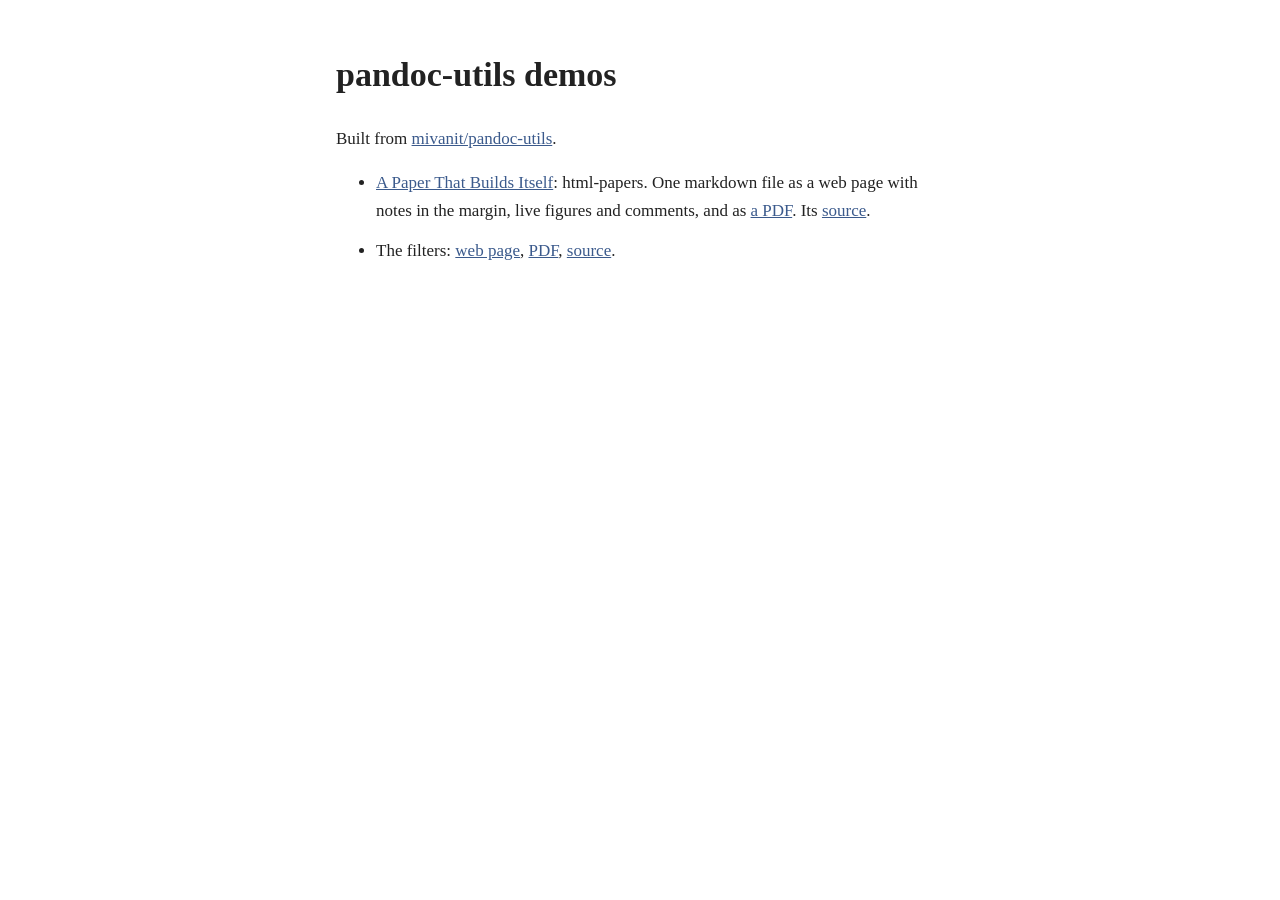
<file: docs/index.html>
<!doctype html>
<html lang="en">
	<head>
		<meta charset="utf-8" />
		<meta name="viewport" content="width=device-width, initial-scale=1" />
		<title>pandoc-utils demos</title>
		<style>
			body {
				font:
					17px/1.6 Georgia,
					serif;
				color: #222;
				max-width: 38rem;
				margin: 3rem auto;
				padding: 0 1rem;
			}
			a {
				color: #3b5a8c;
			}
			li {
				margin-bottom: 0.8rem;
			}
		</style>
	</head>
	<body>
		<h1>pandoc-utils demos</h1>
		<p>
			Built from
			<a href="https://github.com/mivanit/pandoc-utils">mivanit/pandoc-utils</a>.
		</p>
		<ul>
			<li>
				<a href="html-papers/">A Paper That Builds Itself</a>: html-papers. One markdown
				file as a web page with notes in the margin, live figures and comments, and as
				<a href="html-papers/paper.pdf">a PDF</a>. Its
				<a href="html-papers/paper.md">source</a>.
			</li>
			<li>
				The filters: <a href="demo.html">web page</a>, <a href="demo.pdf">PDF</a>,
				<a href="demo.md">source</a>.
			</li>
		</ul>
	</body>
</html>
</file>
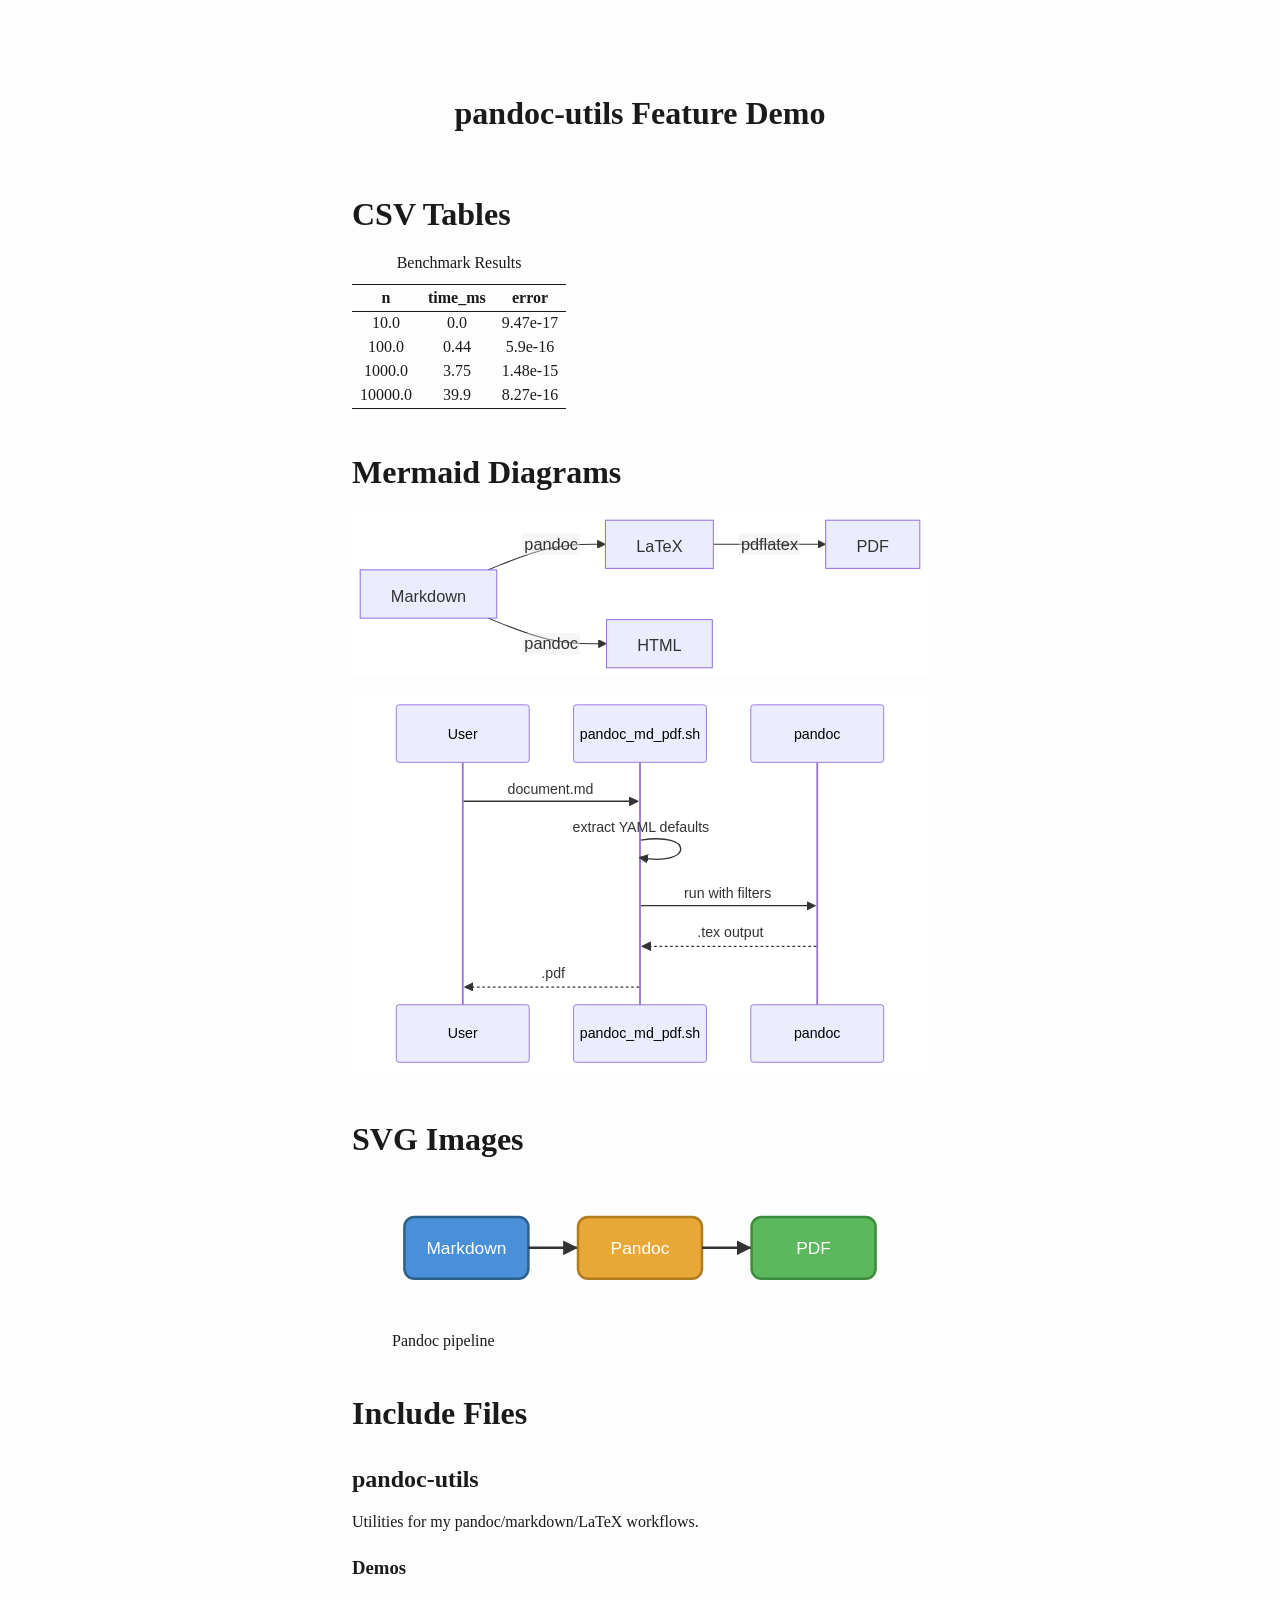
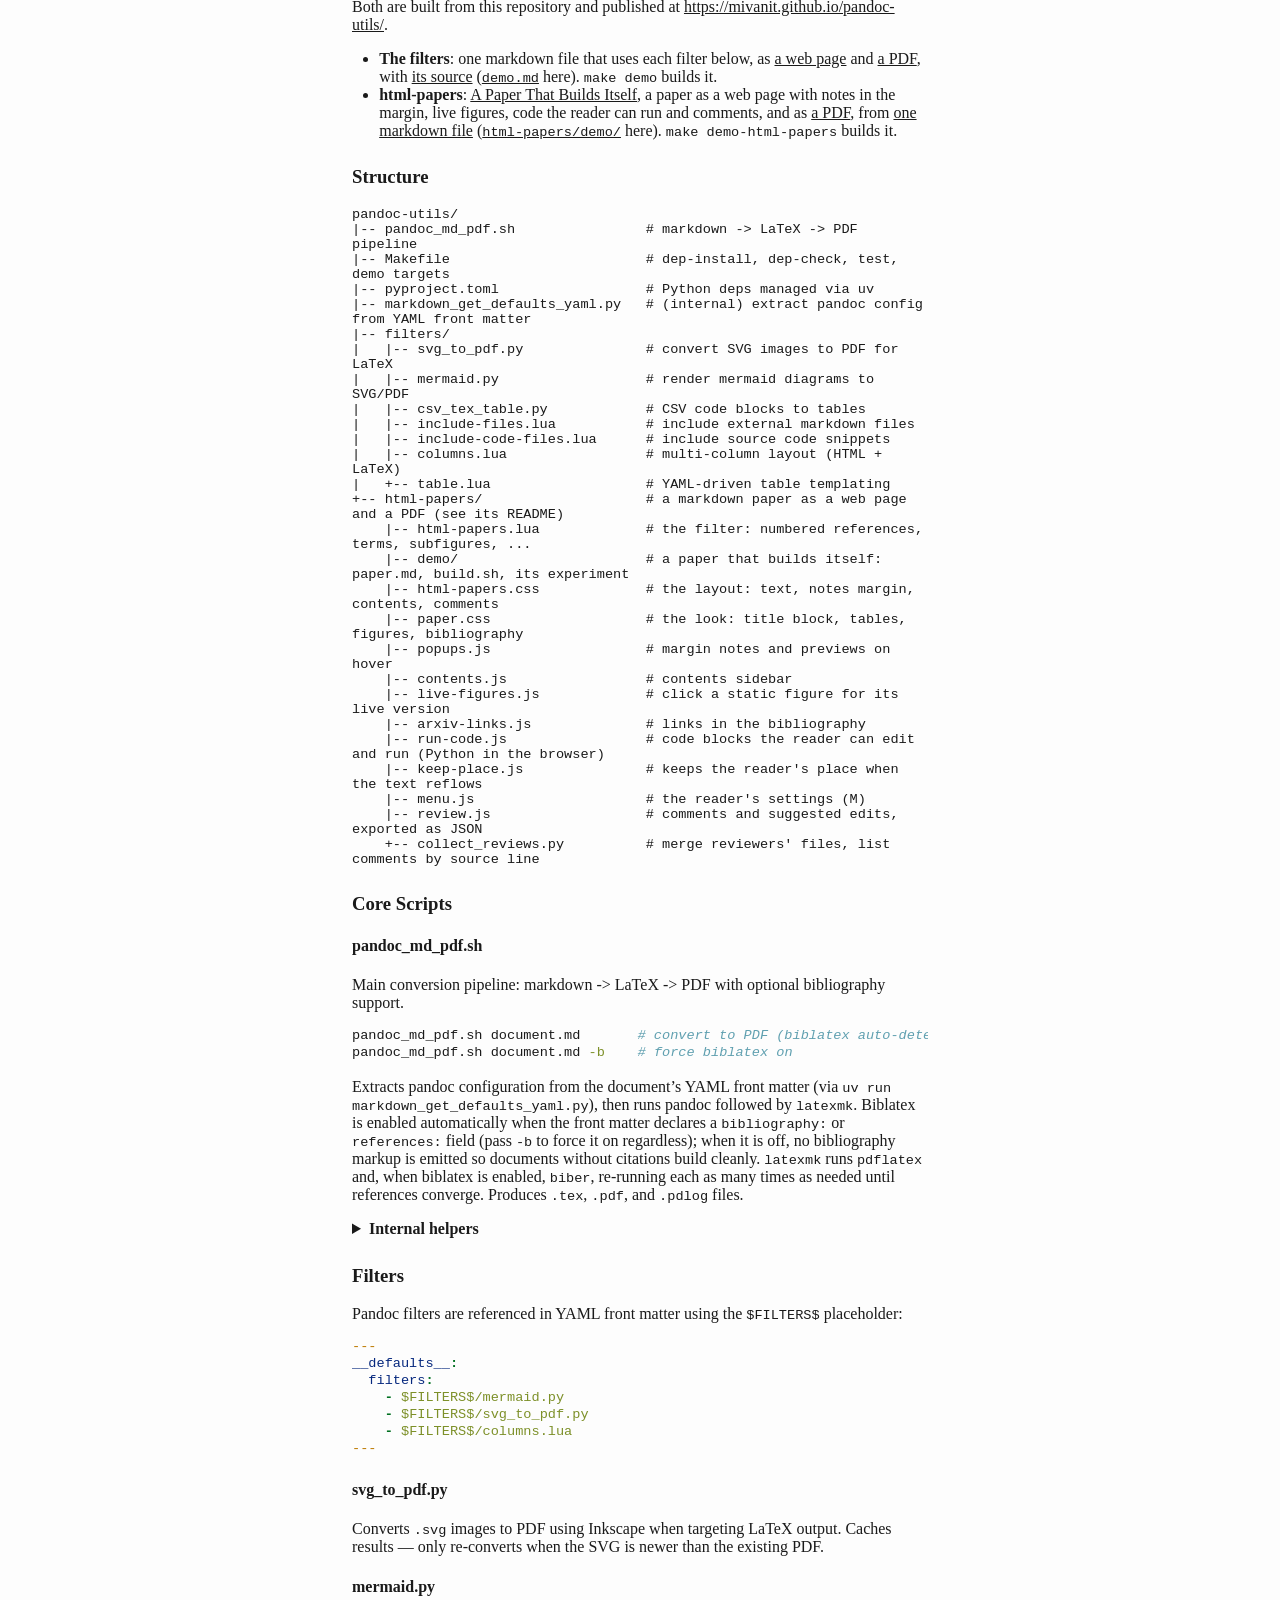
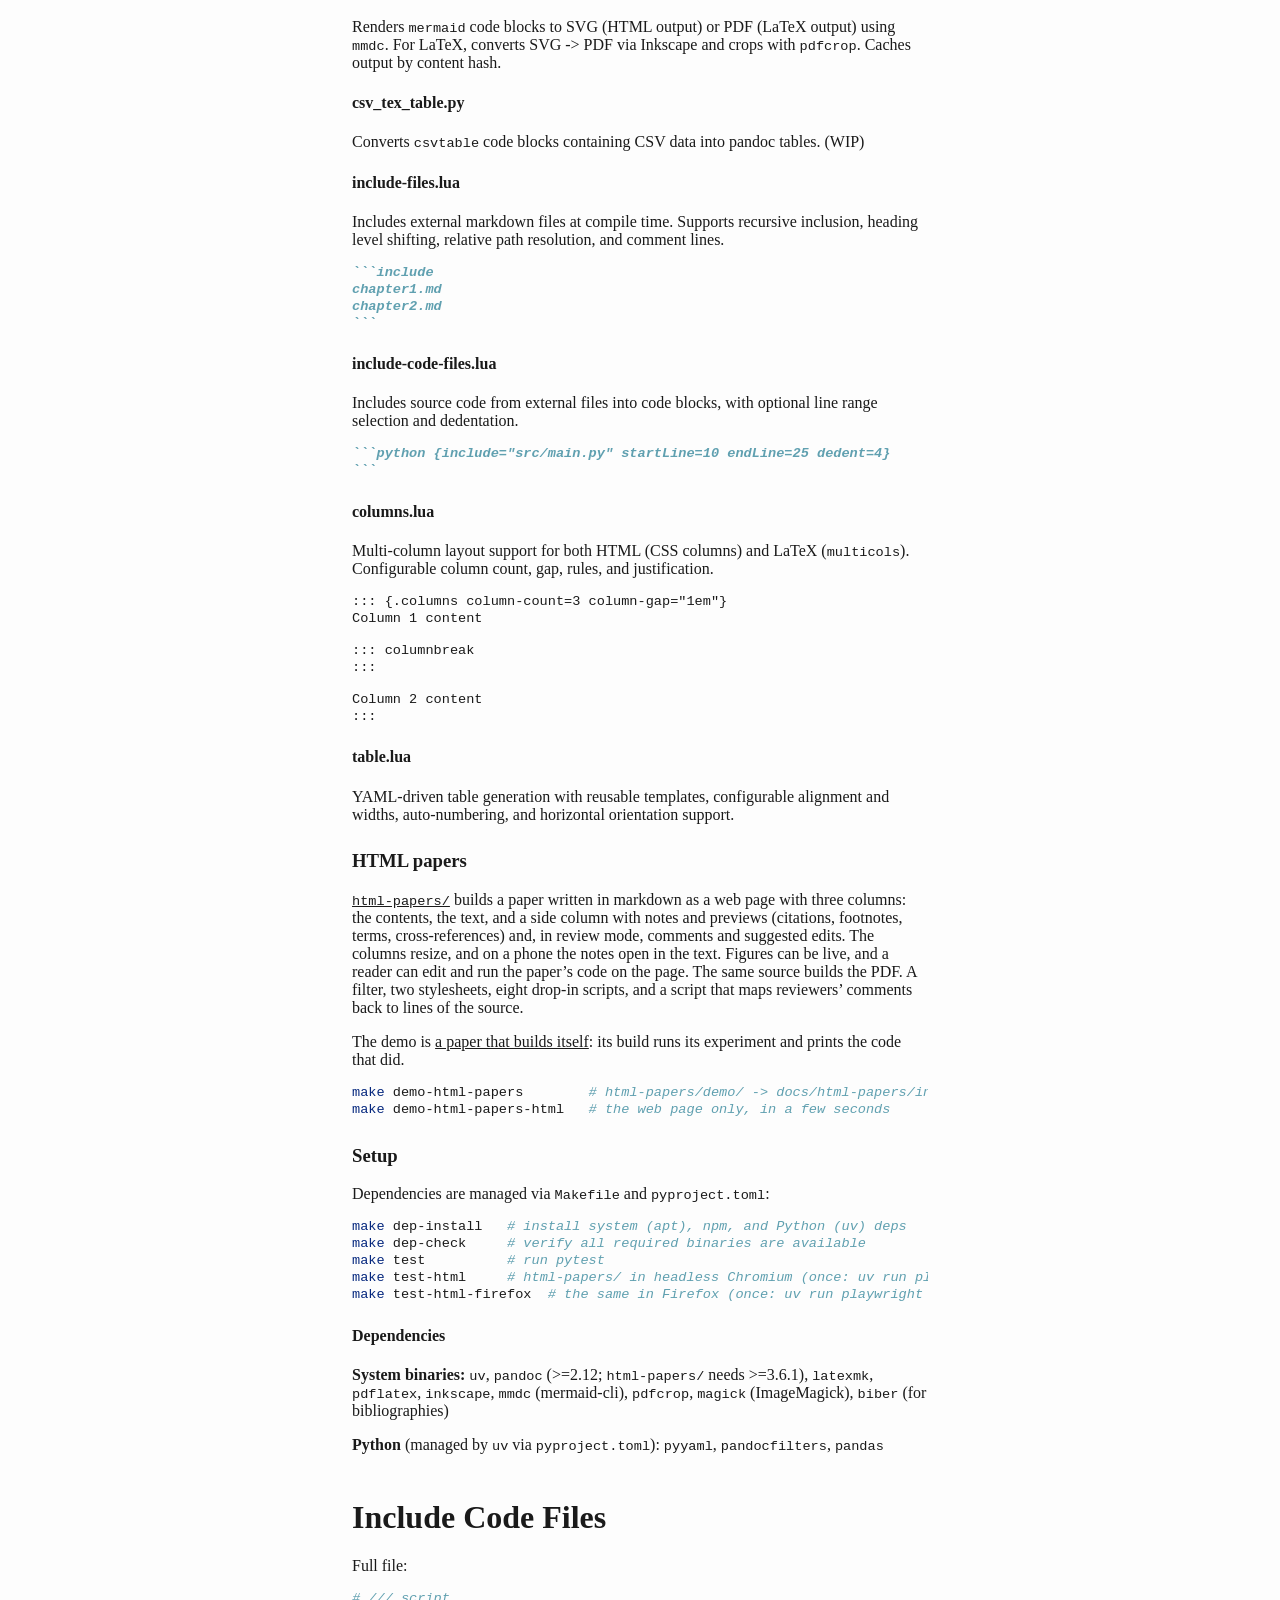
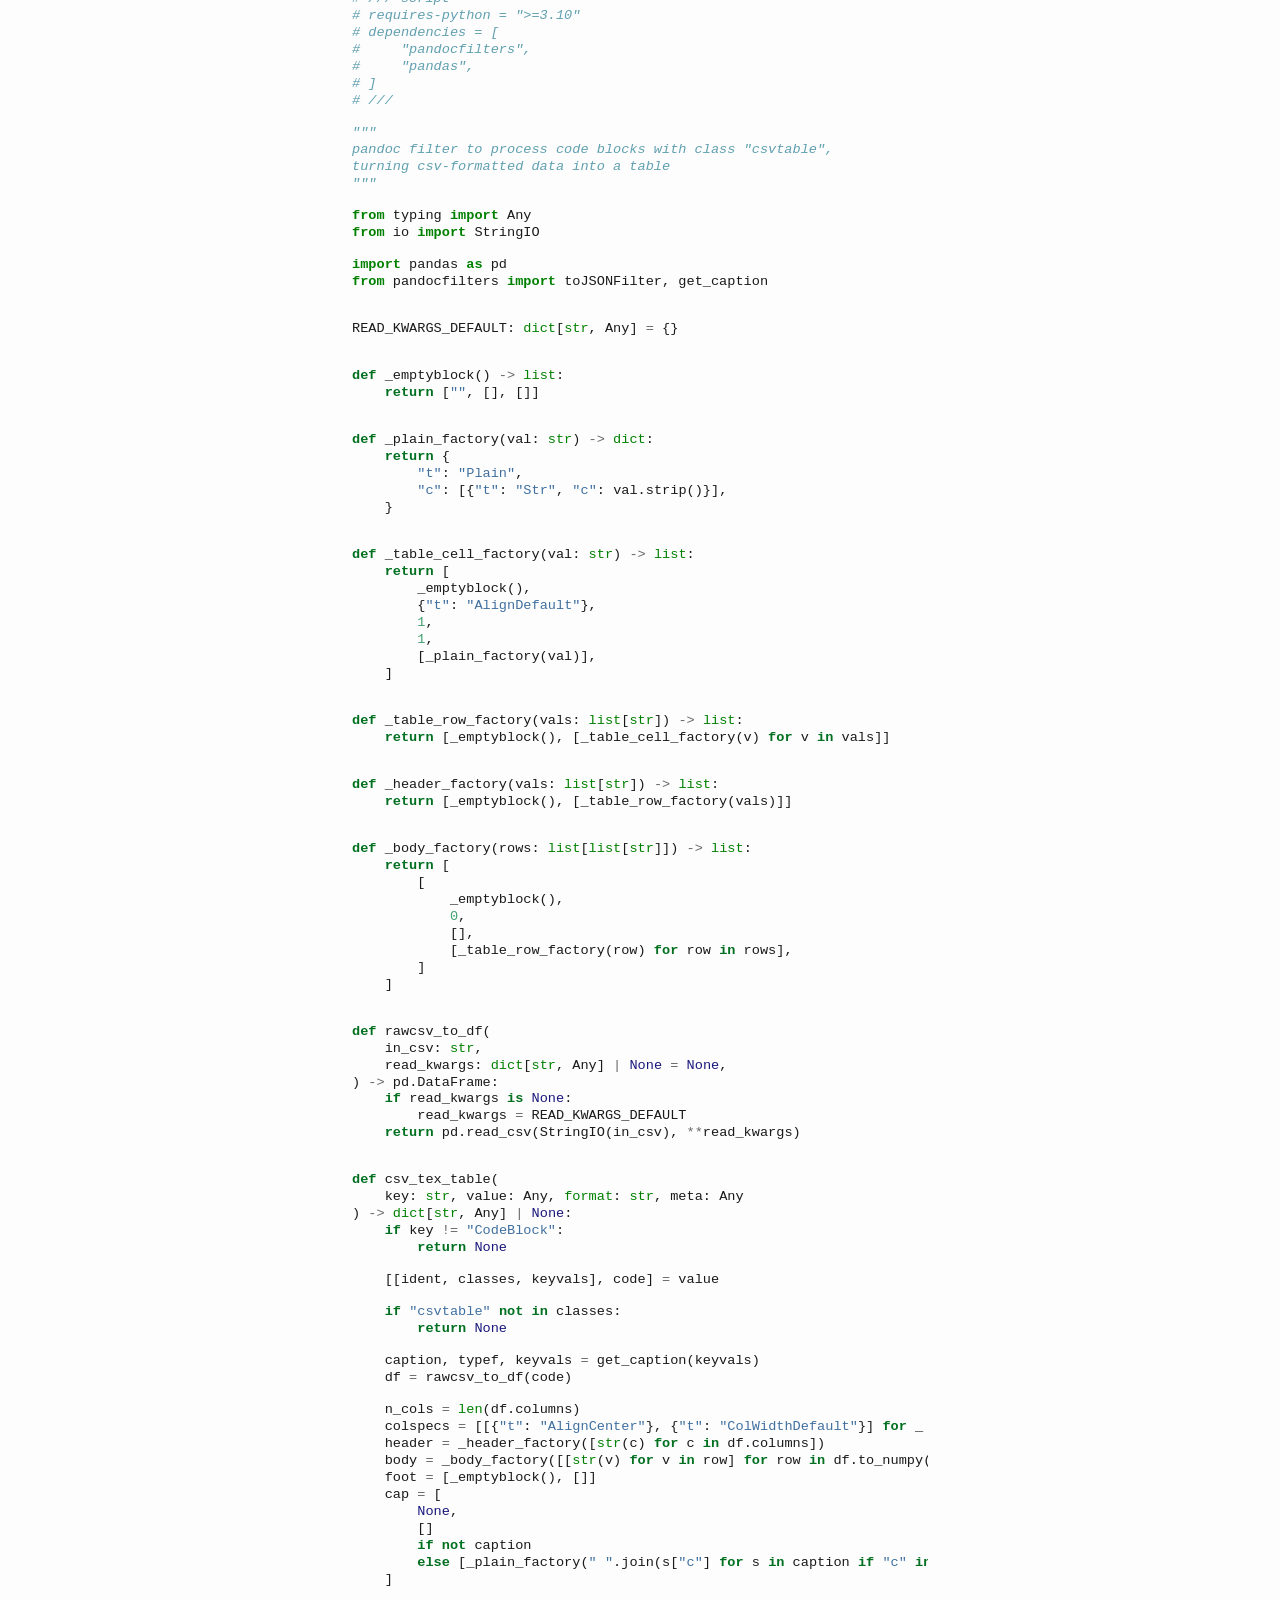
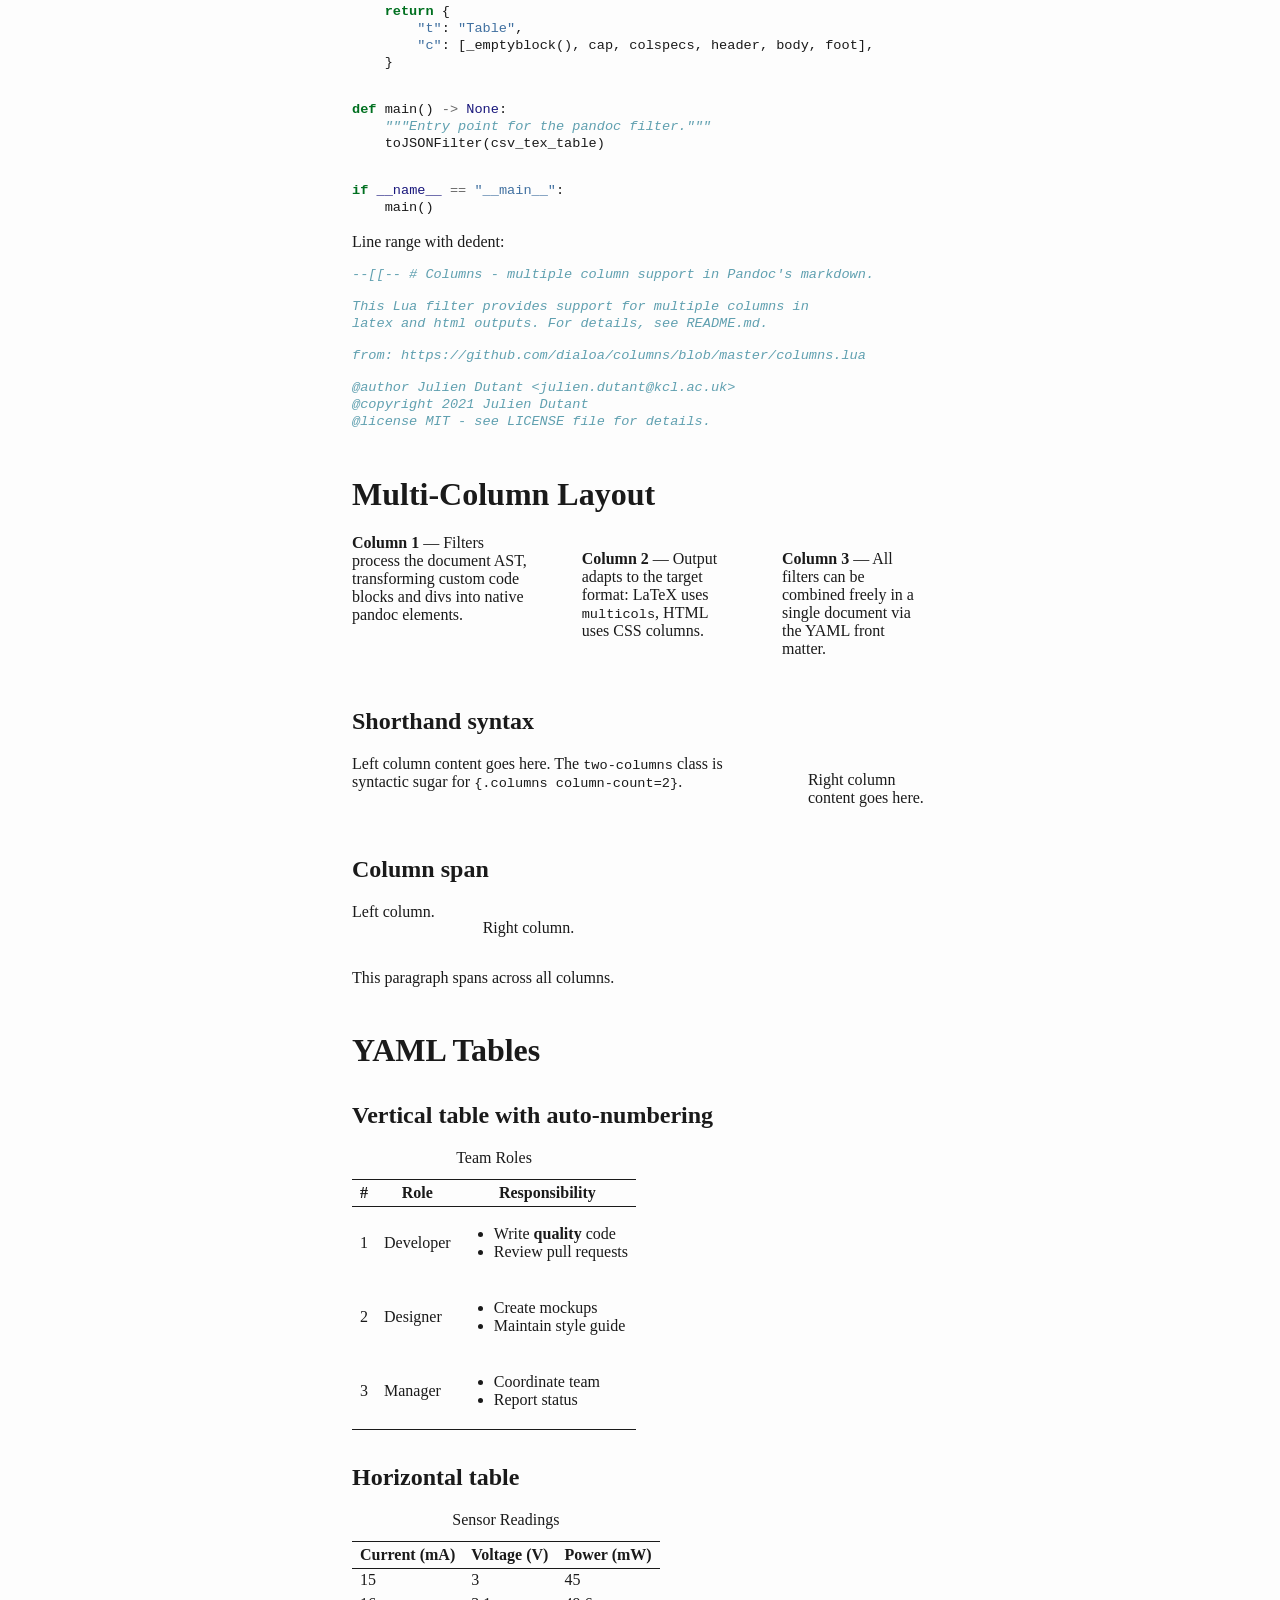
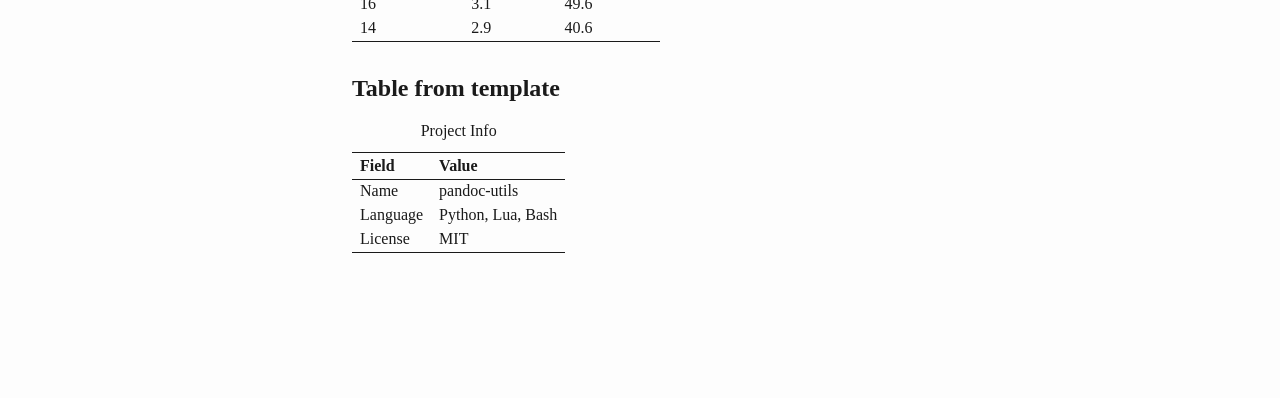
<file: docs/demo.html>
<!DOCTYPE html>
<html xmlns="http://www.w3.org/1999/xhtml" lang="" xml:lang="">
<head>
  <meta charset="utf-8" />
  <meta name="generator" content="pandoc" />
  <meta name="viewport" content="width=device-width, initial-scale=1.0, user-scalable=yes" />
  <title>pandoc-utils Feature Demo</title>
  <style>
    html {
      color: #1a1a1a;
      background-color: #fdfdfd;
    }
    body {
      margin: 0 auto;
      max-width: 36em;
      padding-left: 50px;
      padding-right: 50px;
      padding-top: 50px;
      padding-bottom: 50px;
      hyphens: auto;
      overflow-wrap: break-word;
      text-rendering: optimizeLegibility;
      font-kerning: normal;
    }
    @media (max-width: 600px) {
      body {
        font-size: 0.9em;
        padding: 12px;
      }
      h1 {
        font-size: 1.8em;
      }
    }
    @media print {
      html {
        background-color: white;
      }
      body {
        background-color: transparent;
        color: black;
        font-size: 12pt;
      }
      p, h2, h3 {
        orphans: 3;
        widows: 3;
      }
      h2, h3, h4 {
        page-break-after: avoid;
      }
    }
    p {
      margin: 1em 0;
    }
    a {
      color: #1a1a1a;
    }
    a:visited {
      color: #1a1a1a;
    }
    img {
      max-width: 100%;
    }
    svg {
      height: auto;
      max-width: 100%;
    }
    h1, h2, h3, h4, h5, h6 {
      margin-top: 1.4em;
    }
    h5, h6 {
      font-size: 1em;
      font-style: italic;
    }
    h6 {
      font-weight: normal;
    }
    ol, ul {
      padding-left: 1.7em;
      margin-top: 1em;
    }
    li > ol, li > ul {
      margin-top: 0;
    }
    blockquote {
      margin: 1em 0 1em 1.7em;
      padding-left: 1em;
      border-left: 2px solid #e6e6e6;
      color: #606060;
    }
    code {
      font-family: Menlo, Monaco, Consolas, 'Lucida Console', monospace;
      font-size: 85%;
      margin: 0;
      hyphens: manual;
    }
    pre {
      margin: 1em 0;
      overflow: auto;
    }
    pre code {
      padding: 0;
      overflow: visible;
      overflow-wrap: normal;
    }
    .sourceCode {
     background-color: transparent;
     overflow: visible;
    }
    hr {
      border: none;
      border-top: 1px solid #1a1a1a;
      height: 1px;
      margin: 1em 0;
    }
    table {
      margin: 1em 0;
      border-collapse: collapse;
      width: 100%;
      overflow-x: auto;
      display: block;
      font-variant-numeric: lining-nums tabular-nums;
    }
    table caption {
      margin-bottom: 0.75em;
    }
    tbody {
      margin-top: 0.5em;
      border-top: 1px solid #1a1a1a;
      border-bottom: 1px solid #1a1a1a;
    }
    th {
      border-top: 1px solid #1a1a1a;
      padding: 0.25em 0.5em 0.25em 0.5em;
    }
    td {
      padding: 0.125em 0.5em 0.25em 0.5em;
    }
    header {
      margin-bottom: 4em;
      text-align: center;
    }
    #TOC li {
      list-style: none;
    }
    #TOC ul {
      padding-left: 1.3em;
    }
    #TOC > ul {
      padding-left: 0;
    }
    #TOC a:not(:hover) {
      text-decoration: none;
    }
    code{white-space: pre-wrap;}
    span.smallcaps{font-variant: small-caps;}
    div.columns{display: flex; gap: min(4vw, 1.5em);}
    div.column{flex: auto; overflow-x: auto;}
    div.hanging-indent{margin-left: 1.5em; text-indent: -1.5em;}
    /* The extra [class] is a hack that increases specificity enough to
       override a similar rule in reveal.js */
    ul.task-list[class]{list-style: none;}
    ul.task-list li input[type="checkbox"] {
      font-size: inherit;
      width: 0.8em;
      margin: 0 0.8em 0.2em -1.6em;
      vertical-align: middle;
    }
    .display.math{display: block; text-align: center; margin: 0.5rem auto;}
    /* CSS for syntax highlighting */
    html { -webkit-text-size-adjust: 100%; }
    pre > code.sourceCode { white-space: pre; position: relative; }
    pre > code.sourceCode > span { display: inline-block; line-height: 1.25; }
    pre > code.sourceCode > span:empty { height: 1.2em; }
    .sourceCode { overflow: visible; }
    code.sourceCode > span { color: inherit; text-decoration: inherit; }
    div.sourceCode { margin: 1em 0; }
    pre.sourceCode { margin: 0; }
    @media screen {
    div.sourceCode { overflow: auto; }
    }
    @media print {
    pre > code.sourceCode { white-space: pre-wrap; }
    pre > code.sourceCode > span { text-indent: -5em; padding-left: 5em; }
    }
    pre.numberSource code
      { counter-reset: source-line 0; }
    pre.numberSource code > span
      { position: relative; left: -4em; counter-increment: source-line; }
    pre.numberSource code > span > a:first-child::before
      { content: counter(source-line);
        position: relative; left: -1em; text-align: right; vertical-align: baseline;
        border: none; display: inline-block;
        -webkit-touch-callout: none; -webkit-user-select: none;
        -khtml-user-select: none; -moz-user-select: none;
        -ms-user-select: none; user-select: none;
        padding: 0 4px; width: 4em;
        color: #aaaaaa;
      }
    pre.numberSource { margin-left: 3em; border-left: 1px solid #aaaaaa;  padding-left: 4px; }
    div.sourceCode
      {   }
    @media screen {
    pre > code.sourceCode > span > a:first-child::before { text-decoration: underline; }
    }
    code span.al { color: #ff0000; font-weight: bold; } /* Alert */
    code span.an { color: #60a0b0; font-weight: bold; font-style: italic; } /* Annotation */
    code span.at { color: #7d9029; } /* Attribute */
    code span.bn { color: #40a070; } /* BaseN */
    code span.bu { color: #008000; } /* BuiltIn */
    code span.cf { color: #007020; font-weight: bold; } /* ControlFlow */
    code span.ch { color: #4070a0; } /* Char */
    code span.cn { color: #880000; } /* Constant */
    code span.co { color: #60a0b0; font-style: italic; } /* Comment */
    code span.cv { color: #60a0b0; font-weight: bold; font-style: italic; } /* CommentVar */
    code span.do { color: #ba2121; font-style: italic; } /* Documentation */
    code span.dt { color: #902000; } /* DataType */
    code span.dv { color: #40a070; } /* DecVal */
    code span.er { color: #ff0000; font-weight: bold; } /* Error */
    code span.ex { } /* Extension */
    code span.fl { color: #40a070; } /* Float */
    code span.fu { color: #06287e; } /* Function */
    code span.im { color: #008000; font-weight: bold; } /* Import */
    code span.in { color: #60a0b0; font-weight: bold; font-style: italic; } /* Information */
    code span.kw { color: #007020; font-weight: bold; } /* Keyword */
    code span.op { color: #666666; } /* Operator */
    code span.ot { color: #007020; } /* Other */
    code span.pp { color: #bc7a00; } /* Preprocessor */
    code span.sc { color: #4070a0; } /* SpecialChar */
    code span.ss { color: #bb6688; } /* SpecialString */
    code span.st { color: #4070a0; } /* String */
    code span.va { color: #19177c; } /* Variable */
    code span.vs { color: #4070a0; } /* VerbatimString */
    code span.wa { color: #60a0b0; font-weight: bold; font-style: italic; } /* Warning */
  </style>
  <style>
  /* Styles added by the columns.lua pandoc filter */
    .columns :first-child {margin-top: 0;}
    .column-span + * {margin-top: 0;}
  </style>
</head>
<body>
<header id="title-block-header">
<h1 class="title">pandoc-utils Feature Demo</h1>
</header>
<div>
<h1 id="csv-tables">CSV Tables</h1>
<table>
<caption>Benchmark Results</caption>
<thead>
<tr>
<th style="text-align: center;">n</th>
<th style="text-align: center;">time_ms</th>
<th style="text-align: center;">error</th>
</tr>
</thead>
<tbody>
<tr>
<td style="text-align: center;">10.0</td>
<td style="text-align: center;">0.0</td>
<td style="text-align: center;">9.47e-17</td>
</tr>
<tr>
<td style="text-align: center;">100.0</td>
<td style="text-align: center;">0.44</td>
<td style="text-align: center;">5.9e-16</td>
</tr>
<tr>
<td style="text-align: center;">1000.0</td>
<td style="text-align: center;">3.75</td>
<td style="text-align: center;">1.48e-15</td>
</tr>
<tr>
<td style="text-align: center;">10000.0</td>
<td style="text-align: center;">39.9</td>
<td style="text-align: center;">8.27e-16</td>
</tr>
</tbody>
</table>
<h1 id="mermaid-diagrams">Mermaid Diagrams</h1>
<p><img
src="mermaid-images/eb89df5389d37301b76912c9a36e6c9216078328.svg" /></p>
<p><img
src="mermaid-images/6b7ed204e608e78bdb28298f700be677fc4b96f9.svg" /></p>
<h1 id="svg-images">SVG Images</h1>
<!-- svg_to_pdf.py converts SVG to PDF when targeting LaTeX; passes through for HTML -->
<figure>
<img src="demo_pipeline.svg" alt="Pandoc pipeline" />
<figcaption aria-hidden="true">Pandoc pipeline</figcaption>
</figure>
<h1 id="include-files">Include Files</h1>
<!-- include-files.lua: include external markdown at compile time -->
<h2 id="pandoc-utils">pandoc-utils</h2>
<p>Utilities for my pandoc/markdown/LaTeX workflows.</p>
<h3 id="demos">Demos</h3>
<p>Both are built from this repository and published at <a
href="https://mivanit.github.io/pandoc-utils/"
class="uri">https://mivanit.github.io/pandoc-utils/</a>.</p>
<ul>
<li><strong>The filters</strong>: one markdown file that uses each
filter below, as <a
href="https://mivanit.github.io/pandoc-utils/demo.html">a web page</a>
and <a href="https://mivanit.github.io/pandoc-utils/demo.pdf">a PDF</a>,
with <a href="https://mivanit.github.io/pandoc-utils/demo.md">its
source</a> (<a href="demo.md"><code>demo.md</code></a> here).
<code>make demo</code> builds it.</li>
<li><strong>html-papers</strong>: <a
href="https://mivanit.github.io/pandoc-utils/html-papers/">A Paper That
Builds Itself</a>, a paper as a web page with notes in the margin, live
figures, code the reader can run and comments, and as <a
href="https://mivanit.github.io/pandoc-utils/html-papers/paper.pdf">a
PDF</a>, from <a
href="https://mivanit.github.io/pandoc-utils/html-papers/paper.md">one
markdown file</a> (<a
href="https://github.com/mivanit/pandoc-utils/tree/main/html-papers/demo"><code>html-papers/demo/</code></a>
here). <code>make demo-html-papers</code> builds it.</li>
</ul>
<h3 id="structure">Structure</h3>
<pre><code>pandoc-utils/
|-- pandoc_md_pdf.sh                # markdown -&gt; LaTeX -&gt; PDF pipeline
|-- Makefile                        # dep-install, dep-check, test, demo targets
|-- pyproject.toml                  # Python deps managed via uv
|-- markdown_get_defaults_yaml.py   # (internal) extract pandoc config from YAML front matter
|-- filters/
|   |-- svg_to_pdf.py               # convert SVG images to PDF for LaTeX
|   |-- mermaid.py                  # render mermaid diagrams to SVG/PDF
|   |-- csv_tex_table.py            # CSV code blocks to tables
|   |-- include-files.lua           # include external markdown files
|   |-- include-code-files.lua      # include source code snippets
|   |-- columns.lua                 # multi-column layout (HTML + LaTeX)
|   +-- table.lua                   # YAML-driven table templating
+-- html-papers/                    # a markdown paper as a web page and a PDF (see its README)
    |-- html-papers.lua             # the filter: numbered references, terms, subfigures, ...
    |-- demo/                       # a paper that builds itself: paper.md, build.sh, its experiment
    |-- html-papers.css             # the layout: text, notes margin, contents, comments
    |-- paper.css                   # the look: title block, tables, figures, bibliography
    |-- popups.js                   # margin notes and previews on hover
    |-- contents.js                 # contents sidebar
    |-- live-figures.js             # click a static figure for its live version
    |-- arxiv-links.js              # links in the bibliography
    |-- run-code.js                 # code blocks the reader can edit and run (Python in the browser)
    |-- keep-place.js               # keeps the reader&#39;s place when the text reflows
    |-- menu.js                     # the reader&#39;s settings (M)
    |-- review.js                   # comments and suggested edits, exported as JSON
    +-- collect_reviews.py          # merge reviewers&#39; files, list comments by source line</code></pre>
<h3 id="core-scripts">Core Scripts</h3>
<h4 id="pandoc_md_pdf.sh">pandoc_md_pdf.sh</h4>
<p>Main conversion pipeline: markdown -&gt; LaTeX -&gt; PDF with
optional bibliography support.</p>
<div class="sourceCode" id="cb2"><pre
class="sourceCode bash"><code class="sourceCode bash"><span id="cb2-1"><a href="#cb2-1" aria-hidden="true" tabindex="-1"></a><span class="ex">pandoc_md_pdf.sh</span> document.md       <span class="co"># convert to PDF (biblatex auto-detected)</span></span>
<span id="cb2-2"><a href="#cb2-2" aria-hidden="true" tabindex="-1"></a><span class="ex">pandoc_md_pdf.sh</span> document.md <span class="at">-b</span>    <span class="co"># force biblatex on</span></span></code></pre></div>
<p>Extracts pandoc configuration from the document’s YAML front matter
(via <code>uv run markdown_get_defaults_yaml.py</code>), then runs
pandoc followed by <code>latexmk</code>. Biblatex is enabled
automatically when the front matter declares a
<code>bibliography:</code> or <code>references:</code> field (pass
<code>-b</code> to force it on regardless); when it is off, no
bibliography markup is emitted so documents without citations build
cleanly. <code>latexmk</code> runs <code>pdflatex</code> and, when
biblatex is enabled, <code>biber</code>, re-running each as many times
as needed until references converge. Produces <code>.tex</code>,
<code>.pdf</code>, and <code>.pdlog</code> files.</p>
<details>
<summary>
<b>Internal helpers</b>
</summary>
<ul>
<li><strong>markdown_get_defaults_yaml.py</strong> — Extracts pandoc
defaults from YAML front matter and writes a defaults file. Called
internally by <code>pandoc_md_pdf.sh</code>. Resolves the
<code>$FILTERS$</code> placeholder to the actual filters directory.</li>
</ul>
</details>
<h3 id="filters">Filters</h3>
<p>Pandoc filters are referenced in YAML front matter using the
<code>$FILTERS$</code> placeholder:</p>
<div class="sourceCode" id="cb3"><pre
class="sourceCode yaml"><code class="sourceCode yaml"><span id="cb3-1"><a href="#cb3-1" aria-hidden="true" tabindex="-1"></a><span class="pp">---</span></span>
<span id="cb3-2"><a href="#cb3-2" aria-hidden="true" tabindex="-1"></a><span class="fu">__defaults__</span><span class="kw">:</span></span>
<span id="cb3-3"><a href="#cb3-3" aria-hidden="true" tabindex="-1"></a><span class="at">  </span><span class="fu">filters</span><span class="kw">:</span></span>
<span id="cb3-4"><a href="#cb3-4" aria-hidden="true" tabindex="-1"></a><span class="at">    </span><span class="kw">-</span><span class="at"> $FILTERS$/mermaid.py</span></span>
<span id="cb3-5"><a href="#cb3-5" aria-hidden="true" tabindex="-1"></a><span class="at">    </span><span class="kw">-</span><span class="at"> $FILTERS$/svg_to_pdf.py</span></span>
<span id="cb3-6"><a href="#cb3-6" aria-hidden="true" tabindex="-1"></a><span class="at">    </span><span class="kw">-</span><span class="at"> $FILTERS$/columns.lua</span></span>
<span id="cb3-7"><a href="#cb3-7" aria-hidden="true" tabindex="-1"></a><span class="pp">---</span></span></code></pre></div>
<h4 id="svg_to_pdf.py">svg_to_pdf.py</h4>
<p>Converts <code>.svg</code> images to PDF using Inkscape when
targeting LaTeX output. Caches results — only re-converts when the SVG
is newer than the existing PDF.</p>
<h4 id="mermaid.py">mermaid.py</h4>
<p>Renders <code>mermaid</code> code blocks to SVG (HTML output) or PDF
(LaTeX output) using <code>mmdc</code>. For LaTeX, converts SVG -&gt;
PDF via Inkscape and crops with <code>pdfcrop</code>. Caches output by
content hash.</p>
<h4 id="csv_tex_table.py">csv_tex_table.py</h4>
<p>Converts <code>csvtable</code> code blocks containing CSV data into
pandoc tables. (WIP)</p>
<h4 id="include-files.lua">include-files.lua</h4>
<p>Includes external markdown files at compile time. Supports recursive
inclusion, heading level shifting, relative path resolution, and comment
lines.</p>
<div class="sourceCode" id="cb4"><pre
class="sourceCode markdown"><code class="sourceCode markdown"><span id="cb4-1"><a href="#cb4-1" aria-hidden="true" tabindex="-1"></a><span class="in">```include</span></span>
<span id="cb4-2"><a href="#cb4-2" aria-hidden="true" tabindex="-1"></a><span class="in">chapter1.md</span></span>
<span id="cb4-3"><a href="#cb4-3" aria-hidden="true" tabindex="-1"></a><span class="in">chapter2.md</span></span>
<span id="cb4-4"><a href="#cb4-4" aria-hidden="true" tabindex="-1"></a><span class="in">```</span></span></code></pre></div>
<h4 id="include-code-files.lua">include-code-files.lua</h4>
<p>Includes source code from external files into code blocks, with
optional line range selection and dedentation.</p>
<div class="sourceCode" id="cb5"><pre
class="sourceCode markdown"><code class="sourceCode markdown"><span id="cb5-1"><a href="#cb5-1" aria-hidden="true" tabindex="-1"></a><span class="in">```python {include=&quot;src/main.py&quot; startLine=10 endLine=25 dedent=4}</span></span>
<span id="cb5-2"><a href="#cb5-2" aria-hidden="true" tabindex="-1"></a><span class="in">```</span></span></code></pre></div>
<h4 id="columns.lua">columns.lua</h4>
<p>Multi-column layout support for both HTML (CSS columns) and LaTeX
(<code>multicols</code>). Configurable column count, gap, rules, and
justification.</p>
<div class="sourceCode" id="cb6"><pre
class="sourceCode markdown"><code class="sourceCode markdown"><span id="cb6-1"><a href="#cb6-1" aria-hidden="true" tabindex="-1"></a>::: {.columns column-count=3 column-gap=&quot;1em&quot;}</span>
<span id="cb6-2"><a href="#cb6-2" aria-hidden="true" tabindex="-1"></a>Column 1 content</span>
<span id="cb6-3"><a href="#cb6-3" aria-hidden="true" tabindex="-1"></a></span>
<span id="cb6-4"><a href="#cb6-4" aria-hidden="true" tabindex="-1"></a>::: columnbreak</span>
<span id="cb6-5"><a href="#cb6-5" aria-hidden="true" tabindex="-1"></a>:::</span>
<span id="cb6-6"><a href="#cb6-6" aria-hidden="true" tabindex="-1"></a></span>
<span id="cb6-7"><a href="#cb6-7" aria-hidden="true" tabindex="-1"></a>Column 2 content</span>
<span id="cb6-8"><a href="#cb6-8" aria-hidden="true" tabindex="-1"></a>:::</span></code></pre></div>
<h4 id="table.lua">table.lua</h4>
<p>YAML-driven table generation with reusable templates, configurable
alignment and widths, auto-numbering, and horizontal orientation
support.</p>
<h3 id="html-papers">HTML papers</h3>
<p><a href="html-papers/README.md"><code>html-papers/</code></a> builds
a paper written in markdown as a web page with three columns: the
contents, the text, and a side column with notes and previews
(citations, footnotes, terms, cross-references) and, in review mode,
comments and suggested edits. The columns resize, and on a phone the
notes open in the text. Figures can be live, and a reader can edit and
run the paper’s code on the page. The same source builds the PDF. A
filter, two stylesheets, eight drop-in scripts, and a script that maps
reviewers’ comments back to lines of the source.</p>
<p>The demo is <a
href="https://mivanit.github.io/pandoc-utils/html-papers/">a paper that
builds itself</a>: its build runs its experiment and prints the code
that did.</p>
<div class="sourceCode" id="cb7"><pre
class="sourceCode bash"><code class="sourceCode bash"><span id="cb7-1"><a href="#cb7-1" aria-hidden="true" tabindex="-1"></a><span class="fu">make</span> demo-html-papers        <span class="co"># html-papers/demo/ -&gt; docs/html-papers/index.html and paper.pdf</span></span>
<span id="cb7-2"><a href="#cb7-2" aria-hidden="true" tabindex="-1"></a><span class="fu">make</span> demo-html-papers-html   <span class="co"># the web page only, in a few seconds</span></span></code></pre></div>
<h3 id="setup">Setup</h3>
<p>Dependencies are managed via <code>Makefile</code> and
<code>pyproject.toml</code>:</p>
<div class="sourceCode" id="cb8"><pre
class="sourceCode bash"><code class="sourceCode bash"><span id="cb8-1"><a href="#cb8-1" aria-hidden="true" tabindex="-1"></a><span class="fu">make</span> dep-install   <span class="co"># install system (apt), npm, and Python (uv) deps</span></span>
<span id="cb8-2"><a href="#cb8-2" aria-hidden="true" tabindex="-1"></a><span class="fu">make</span> dep-check     <span class="co"># verify all required binaries are available</span></span>
<span id="cb8-3"><a href="#cb8-3" aria-hidden="true" tabindex="-1"></a><span class="fu">make</span> test          <span class="co"># run pytest</span></span>
<span id="cb8-4"><a href="#cb8-4" aria-hidden="true" tabindex="-1"></a><span class="fu">make</span> test-html     <span class="co"># html-papers/ in headless Chromium (once: uv run playwright install chromium)</span></span>
<span id="cb8-5"><a href="#cb8-5" aria-hidden="true" tabindex="-1"></a><span class="fu">make</span> test-html-firefox  <span class="co"># the same in Firefox (once: uv run playwright install firefox)</span></span></code></pre></div>
<h4 id="dependencies">Dependencies</h4>
<p><strong>System binaries:</strong> <code>uv</code>,
<code>pandoc</code> (&gt;=2.12; <code>html-papers/</code> needs
&gt;=3.6.1), <code>latexmk</code>, <code>pdflatex</code>,
<code>inkscape</code>, <code>mmdc</code> (mermaid-cli),
<code>pdfcrop</code>, <code>magick</code> (ImageMagick),
<code>biber</code> (for bibliographies)</p>
<p><strong>Python</strong> (managed by <code>uv</code> via
<code>pyproject.toml</code>): <code>pyyaml</code>,
<code>pandocfilters</code>, <code>pandas</code></p>
<h1 id="include-code-files">Include Code Files</h1>
<!-- include-code-files.lua: embed source code from external files -->
<p>Full file:</p>
<div class="sourceCode" id="cb9"><pre
class="sourceCode python"><code class="sourceCode python"><span id="cb9-1"><a href="#cb9-1" aria-hidden="true" tabindex="-1"></a><span class="co"># /// script</span></span>
<span id="cb9-2"><a href="#cb9-2" aria-hidden="true" tabindex="-1"></a><span class="co"># requires-python = &quot;&gt;=3.10&quot;</span></span>
<span id="cb9-3"><a href="#cb9-3" aria-hidden="true" tabindex="-1"></a><span class="co"># dependencies = [</span></span>
<span id="cb9-4"><a href="#cb9-4" aria-hidden="true" tabindex="-1"></a><span class="co">#     &quot;pandocfilters&quot;,</span></span>
<span id="cb9-5"><a href="#cb9-5" aria-hidden="true" tabindex="-1"></a><span class="co">#     &quot;pandas&quot;,</span></span>
<span id="cb9-6"><a href="#cb9-6" aria-hidden="true" tabindex="-1"></a><span class="co"># ]</span></span>
<span id="cb9-7"><a href="#cb9-7" aria-hidden="true" tabindex="-1"></a><span class="co"># ///</span></span>
<span id="cb9-8"><a href="#cb9-8" aria-hidden="true" tabindex="-1"></a></span>
<span id="cb9-9"><a href="#cb9-9" aria-hidden="true" tabindex="-1"></a><span class="co">&quot;&quot;&quot;</span></span>
<span id="cb9-10"><a href="#cb9-10" aria-hidden="true" tabindex="-1"></a><span class="co">pandoc filter to process code blocks with class &quot;csvtable&quot;,</span></span>
<span id="cb9-11"><a href="#cb9-11" aria-hidden="true" tabindex="-1"></a><span class="co">turning csv-formatted data into a table</span></span>
<span id="cb9-12"><a href="#cb9-12" aria-hidden="true" tabindex="-1"></a><span class="co">&quot;&quot;&quot;</span></span>
<span id="cb9-13"><a href="#cb9-13" aria-hidden="true" tabindex="-1"></a></span>
<span id="cb9-14"><a href="#cb9-14" aria-hidden="true" tabindex="-1"></a><span class="im">from</span> typing <span class="im">import</span> Any</span>
<span id="cb9-15"><a href="#cb9-15" aria-hidden="true" tabindex="-1"></a><span class="im">from</span> io <span class="im">import</span> StringIO</span>
<span id="cb9-16"><a href="#cb9-16" aria-hidden="true" tabindex="-1"></a></span>
<span id="cb9-17"><a href="#cb9-17" aria-hidden="true" tabindex="-1"></a><span class="im">import</span> pandas <span class="im">as</span> pd</span>
<span id="cb9-18"><a href="#cb9-18" aria-hidden="true" tabindex="-1"></a><span class="im">from</span> pandocfilters <span class="im">import</span> toJSONFilter, get_caption</span>
<span id="cb9-19"><a href="#cb9-19" aria-hidden="true" tabindex="-1"></a></span>
<span id="cb9-20"><a href="#cb9-20" aria-hidden="true" tabindex="-1"></a></span>
<span id="cb9-21"><a href="#cb9-21" aria-hidden="true" tabindex="-1"></a>READ_KWARGS_DEFAULT: <span class="bu">dict</span>[<span class="bu">str</span>, Any] <span class="op">=</span> {}</span>
<span id="cb9-22"><a href="#cb9-22" aria-hidden="true" tabindex="-1"></a></span>
<span id="cb9-23"><a href="#cb9-23" aria-hidden="true" tabindex="-1"></a></span>
<span id="cb9-24"><a href="#cb9-24" aria-hidden="true" tabindex="-1"></a><span class="kw">def</span> _emptyblock() <span class="op">-&gt;</span> <span class="bu">list</span>:</span>
<span id="cb9-25"><a href="#cb9-25" aria-hidden="true" tabindex="-1"></a>    <span class="cf">return</span> [<span class="st">&quot;&quot;</span>, [], []]</span>
<span id="cb9-26"><a href="#cb9-26" aria-hidden="true" tabindex="-1"></a></span>
<span id="cb9-27"><a href="#cb9-27" aria-hidden="true" tabindex="-1"></a></span>
<span id="cb9-28"><a href="#cb9-28" aria-hidden="true" tabindex="-1"></a><span class="kw">def</span> _plain_factory(val: <span class="bu">str</span>) <span class="op">-&gt;</span> <span class="bu">dict</span>:</span>
<span id="cb9-29"><a href="#cb9-29" aria-hidden="true" tabindex="-1"></a>    <span class="cf">return</span> {</span>
<span id="cb9-30"><a href="#cb9-30" aria-hidden="true" tabindex="-1"></a>        <span class="st">&quot;t&quot;</span>: <span class="st">&quot;Plain&quot;</span>,</span>
<span id="cb9-31"><a href="#cb9-31" aria-hidden="true" tabindex="-1"></a>        <span class="st">&quot;c&quot;</span>: [{<span class="st">&quot;t&quot;</span>: <span class="st">&quot;Str&quot;</span>, <span class="st">&quot;c&quot;</span>: val.strip()}],</span>
<span id="cb9-32"><a href="#cb9-32" aria-hidden="true" tabindex="-1"></a>    }</span>
<span id="cb9-33"><a href="#cb9-33" aria-hidden="true" tabindex="-1"></a></span>
<span id="cb9-34"><a href="#cb9-34" aria-hidden="true" tabindex="-1"></a></span>
<span id="cb9-35"><a href="#cb9-35" aria-hidden="true" tabindex="-1"></a><span class="kw">def</span> _table_cell_factory(val: <span class="bu">str</span>) <span class="op">-&gt;</span> <span class="bu">list</span>:</span>
<span id="cb9-36"><a href="#cb9-36" aria-hidden="true" tabindex="-1"></a>    <span class="cf">return</span> [</span>
<span id="cb9-37"><a href="#cb9-37" aria-hidden="true" tabindex="-1"></a>        _emptyblock(),</span>
<span id="cb9-38"><a href="#cb9-38" aria-hidden="true" tabindex="-1"></a>        {<span class="st">&quot;t&quot;</span>: <span class="st">&quot;AlignDefault&quot;</span>},</span>
<span id="cb9-39"><a href="#cb9-39" aria-hidden="true" tabindex="-1"></a>        <span class="dv">1</span>,</span>
<span id="cb9-40"><a href="#cb9-40" aria-hidden="true" tabindex="-1"></a>        <span class="dv">1</span>,</span>
<span id="cb9-41"><a href="#cb9-41" aria-hidden="true" tabindex="-1"></a>        [_plain_factory(val)],</span>
<span id="cb9-42"><a href="#cb9-42" aria-hidden="true" tabindex="-1"></a>    ]</span>
<span id="cb9-43"><a href="#cb9-43" aria-hidden="true" tabindex="-1"></a></span>
<span id="cb9-44"><a href="#cb9-44" aria-hidden="true" tabindex="-1"></a></span>
<span id="cb9-45"><a href="#cb9-45" aria-hidden="true" tabindex="-1"></a><span class="kw">def</span> _table_row_factory(vals: <span class="bu">list</span>[<span class="bu">str</span>]) <span class="op">-&gt;</span> <span class="bu">list</span>:</span>
<span id="cb9-46"><a href="#cb9-46" aria-hidden="true" tabindex="-1"></a>    <span class="cf">return</span> [_emptyblock(), [_table_cell_factory(v) <span class="cf">for</span> v <span class="kw">in</span> vals]]</span>
<span id="cb9-47"><a href="#cb9-47" aria-hidden="true" tabindex="-1"></a></span>
<span id="cb9-48"><a href="#cb9-48" aria-hidden="true" tabindex="-1"></a></span>
<span id="cb9-49"><a href="#cb9-49" aria-hidden="true" tabindex="-1"></a><span class="kw">def</span> _header_factory(vals: <span class="bu">list</span>[<span class="bu">str</span>]) <span class="op">-&gt;</span> <span class="bu">list</span>:</span>
<span id="cb9-50"><a href="#cb9-50" aria-hidden="true" tabindex="-1"></a>    <span class="cf">return</span> [_emptyblock(), [_table_row_factory(vals)]]</span>
<span id="cb9-51"><a href="#cb9-51" aria-hidden="true" tabindex="-1"></a></span>
<span id="cb9-52"><a href="#cb9-52" aria-hidden="true" tabindex="-1"></a></span>
<span id="cb9-53"><a href="#cb9-53" aria-hidden="true" tabindex="-1"></a><span class="kw">def</span> _body_factory(rows: <span class="bu">list</span>[<span class="bu">list</span>[<span class="bu">str</span>]]) <span class="op">-&gt;</span> <span class="bu">list</span>:</span>
<span id="cb9-54"><a href="#cb9-54" aria-hidden="true" tabindex="-1"></a>    <span class="cf">return</span> [</span>
<span id="cb9-55"><a href="#cb9-55" aria-hidden="true" tabindex="-1"></a>        [</span>
<span id="cb9-56"><a href="#cb9-56" aria-hidden="true" tabindex="-1"></a>            _emptyblock(),</span>
<span id="cb9-57"><a href="#cb9-57" aria-hidden="true" tabindex="-1"></a>            <span class="dv">0</span>,</span>
<span id="cb9-58"><a href="#cb9-58" aria-hidden="true" tabindex="-1"></a>            [],</span>
<span id="cb9-59"><a href="#cb9-59" aria-hidden="true" tabindex="-1"></a>            [_table_row_factory(row) <span class="cf">for</span> row <span class="kw">in</span> rows],</span>
<span id="cb9-60"><a href="#cb9-60" aria-hidden="true" tabindex="-1"></a>        ]</span>
<span id="cb9-61"><a href="#cb9-61" aria-hidden="true" tabindex="-1"></a>    ]</span>
<span id="cb9-62"><a href="#cb9-62" aria-hidden="true" tabindex="-1"></a></span>
<span id="cb9-63"><a href="#cb9-63" aria-hidden="true" tabindex="-1"></a></span>
<span id="cb9-64"><a href="#cb9-64" aria-hidden="true" tabindex="-1"></a><span class="kw">def</span> rawcsv_to_df(</span>
<span id="cb9-65"><a href="#cb9-65" aria-hidden="true" tabindex="-1"></a>    in_csv: <span class="bu">str</span>,</span>
<span id="cb9-66"><a href="#cb9-66" aria-hidden="true" tabindex="-1"></a>    read_kwargs: <span class="bu">dict</span>[<span class="bu">str</span>, Any] <span class="op">|</span> <span class="va">None</span> <span class="op">=</span> <span class="va">None</span>,</span>
<span id="cb9-67"><a href="#cb9-67" aria-hidden="true" tabindex="-1"></a>) <span class="op">-&gt;</span> pd.DataFrame:</span>
<span id="cb9-68"><a href="#cb9-68" aria-hidden="true" tabindex="-1"></a>    <span class="cf">if</span> read_kwargs <span class="kw">is</span> <span class="va">None</span>:</span>
<span id="cb9-69"><a href="#cb9-69" aria-hidden="true" tabindex="-1"></a>        read_kwargs <span class="op">=</span> READ_KWARGS_DEFAULT</span>
<span id="cb9-70"><a href="#cb9-70" aria-hidden="true" tabindex="-1"></a>    <span class="cf">return</span> pd.read_csv(StringIO(in_csv), <span class="op">**</span>read_kwargs)</span>
<span id="cb9-71"><a href="#cb9-71" aria-hidden="true" tabindex="-1"></a></span>
<span id="cb9-72"><a href="#cb9-72" aria-hidden="true" tabindex="-1"></a></span>
<span id="cb9-73"><a href="#cb9-73" aria-hidden="true" tabindex="-1"></a><span class="kw">def</span> csv_tex_table(</span>
<span id="cb9-74"><a href="#cb9-74" aria-hidden="true" tabindex="-1"></a>    key: <span class="bu">str</span>, value: Any, <span class="bu">format</span>: <span class="bu">str</span>, meta: Any</span>
<span id="cb9-75"><a href="#cb9-75" aria-hidden="true" tabindex="-1"></a>) <span class="op">-&gt;</span> <span class="bu">dict</span>[<span class="bu">str</span>, Any] <span class="op">|</span> <span class="va">None</span>:</span>
<span id="cb9-76"><a href="#cb9-76" aria-hidden="true" tabindex="-1"></a>    <span class="cf">if</span> key <span class="op">!=</span> <span class="st">&quot;CodeBlock&quot;</span>:</span>
<span id="cb9-77"><a href="#cb9-77" aria-hidden="true" tabindex="-1"></a>        <span class="cf">return</span> <span class="va">None</span></span>
<span id="cb9-78"><a href="#cb9-78" aria-hidden="true" tabindex="-1"></a></span>
<span id="cb9-79"><a href="#cb9-79" aria-hidden="true" tabindex="-1"></a>    [[ident, classes, keyvals], code] <span class="op">=</span> value</span>
<span id="cb9-80"><a href="#cb9-80" aria-hidden="true" tabindex="-1"></a></span>
<span id="cb9-81"><a href="#cb9-81" aria-hidden="true" tabindex="-1"></a>    <span class="cf">if</span> <span class="st">&quot;csvtable&quot;</span> <span class="kw">not</span> <span class="kw">in</span> classes:</span>
<span id="cb9-82"><a href="#cb9-82" aria-hidden="true" tabindex="-1"></a>        <span class="cf">return</span> <span class="va">None</span></span>
<span id="cb9-83"><a href="#cb9-83" aria-hidden="true" tabindex="-1"></a></span>
<span id="cb9-84"><a href="#cb9-84" aria-hidden="true" tabindex="-1"></a>    caption, typef, keyvals <span class="op">=</span> get_caption(keyvals)</span>
<span id="cb9-85"><a href="#cb9-85" aria-hidden="true" tabindex="-1"></a>    df <span class="op">=</span> rawcsv_to_df(code)</span>
<span id="cb9-86"><a href="#cb9-86" aria-hidden="true" tabindex="-1"></a></span>
<span id="cb9-87"><a href="#cb9-87" aria-hidden="true" tabindex="-1"></a>    n_cols <span class="op">=</span> <span class="bu">len</span>(df.columns)</span>
<span id="cb9-88"><a href="#cb9-88" aria-hidden="true" tabindex="-1"></a>    colspecs <span class="op">=</span> [[{<span class="st">&quot;t&quot;</span>: <span class="st">&quot;AlignCenter&quot;</span>}, {<span class="st">&quot;t&quot;</span>: <span class="st">&quot;ColWidthDefault&quot;</span>}] <span class="cf">for</span> _ <span class="kw">in</span> <span class="bu">range</span>(n_cols)]</span>
<span id="cb9-89"><a href="#cb9-89" aria-hidden="true" tabindex="-1"></a>    header <span class="op">=</span> _header_factory([<span class="bu">str</span>(c) <span class="cf">for</span> c <span class="kw">in</span> df.columns])</span>
<span id="cb9-90"><a href="#cb9-90" aria-hidden="true" tabindex="-1"></a>    body <span class="op">=</span> _body_factory([[<span class="bu">str</span>(v) <span class="cf">for</span> v <span class="kw">in</span> row] <span class="cf">for</span> row <span class="kw">in</span> df.to_numpy().tolist()])</span>
<span id="cb9-91"><a href="#cb9-91" aria-hidden="true" tabindex="-1"></a>    foot <span class="op">=</span> [_emptyblock(), []]</span>
<span id="cb9-92"><a href="#cb9-92" aria-hidden="true" tabindex="-1"></a>    cap <span class="op">=</span> [</span>
<span id="cb9-93"><a href="#cb9-93" aria-hidden="true" tabindex="-1"></a>        <span class="va">None</span>,</span>
<span id="cb9-94"><a href="#cb9-94" aria-hidden="true" tabindex="-1"></a>        []</span>
<span id="cb9-95"><a href="#cb9-95" aria-hidden="true" tabindex="-1"></a>        <span class="cf">if</span> <span class="kw">not</span> caption</span>
<span id="cb9-96"><a href="#cb9-96" aria-hidden="true" tabindex="-1"></a>        <span class="cf">else</span> [_plain_factory(<span class="st">&quot; &quot;</span>.join(s[<span class="st">&quot;c&quot;</span>] <span class="cf">for</span> s <span class="kw">in</span> caption <span class="cf">if</span> <span class="st">&quot;c&quot;</span> <span class="kw">in</span> s))],</span>
<span id="cb9-97"><a href="#cb9-97" aria-hidden="true" tabindex="-1"></a>    ]</span>
<span id="cb9-98"><a href="#cb9-98" aria-hidden="true" tabindex="-1"></a></span>
<span id="cb9-99"><a href="#cb9-99" aria-hidden="true" tabindex="-1"></a>    <span class="cf">return</span> {</span>
<span id="cb9-100"><a href="#cb9-100" aria-hidden="true" tabindex="-1"></a>        <span class="st">&quot;t&quot;</span>: <span class="st">&quot;Table&quot;</span>,</span>
<span id="cb9-101"><a href="#cb9-101" aria-hidden="true" tabindex="-1"></a>        <span class="st">&quot;c&quot;</span>: [_emptyblock(), cap, colspecs, header, body, foot],</span>
<span id="cb9-102"><a href="#cb9-102" aria-hidden="true" tabindex="-1"></a>    }</span>
<span id="cb9-103"><a href="#cb9-103" aria-hidden="true" tabindex="-1"></a></span>
<span id="cb9-104"><a href="#cb9-104" aria-hidden="true" tabindex="-1"></a></span>
<span id="cb9-105"><a href="#cb9-105" aria-hidden="true" tabindex="-1"></a><span class="kw">def</span> main() <span class="op">-&gt;</span> <span class="va">None</span>:</span>
<span id="cb9-106"><a href="#cb9-106" aria-hidden="true" tabindex="-1"></a>    <span class="co">&quot;&quot;&quot;Entry point for the pandoc filter.&quot;&quot;&quot;</span></span>
<span id="cb9-107"><a href="#cb9-107" aria-hidden="true" tabindex="-1"></a>    toJSONFilter(csv_tex_table)</span>
<span id="cb9-108"><a href="#cb9-108" aria-hidden="true" tabindex="-1"></a></span>
<span id="cb9-109"><a href="#cb9-109" aria-hidden="true" tabindex="-1"></a></span>
<span id="cb9-110"><a href="#cb9-110" aria-hidden="true" tabindex="-1"></a><span class="cf">if</span> <span class="va">__name__</span> <span class="op">==</span> <span class="st">&quot;__main__&quot;</span>:</span>
<span id="cb9-111"><a href="#cb9-111" aria-hidden="true" tabindex="-1"></a>    main()</span></code></pre></div>
<p>Line range with dedent:</p>
<div class="sourceCode" id="cb10" data-startFrom="1"><pre
class="sourceCode lua"><code class="sourceCode lua"><span id="cb10-1"><a href="#cb10-1" aria-hidden="true" tabindex="-1"></a><span class="co">--[[-- # Columns - multiple column support in Pandoc&#39;s markdown.</span></span>
<span id="cb10-2"><a href="#cb10-2" aria-hidden="true" tabindex="-1"></a></span>
<span id="cb10-3"><a href="#cb10-3" aria-hidden="true" tabindex="-1"></a><span class="co">This Lua filter provides support for multiple columns in</span></span>
<span id="cb10-4"><a href="#cb10-4" aria-hidden="true" tabindex="-1"></a><span class="co">latex and html outputs. For details, see README.md.</span></span>
<span id="cb10-5"><a href="#cb10-5" aria-hidden="true" tabindex="-1"></a></span>
<span id="cb10-6"><a href="#cb10-6" aria-hidden="true" tabindex="-1"></a><span class="co">from: https://github.com/dialoa/columns/blob/master/columns.lua</span></span>
<span id="cb10-7"><a href="#cb10-7" aria-hidden="true" tabindex="-1"></a></span>
<span id="cb10-8"><a href="#cb10-8" aria-hidden="true" tabindex="-1"></a><span class="co">@author Julien Dutant &lt;julien.dutant@kcl.ac.uk&gt;</span></span>
<span id="cb10-9"><a href="#cb10-9" aria-hidden="true" tabindex="-1"></a><span class="co">@copyright 2021 Julien Dutant</span></span>
<span id="cb10-10"><a href="#cb10-10" aria-hidden="true" tabindex="-1"></a><span class="co">@license MIT - see LICENSE file for details.</span></span></code></pre></div>
<h1 id="multi-column-layout">Multi-Column Layout</h1>
<div class="columns" style="column-count: 3 ;; column-gap: 1.5em ;">
<p><strong>Column 1</strong> — Filters process the document AST,
transforming custom code blocks and divs into native pandoc
elements.</p><div style="break-after: column ;">

</div><p><strong>Column 2</strong> — Output adapts to the target format:
LaTeX uses <code>multicols</code>, HTML uses CSS columns.</p><div
style="break-after: column ;">

</div><p><strong>Column 3</strong> — All filters can be combined freely
in a single document via the YAML front matter.</p>
</div>
<h2 id="shorthand-syntax">Shorthand syntax</h2>
<div class="columns" style="column-count: 2 ;">
<p>Left column content goes here. The <code>two-columns</code> class is
syntactic sugar for <code>{.columns column-count=2}</code>.</p><div
style="break-after: column ;">

</div><p>Right column content goes here.</p>
</div>
<h2 id="column-span">Column span</h2>
<div class="columns" style="column-count: 2 ;">
<p>Left column.</p><div style="break-after: column ;">

</div><p>Right column.</p>
</div>
<div class="column-span-to-be-processed">
<p>This paragraph spans across all columns.</p>
</div>
<h1 id="yaml-tables">YAML Tables</h1>
<h2 id="vertical-table-with-auto-numbering">Vertical table with
auto-numbering</h2>
<div id="tbl:team" class="table">
<table>
<caption>Team Roles</caption>
<thead>
<tr>
<th style="text-align: right;">#</th>
<th>Role</th>
<th>Responsibility</th>
</tr>
</thead>
<tbody>
<tr>
<td style="text-align: right;">1</td>
<td>Developer</td>
<td><ul>
<li>Write <strong>quality</strong> code</li>
<li>Review pull requests</li>
</ul></td>
</tr>
<tr>
<td style="text-align: right;">2</td>
<td>Designer</td>
<td><ul>
<li>Create mockups</li>
<li>Maintain style guide</li>
</ul></td>
</tr>
<tr>
<td style="text-align: right;">3</td>
<td>Manager</td>
<td><ul>
<li>Coordinate team</li>
<li>Report status</li>
</ul></td>
</tr>
</tbody>
</table>
</div>
<h2 id="horizontal-table">Horizontal table</h2>
<div id="tbl:measurements" class="table horizontal">
<table>
<caption>Sensor Readings</caption>
<thead>
<tr>
<th>Current (mA)</th>
<th>Voltage (V)</th>
<th>Power (mW)</th>
</tr>
</thead>
<tbody>
<tr>
<td>15</td>
<td>3</td>
<td>45</td>
</tr>
<tr>
<td>16</td>
<td>3.1</td>
<td>49.6</td>
</tr>
<tr>
<td>14</td>
<td>2.9</td>
<td>40.6</td>
</tr>
</tbody>
</table>
</div>
<h2 id="table-from-template">Table from template</h2>
<!-- Template "card" is defined in the YAML front matter metadata -->
<div id="tbl:project" class="table">
<table>
<caption>Project Info</caption>
<thead>
<tr>
<th style="text-align: left;">Field</th>
<th style="text-align: left;">Value</th>
</tr>
</thead>
<tbody>
<tr>
<td style="text-align: left;">Name</td>
<td style="text-align: left;">pandoc-utils</td>
</tr>
<tr>
<td style="text-align: left;">Language</td>
<td style="text-align: left;">Python, Lua, Bash</td>
</tr>
<tr>
<td style="text-align: left;">License</td>
<td style="text-align: left;">MIT</td>
</tr>
</tbody>
</table>
</div>
</div>
</body>
</html>
</file>
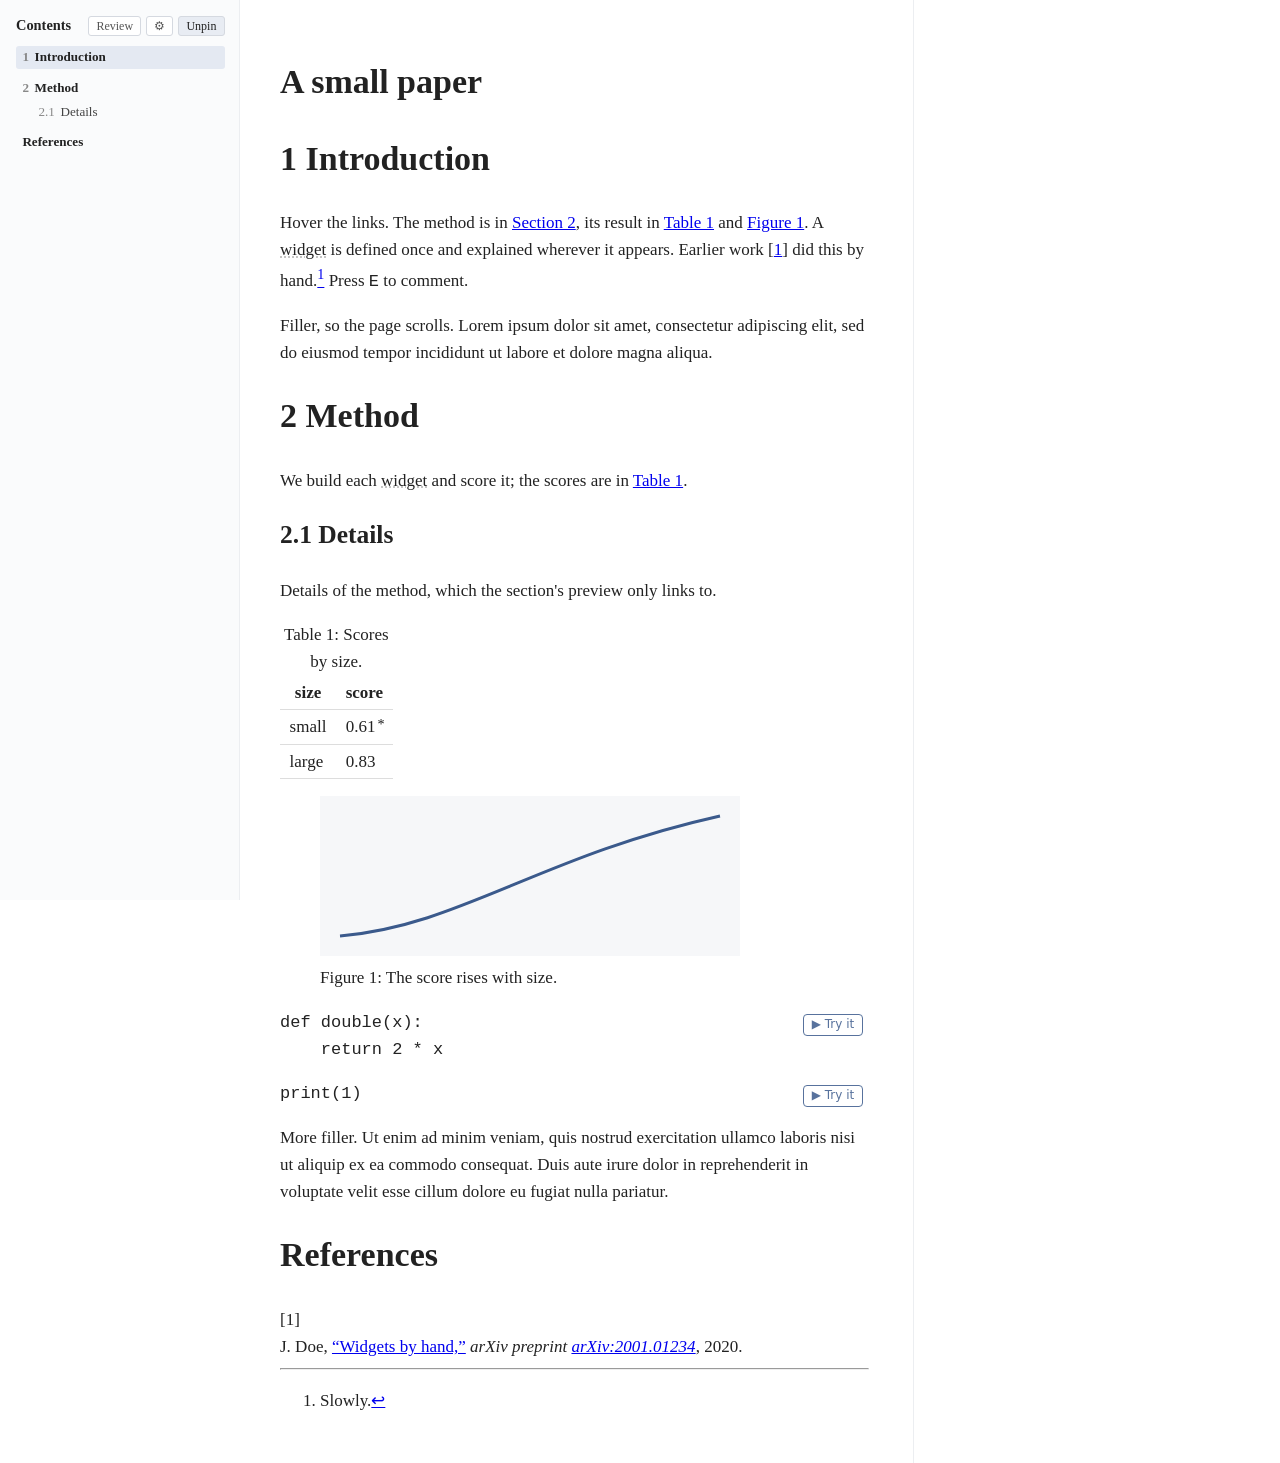
<file: html-papers/tests/paper-fixture.html>
<!doctype html>
<html lang="en">
	<head>
		<meta charset="utf-8" />
		<meta name="viewport" content="width=device-width, initial-scale=1" />
		<title>html-papers demo</title>
		<meta name="review-doc-version" content="demo" />
		<link rel="stylesheet" href="../html-papers.css" />
		<style>
			/* the page's own: type and colour only */
			body {
				font:
					17px/1.6 Georgia,
					serif;
				color: #222;
			}
			a.term {
				color: inherit;
				text-decoration: underline dotted #bbb;
			}
			table {
				border-collapse: collapse;
			}
			img {
				max-width: 100%;
				height: auto;
			}
			th,
			td {
				padding: 0.2rem 0.6rem;
				border-bottom: 1px solid #ddd;
			}
		</style>
		<script src="../arxiv-links.js" defer></script>
		<script src="../popups.js" defer></script>
		<script src="../contents.js" defer></script>
		<script src="../live-figures.js" defer></script>
		<script src="../run-code.js" defer></script>
		<script src="../keep-place.js" defer></script>
		<script src="../review.js" defer></script>
		<script src="../menu.js" defer></script>
	</head>
	<body>
		<!-- written by hand in the shape pandoc gives (--number-sections --citeproc), so the
		     demo needs no build: headings with ids and section numbers, citations, a
		     bibliography, footnotes, a term, a table note, a figure -->
		<header id="title-block-header">
			<h1 class="title">A small paper</h1>
		</header>
		<h1 data-number="1" id="sec:intro">
			<span class="header-section-number">1</span> Introduction
		</h1>
		<p id="p-intro">
			Hover the links. The method is in
			<a id="ref-method" href="#sec:method">Section 2</a>, its result in
			<a id="ref-table" href="#tab:scores">Table 1</a> and
			<a id="ref-fig" href="#fig:curve">Figure 1</a>. A
			<a
				id="term-widget"
				href="#sec:method"
				class="term"
				title="A small part that does one thing."
				>widget</a
			>
			is defined once and explained wherever it appears. Earlier work
			<span id="cite-one" class="citation" data-cites="doe2020"
				>[<a href="#ref-doe2020">1</a>]</span
			>
			did this by hand.<a
				href="#fn1"
				class="footnote-ref"
				id="fnref1"
				role="doc-noteref"
				><sup>1</sup></a
			>
			Press <kbd>E</kbd> to comment.
		</p>
		<p>
			Filler, so the page scrolls. Lorem ipsum dolor sit amet, consectetur
			adipiscing elit, sed do eiusmod tempor incididunt ut labore et
			dolore magna aliqua.
		</p>
		<h1 data-number="2" id="sec:method">
			<span class="header-section-number">2</span> Method
		</h1>
		<p>
			We build each
			<a
				href="#sec:method"
				class="term"
				title="A small part that does one thing."
				>widget</a
			>
			and score it; the scores are in
			<a id="inner-ref" href="#tab:scores">Table 1</a>.
		</p>
		<h2 data-number="2.1" id="sec:details">
			<span class="header-section-number">2.1</span> Details
		</h2>
		<p>Details of the method, which the section's preview only links to.</p>
		<table id="tab:scores">
			<caption>
				Table 1: Scores by size.
			</caption>
			<thead>
				<tr>
					<th>size</th>
					<th>score</th>
				</tr>
			</thead>
			<tbody>
				<tr>
					<td>small</td>
					<td id="cell-noted">
						0.61<span class="cell-note"
							><sup>*</sup
							><span class="cell-note-body" hidden
								>One run only.</span
							></span
						>
					</td>
				</tr>
				<tr>
					<td>large</td>
					<td>0.83</td>
				</tr>
			</tbody>
		</table>
		<figure id="fig:curve">
			<img
				alt="A rising curve"
				width="420"
				height="160"
				src="data:image/svg+xml,%3Csvg xmlns='http://www.w3.org/2000/svg' viewBox='0 0 420 160'%3E%3Crect width='420' height='160' fill='%23f6f7f9'/%3E%3Cpath d='M20 140 C140 130 220 60 400 20' fill='none' stroke='%233b5a8c' stroke-width='3'/%3E%3C/svg%3E"
			/>
			<figcaption>Figure 1: The score rises with size.</figcaption>
		</figure>
		<!-- code that runs, as html-papers.lua writes it: one block with a driver, a data file
		     and a renderer, one that runs its own code and shows the output as printed -->
		<div class="run-block" id="run-one">
			<pre><code>def double(x):
    return 2 * x</code></pre>
			<script type="application/json" class="run-data">
				{"main": "driver.py", "files": [{"name": "driver.py", "text": "print(input())\n"}, {"name": "lib/data.txt", "text": "one two\n"}], "stdin": "hello", "render": "run-render-fixture.js"}
			</script>
		</div>
		<div class="run-block" id="run-two">
			<pre><code>print(1)</code></pre>
			<script type="application/json" class="run-data">
				{"main": "main.py", "files": [{"name": "main.py", "text": "print(1)\n"}], "stdin": "", "packages": ["cowsay"]}
			</script>
		</div>
		<p>
			More filler. Ut enim ad minim veniam, quis nostrud exercitation
			ullamco laboris nisi ut aliquip ex ea commodo consequat. Duis aute
			irure dolor in reprehenderit in voluptate velit esse cillum dolore
			eu fugiat nulla pariatur.
		</p>
		<h1 class="unnumbered" id="bibliography">References</h1>
		<div id="refs" class="references csl-bib-body" role="list">
			<div id="ref-doe2020" class="csl-entry" role="listitem">
				<div class="csl-left-margin">[1]</div>
				<div class="csl-right-inline">
					J. Doe, <span>“Widgets by hand,”</span>
					<em>arXiv preprint arXiv:2001.01234</em>, 2020.
				</div>
			</div>
		</div>
		<section id="footnotes" class="footnotes" role="doc-endnotes">
			<hr />
			<ol>
				<li id="fn1">
					<p>
						Slowly.<a
							href="#fnref1"
							class="footnote-back"
							role="doc-backlink"
							>↩︎</a
						>
					</p>
				</li>
			</ol>
		</section>
	</body>
</html>
</file>
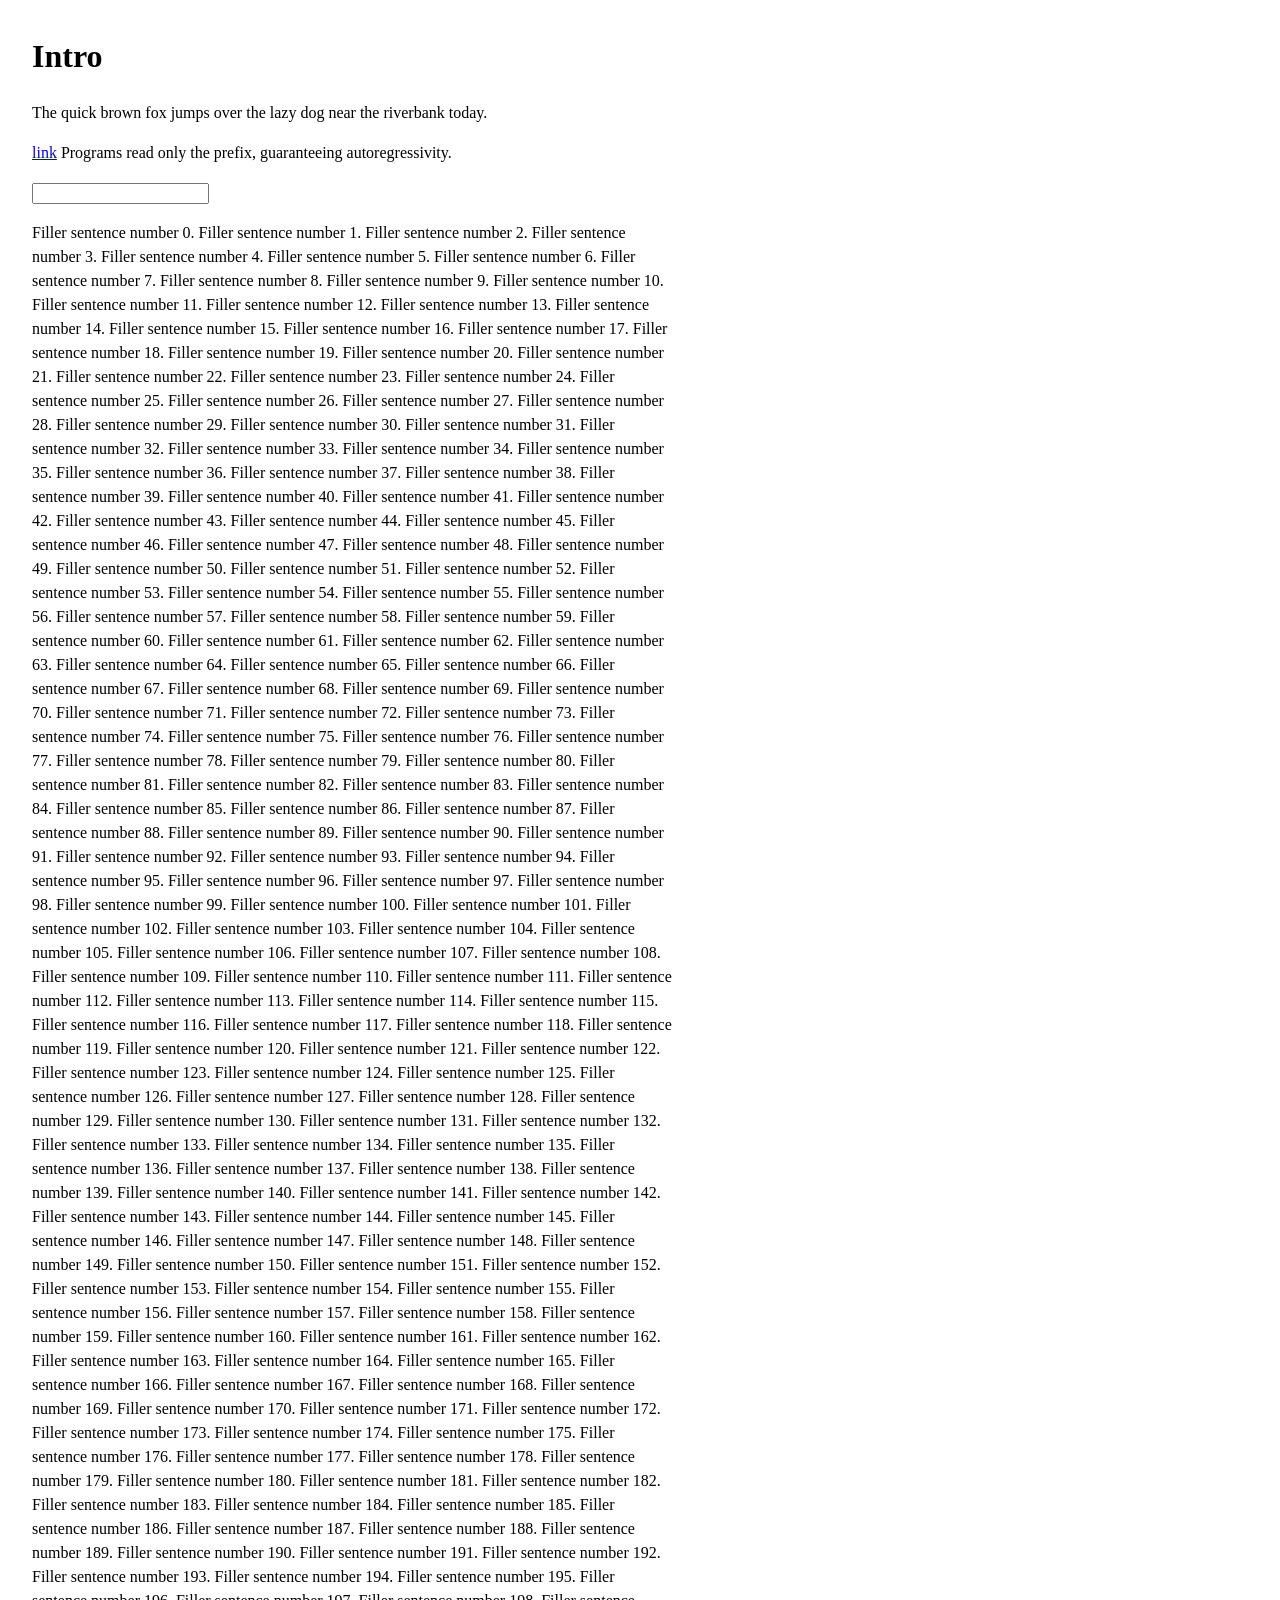
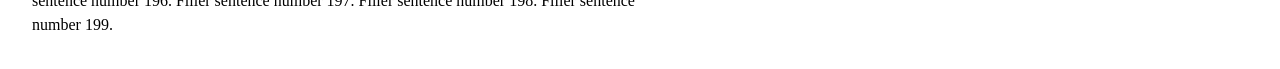
<file: html-papers/tests/review-fixture.html>
<!doctype html>
<html>
	<head>
		<meta charset="utf-8" />
		<title>Review fixture</title>
		<meta name="review-doc-version" content="abc123" />
		<style>
			body {
				max-width: 40rem;
				margin: 2rem;
				font: 16px/1.5 serif;
			}
		</style>
	</head>
	<body>
		<!-- driven by test_review_typing.py: real keystrokes, which an in-page test cannot send -->
		<h1 id="top">Intro</h1>
		<p id="fox">
			The quick brown fox jumps over the lazy dog near the riverbank
			today.
		</p>
		<p id="prog">
			<a id="lnk" href="#top">link</a> Programs read only the prefix,
			guaranteeing autoregressivity.
		</p>
		<input id="field" aria-label="A field of the page's own" />
		<p id="filler"></p>
		<script>
			document.querySelector("#filler").textContent = Array.from(
				{ length: 200 },
				(_, i) => `Filler sentence number ${i}.`,
			).join(" ");
		</script>
		<script
			src="../review.js"
			data-review-email="me@example.org"
		></script>
	</body>
</html>
</file>
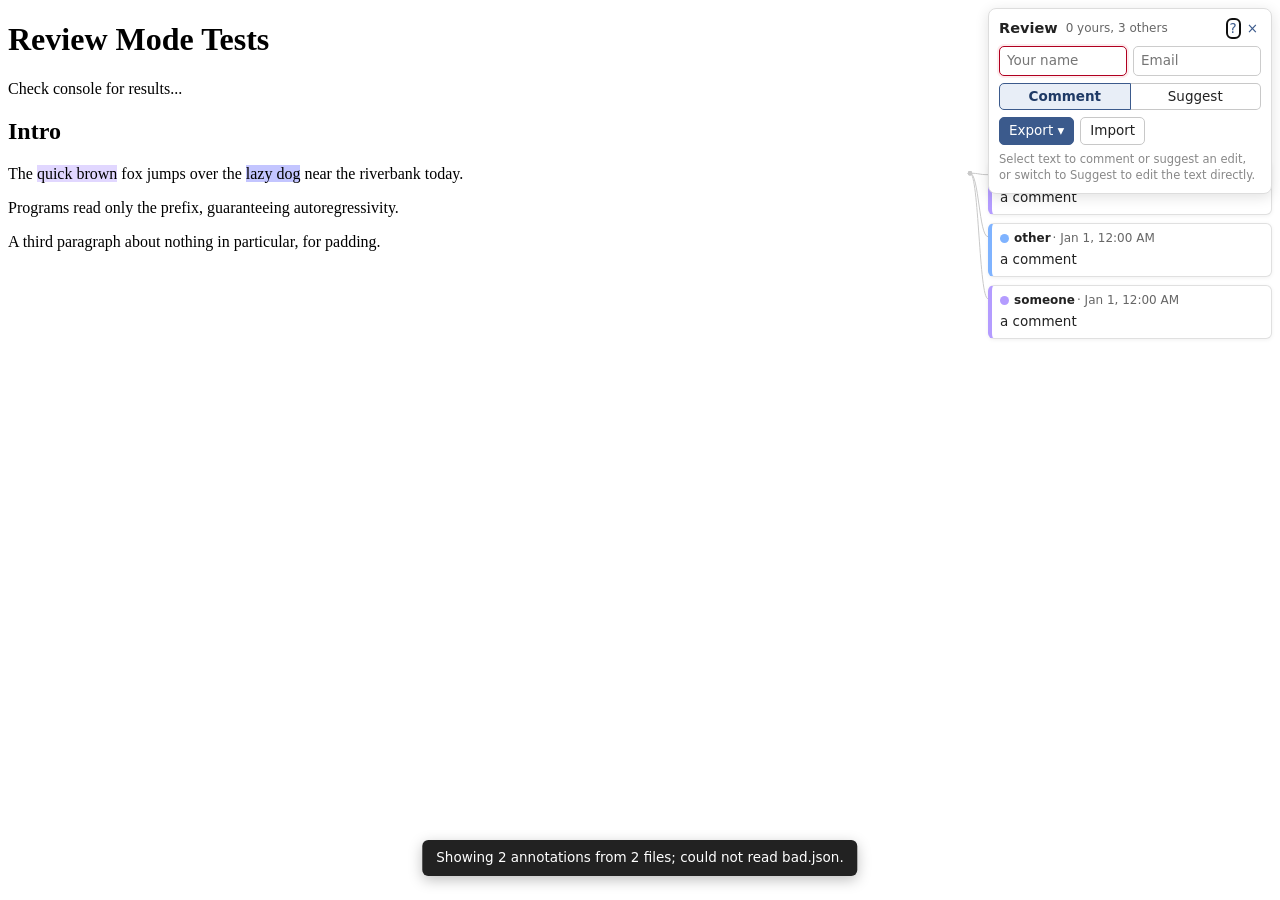
<file: html-papers/tests/test-review.html>
<!doctype html>
<html>
	<head>
		<meta charset="utf-8" />
		<title>Review Mode Tests</title>
	</head>
	<body>
		<h1>Review Mode Tests</h1>
		<p>Check console for results...</p>

		<!-- the reviewed document: review.js anchors in #doc only -->
		<div id="doc">
			<h2 id="intro">Intro</h2>
			<p id="p1">
				The quick brown fox jumps over the lazy dog near the riverbank
				today.
			</p>
			<p id="p2">
				Programs read only the prefix, guaranteeing autoregressivity.
			</p>
			<p id="p3">
				A third paragraph about nothing in particular, for padding.
			</p>
		</div>

		<script src="test-framework.js"></script>
		<script>
			// a clean slate, and no help window in the way
			localStorage.clear();
			localStorage.setItem("review:v1:help-seen", "1");
		</script>
		<!-- included twice on purpose: the second copy must do nothing -->
		<script src="../review.js" data-review-root="#doc"></script>
		<script src="../review.js" data-review-root="#doc"></script>

		<script>
			const KEY = "review:v1:doc:" + location.pathname;
			const T0 = "2026-01-01T00:00:00.000Z";
			const now = () => new Date().toISOString();
			const shadow = () => document.querySelector("#rv-host").shadowRoot;
			const stored = () =>
				JSON.parse(localStorage.getItem(KEY) || '{"annotations": []}');
			const docText = () =>
				document
					.querySelector("#doc")
					.textContent.replace(/\s+/g, " ")
					.trim();
			// the page's own text: what review.js must never change
			const pageText = (el) =>
				[...el.childNodes]
					.filter(
						(n) => !(n.classList && n.classList.contains("rv-ins")),
					)
					.map((n) => n.textContent)
					.join("")
					.replace(/\s+/g, " ")
					.trim();
			const highlighted = (name) =>
				[...(CSS.highlights.get(name) || [])].map((r) =>
					r.toString().replace(/\s+/g, " "),
				);

			/** review mode re-entered with these stored annotations */
			function reset(annotations = [], exported = null, name = "") {
				ReviewMode.exit();
				localStorage.setItem(
					KEY,
					JSON.stringify({ annotations, exported }),
				);
				localStorage.setItem("review:v1:name", name);
				ReviewMode.enter();
			}

			/** a stored annotation on `exact`, found in the fixture text */
			function annotation(exact, fields = {}) {
				const t = docText();
				const start = t.indexOf(exact);
				return {
					id: "a" + Math.random().toString(36).slice(2, 8),
					kind: "comment",
					quote: {
						exact,
						prefix: t.slice(Math.max(0, start - 32), start),
						suffix: t.slice(
							start + exact.length,
							start + exact.length + 32,
						),
					},
					position: { start, end: start + exact.length },
					section: { id: "intro", text: "Intro" },
					body: "a comment",
					status: "open",
					author: "someone",
					created: T0,
					updated: T0,
					commit: "",
					...fields,
				};
			}

			/** select `needle` inside element `el` (one text node), or put the caret after it */
			function select(el, needle, caretAfter = false) {
				const node = [...el.childNodes].find(
					(n) =>
						n.nodeType === 3 &&
						n.data.replace(/\s+/g, " ").includes(needle),
				);
				const m = new RegExp(needle.split(" ").join("\\s+")).exec(
					node.data,
				);
				const r = document.createRange();
				r.setStart(node, m.index);
				r.setEnd(node, m.index + m[0].length);
				if (caretAfter) r.collapse(false);
				getSelection().removeAllRanges();
				getSelection().addRange(r);
			}

			/** what a keystroke sends: a cancelable beforeinput at the selection */
			function input(inputType, data = null) {
				const target = getSelection().anchorNode.parentElement;
				target.dispatchEvent(
					new InputEvent("beforeinput", {
						inputType,
						data,
						bubbles: true,
						cancelable: true,
					}),
				);
			}
			const type = (s) => [...s].forEach((c) => input("insertText", c));
			/** Ctrl+Z on the page (Ctrl+Shift+Z with redo) */
			const undoKey = (redo = false) =>
				document.dispatchEvent(
					new KeyboardEvent("keydown", {
						key: "z",
						ctrlKey: true,
						shiftKey: redo,
						bubbles: true,
						cancelable: true,
					}),
				);
			const cardOf = (id) =>
				shadow().querySelector(`.card[data-id="${id}"]`);
			/** type into a card's comment field, as a user would */
			function write(id, text) {
				const ta = cardOf(id).querySelector("textarea");
				ta.value = text;
				ta.dispatchEvent(new Event("input"));
			}
			const sleep = (ms) => new Promise((r) => setTimeout(r, ms));
			const p1 = () => document.querySelector("#p1");
			const p2 = () => document.querySelector("#p2");

			describe("loading", () => {
				it("exposes the API", () => {
					for (const f of [
						"enter",
						"exit",
						"setMode",
						"exportData",
						"importData",
					])
						assert.strictEqual(typeof ReviewMode[f], "function", f);
				});

				it("included twice: one panel", () => {
					reset();
					assert.strictEqual(
						document.querySelectorAll("#rv-host").length,
						1,
					);
				});
			});

			describe("modes", () => {
				it("enters in Comment mode: page not editable, layout hooks set", () => {
					reset();
					const html = document.documentElement;
					assert.ok(html.classList.contains("review-on"));
					assert.ok(html.style.getPropertyValue("--review-width"));
					assert.strictEqual(
						document
							.querySelector("#doc")
							.getAttribute("contenteditable"),
						null,
					);
				});

				it("Suggest mode makes the root editable, Comment mode undoes it", () => {
					reset();
					const doc = document.querySelector("#doc");
					ReviewMode.setMode(true);
					assert.strictEqual(
						doc.getAttribute("contenteditable"),
						"true",
					);
					ReviewMode.setMode(false);
					assert.strictEqual(
						doc.getAttribute("contenteditable"),
						null,
					);
				});

				it("exit leaves the page as it was", () => {
					reset([
						annotation("", {
							kind: "suggestion",
							replacement: " here",
							quote: {
								exact: "",
								prefix: "near the riverbank",
								suffix: " today.",
							},
							position: { start: 0, end: 0 },
						}),
					]);
					ReviewMode.setMode(true);
					ReviewMode.exit();
					assert.strictEqual(
						document.querySelectorAll(".rv-ins").length,
						0,
					);
					assert.ok(
						!document.documentElement.classList.contains(
							"review-on",
						),
					);
					assert.strictEqual(
						document
							.querySelector("#doc")
							.getAttribute("contenteditable"),
						null,
					);
					assert.strictEqual(
						pageText(p1()),
						"The quick brown fox jumps over the lazy dog near the riverbank today.",
					);
				});
			});

			describe("re-attaching", () => {
				it("at its old offsets", () => {
					reset([annotation("jumps over the lazy dog")]);
					assert.deepStrictEqual(highlighted("rv-comment"), [
						"jumps over the lazy dog",
					]);
				});

				it("moved: the quote found elsewhere", () => {
					const a = annotation("guaranteeing autoregressivity");
					a.position = { start: 3, end: 3 + a.quote.exact.length };
					reset([a]);
					assert.deepStrictEqual(highlighted("rv-comment"), [
						"guaranteeing autoregressivity",
					]);
					assert.strictEqual(
						shadow().querySelectorAll(".card .note").length,
						0,
					);
				});

				it("reworded: the closest match, marked as changed", () => {
					const a = annotation("jumps over the lazy dog");
					a.quote.exact = "jumps over the lazy cat";
					reset([a]);
					assert.deepStrictEqual(highlighted("rv-comment"), [
						"jumps over the lazy dog",
					]);
					assert.ok(
						highlighted("rv-fuzzy").length === 1,
						"drawn as fuzzy",
					);
					assert.ok(
						shadow()
							.querySelector(".card .note")
							.textContent.includes("changed"),
					);
				});

				it("gone: listed as not found, not highlighted", () => {
					const a = annotation("jumps over the lazy dog");
					a.quote = {
						exact: "zebras crossing a motorway at dawn",
						prefix: "nothing like this",
						suffix: "anywhere at all",
					};
					reset([a]);
					assert.deepStrictEqual(highlighted("rv-comment"), []);
					assert.ok(
						shadow().querySelector(".lost .card"),
						"in the not-found list",
					);
				});

				it("a short quote goes to the copy its context matches, not the one at its old offsets", () => {
					const t = docText(),
						start = t.indexOf("dog") + 1,
						wrong = t.indexOf("fox") + 1;
					reset([
						annotation("o", {
							quote: {
								exact: "o",
								prefix: t.slice(start - 32, start),
								suffix: t.slice(start + 1, start + 33),
							},
							position: { start: wrong, end: wrong + 1 },
						}),
					]);
					const [r] = [...CSS.highlights.get("rv-comment")];
					assert.ok(
						r.startContainer.data
							.slice(0, r.startOffset)
							.endsWith("lazy d"),
						"on the o of dog",
					);
				});

				it("a short quote with no matching context is not found", () => {
					const wrong = docText().indexOf("fox") + 1;
					reset([
						annotation("o", {
							quote: {
								exact: "o",
								prefix: "nothing like this ",
								suffix: " anywhere at all",
							},
							position: { start: wrong, end: wrong + 1 },
						}),
					]);
					assert.deepStrictEqual(highlighted("rv-comment"), []);
					assert.ok(shadow().querySelector(".lost .card"));
				});

				it("a long quote is found even with all its context rewritten", () => {
					reset([
						annotation("guaranteeing autoregressivity", {
							quote: {
								exact: "guaranteeing autoregressivity",
								prefix: "nothing like this ",
								suffix: " anywhere at all",
							},
							position: { start: 3, end: 32 },
						}),
					]);
					assert.deepStrictEqual(highlighted("rv-comment"), [
						"guaranteeing autoregressivity",
					]);
					assert.strictEqual(
						shadow().querySelectorAll(".card .note").length,
						0,
					);
				});

				it("an insertion: shown after its prefix", () => {
					reset([
						annotation("", {
							kind: "suggestion",
							replacement: " here",
							quote: {
								exact: "",
								prefix: "near the riverbank",
								suffix: " today.",
							},
							position: { start: 0, end: 0 },
						}),
					]);
					const ins = document.querySelector(".rv-ins");
					assert.strictEqual(ins.textContent, " here");
					assert.ok(
						ins.previousSibling.data.trim().endsWith("riverbank"),
					);
				});
			});

			describe("suggesting", () => {
				it("typing inserts text; the page's own text is unchanged", () => {
					reset();
					ReviewMode.setMode(true);
					select(p1(), "riverbank", true);
					type(" there");
					input("deleteContentBackward");
					const s = stored().annotations;
					assert.strictEqual(s.length, 1);
					assert.strictEqual(s[0].replacement, " ther");
					assert.strictEqual(s[0].quote.exact, "");
					assert.strictEqual(
						pageText(p1()),
						"The quick brown fox jumps over the lazy dog near the riverbank today.",
					);
				});

				it("backspace strikes, and keeps extending the same suggestion", () => {
					reset();
					ReviewMode.setMode(true);
					select(p2(), "prefix", true);
					for (let i = 0; i < 3; i++) input("deleteContentBackward");
					const s = stored().annotations;
					assert.strictEqual(s.length, 1);
					assert.strictEqual(s[0].quote.exact, "fix");
					assert.deepStrictEqual(highlighted("rv-strike"), ["fix"]);
				});

				it("typing over a selection replaces it", () => {
					reset();
					ReviewMode.setMode(true);
					select(p1(), "quick");
					type("slow");
					const s = stored().annotations;
					assert.strictEqual(s.length, 1);
					assert.strictEqual(s[0].quote.exact, "quick");
					assert.strictEqual(s[0].replacement, "slow");
				});

				it("nothing happens in Comment mode", () => {
					reset();
					select(p1(), "riverbank", true);
					type("x");
					assert.strictEqual(stored().annotations.length, 0);
				});
			});

			describe("export and import", () => {
				it("no export until a name is given", () => {
					reset([annotation("quick brown")]);
					assert.strictEqual(ReviewMode.exportData(), null);
				});

				it("exports everything under the current name", () => {
					reset(
						[annotation("quick brown", { author: "old name" })],
						null,
						"new name",
					);
					const data = ReviewMode.exportData();
					assert.strictEqual(data.format, "review/v1");
					assert.strictEqual(data.reviewer, "new name");
					assert.deepStrictEqual(
						data.annotations.map((a) => a.author),
						["new name"],
					);
				});

				it("imports others read-only, skipping malformed ones", () => {
					reset();
					const good = annotation("lazy dog", { author: "other" });
					const result = ReviewMode.importData({
						format: "review/v1",
						reviewer: "other",
						annotations: [
							good,
							{ id: "bad", kind: "comment", updated: T0 },
							{
								...annotation("fox"),
								position: { start: -1, end: 2 },
							},
						],
					});
					assert.deepStrictEqual(result, [1, 2]);
					assert.strictEqual(
						shadow().querySelectorAll(".card.other").length,
						1,
					);
					assert.strictEqual(
						shadow().querySelector(".card.other textarea"),
						null,
						"read-only",
					);
				});

				it("rejects a file that is not a review", () => {
					reset();
					assert.throws(
						() => ReviewMode.importData({ hello: 1 }),
						/not a review file/,
					);
				});

				it("keeps deletions when older exports arrive afterward", () => {
					reset();
					const a = annotation("lazy dog", { author: "other" });
					const load = (changes) => ReviewMode.importData({
						format: "review/v1", annotations: [{ ...a, ...changes }],
					});
					assert.deepStrictEqual(load({}), [1, 0]);
					assert.deepStrictEqual(load({ deleted: true, updated: "2026-02-01" }), [0, 0]);
					const count = shadow().querySelectorAll(".card.other").length;
					assert.deepStrictEqual(load({}), [0, 0]);
					assert.strictEqual(shadow().querySelectorAll(".card.other").length, count);
					// A genuinely newer revision can restore the annotation.
					assert.deepStrictEqual(load({ updated: "2026-03-01" }), [1, 0]);
					load({ deleted: true, updated: "2026-04-01" });
				});
			});

			describe("undo", () => {
				it("never touches comments", () => {
					reset([], null, "me");
					ReviewMode.setMode(true);
					select(p1(), "quick");
					type("slow");
					select(p2(), "prefix");
					shadow().querySelector(".toolbar button").click(); // Comment
					write(
						shadow().querySelector(".card.comment:not(.other)")
							.dataset.id,
						"keep me",
					);
					undoKey();
					assert.deepStrictEqual(
						stored().annotations.map((a) => [a.kind, a.body]),
						[["comment", "keep me"]],
					);
					undoKey(true);
					assert.deepStrictEqual(
						stored()
							.annotations.map((a) => a.kind)
							.sort(),
						["comment", "suggestion"],
					);
				});

				it("keeps a suggestion's note and resolved state", () => {
					reset([], null, "me");
					ReviewMode.setMode(true);
					select(p1(), "quick");
					type("slow");
					const { id } = stored().annotations[0];
					select(p2(), "prefix", true);
					type("x"); // this step's snapshot: the suggestion, no note, open
					write(id, "why");
					cardOf(id).querySelector(".acts button").click(); // Resolve
					undoKey();
					const s = stored().annotations;
					assert.strictEqual(s.length, 1);
					assert.strictEqual(s[0].body, "why");
					assert.strictEqual(s[0].status, "resolved");
				});

				it("after an export leaves tombstones, newer than the copy sent, however far back it goes", async () => {
					reset([], null, "me");
					ReviewMode.setMode(true);
					select(p1(), "quick");
					type("slow");
					select(p2(), "prefix", true);
					type("x");
					shadow().querySelectorAll(".menu button")[1].click(); // Export > Download
					const exported = stored().exported;
					assert.ok(exported, "marked exported");
					await sleep(5);
					undoKey();
					undoKey();
					const s = stored().annotations;
					assert.strictEqual(s.length, 2);
					for (const a of s) {
						assert.ok(
							a.deleted,
							"a tombstone, not a silent removal",
						);
						assert.ok(
							a.updated > exported,
							"stamped after the export",
						);
					}
				});
			});

			describe("deleting", () => {
				const del = (id) =>
					cardOf(id).querySelector('button[title="Delete"]').click();
				const toastUndo = () => shadow().querySelector(".toast button");

				it("a comment: at once, and Undo brings it back", () => {
					const a = annotation("lazy dog", { body: "hello" });
					reset([a], null, "me");
					del(a.id); // a confirm() would be dismissed here, and delete nothing
					assert.strictEqual(stored().annotations.length, 0);
					toastUndo().click();
					assert.deepStrictEqual(
						stored().annotations.map((x) => [x.id, x.body]),
						[[a.id, "hello"]],
					);
				});

				it("a suggestion: Ctrl+Z brings it back, and a late Undo adds no second copy", () => {
					reset([], null, "me");
					ReviewMode.setMode(true);
					select(p1(), "quick");
					type("slow");
					const { id } = stored().annotations[0];
					del(id);
					assert.strictEqual(stored().annotations.length, 0);
					undoKey();
					toastUndo().click();
					assert.deepStrictEqual(
						stored().annotations.map((x) => [x.id, x.replacement]),
						[[id, "slow"]],
					);
				});

				it("an exported comment, emptied: exported as deleted", async () => {
					const a = annotation("lazy dog", { body: "hello" });
					reset([a], now(), "me");
					write(a.id, "");
					cardOf(a.id)
						.querySelector("textarea")
						.dispatchEvent(new Event("blur"));
					await sleep(10);
					assert.deepStrictEqual(
						ReviewMode.exportData().annotations.map((x) => [
							x.id,
							x.deleted,
						]),
						[[a.id, true]],
					);
				});
			});

			describe("importing files", () => {
				it("reads every file, skipping one that is not a review", async () => {
					reset();
					const before =
						shadow().querySelectorAll(".card.other").length;
					const file = (name, text) =>
						new File([text], name, { type: "application/json" });
					const review = (exact) =>
						JSON.stringify({
							format: "review/v1",
							reviewer: "ann",
							annotations: [annotation(exact)],
						});
					const dt = new DataTransfer();
					dt.items.add(file("a.json", review("lazy dog")));
					dt.items.add(file("bad.json", "not json"));
					dt.items.add(file("c.json", review("quick brown")));
					const picker = shadow().querySelector("input[type=file]");
					picker.files = dt.files;
					picker.dispatchEvent(new Event("change"));
					await sleep(100);
					assert.strictEqual(
						shadow().querySelectorAll(".card.other").length,
						before + 2,
					);
				});
			});
		</script>
	</body>
</html>
</file>
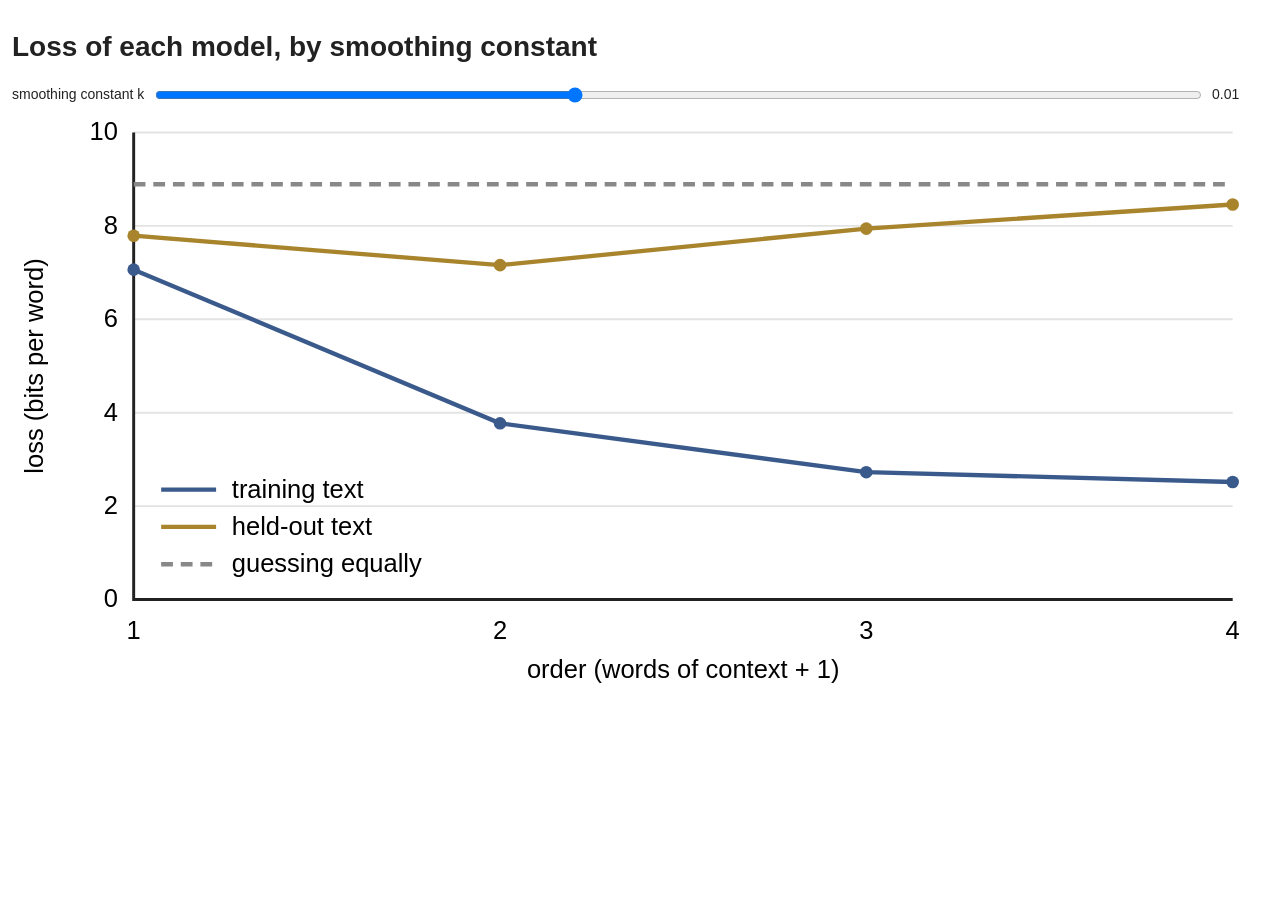
<file: docs/html-papers/live/curve.html>
<!doctype html>
<html lang="en">
	<head>
		<meta charset="utf-8" />
		<title>Loss of each model, by smoothing constant</title>
		<style>
			body {
				font:
					14px/1.4 Helvetica,
					Arial,
					sans-serif;
				margin: 0;
				padding: 8px 12px;
				color: #222;
			}
			svg {
				display: block;
				width: 100%;
				height: auto;
			}
			label {
				display: flex;
				gap: 0.6em;
				align-items: center;
			}
			input {
				flex: 1;
			}
			output {
				min-width: 4em;
			}
			/* framed in the paper (#embed): the paper has the title and caption */
			.embedded h1 {
				display: none;
			}
		</style>
	</head>
	<body>
		<!-- The live version of the paper's loss figure: a slider for the smoothing constant.
		     The numbers are the build's (data.js, written by experiment.py). Like any page
		     made to be framed, it tells the page framing it how tall it is: live-figures.js
		     reads `embedHeight`. -->
		<h1>Loss of each model, by smoothing constant</h1>
		<label
			>smoothing constant k <input id="k" type="range" min="0" step="1" />
			<output id="out"></output
		></label>
		<svg id="chart" viewBox="0 0 640 300" font-size="13"></svg>
		<script src="data.js"></script>
		<script>
			if (location.hash.includes("embed"))
				document.body.classList.add("embedded");
			const D = window.PAPER_DATA;
			const slider = document.getElementById("k"),
				out = document.getElementById("out"),
				chart = document.getElementById("chart");
			slider.max = D.ks.length - 1;
			slider.value = D.ks.indexOf(D.k);
			const L = 62,
				T = 14,
				W = 560,
				H = 238;
			const x = (order) =>
				L + (W * (order - D.orders[0])) / (D.orders.at(-1) - D.orders[0]);
			const y = (loss) => T + H * (1 - loss / D.top);
			// the key, in the bottom left corner as in the static figure
			const key = (row, color, label, dash) =>
				`<path d="M${L + 14} ${T + H - 56 + row * 19} h28" stroke="${color}" stroke-width="2.2"${dash ? ' stroke-dasharray="6 4"' : ""}/>` +
				`<text x="${L + 50}" y="${T + H - 52 + row * 19}">${label}</text>`;
			function line(which, color, label, row) {
				const points = D.losses[slider.value].map(
					(pair, i) => [x(D.orders[i]), y(pair[which])],
				);
				return (
					`<path d="M${points.map((p) => p.map((v) => v.toFixed(1)).join(" ")).join("L")}" fill="none" stroke="${color}" stroke-width="2.2"/>` +
					points
						.map(
							(p) =>
								`<circle cx="${p[0].toFixed(1)}" cy="${p[1].toFixed(1)}" r="3.2" fill="${color}"/>`,
						)
						.join("") +
					key(row, color, label, false)
				);
			}
			function draw() {
				out.textContent = D.ks[slider.value];
				let svg = "";
				for (let v = 0; v <= D.top; v += 2)
					svg +=
						`<path d="M${L} ${y(v)} H${L + W}" stroke="#e3e3e3"/>` +
						`<text x="${L - 8}" y="${y(v) + 4}" text-anchor="end">${v}</text>`;
				for (const order of D.orders)
					svg += `<text x="${x(order)}" y="${T + H + 20}" text-anchor="middle">${order}</text>`;
				svg +=
					`<path d="M${L} ${T} V${T + H} H${L + W}" fill="none" stroke="#222" stroke-width="1.5"/>` +
					`<text x="${L + W / 2}" y="292" text-anchor="middle">order (words of context + 1)</text>` +
					`<text x="16" y="${T + H / 2}" text-anchor="middle" transform="rotate(-90 16 ${T + H / 2})">loss (bits per word)</text>` +
					`<path d="M${L} ${y(D.uniform)} H${L + W}" stroke="#888" stroke-width="2.2" stroke-dasharray="6 4"/>`;
				svg += line(0, "#3b5a8c", "training text", 0);
				svg += line(1, "#a8842c", "held-out text", 1);
				svg += key(2, "#888", "guessing equally", true);
				chart.innerHTML = svg;
				parent.postMessage(
					{ embedHeight: document.documentElement.scrollHeight },
					"*",
				);
			}
			slider.addEventListener("input", draw);
			addEventListener("resize", draw);
			draw();
		</script>
	</body>
</html>
</file>
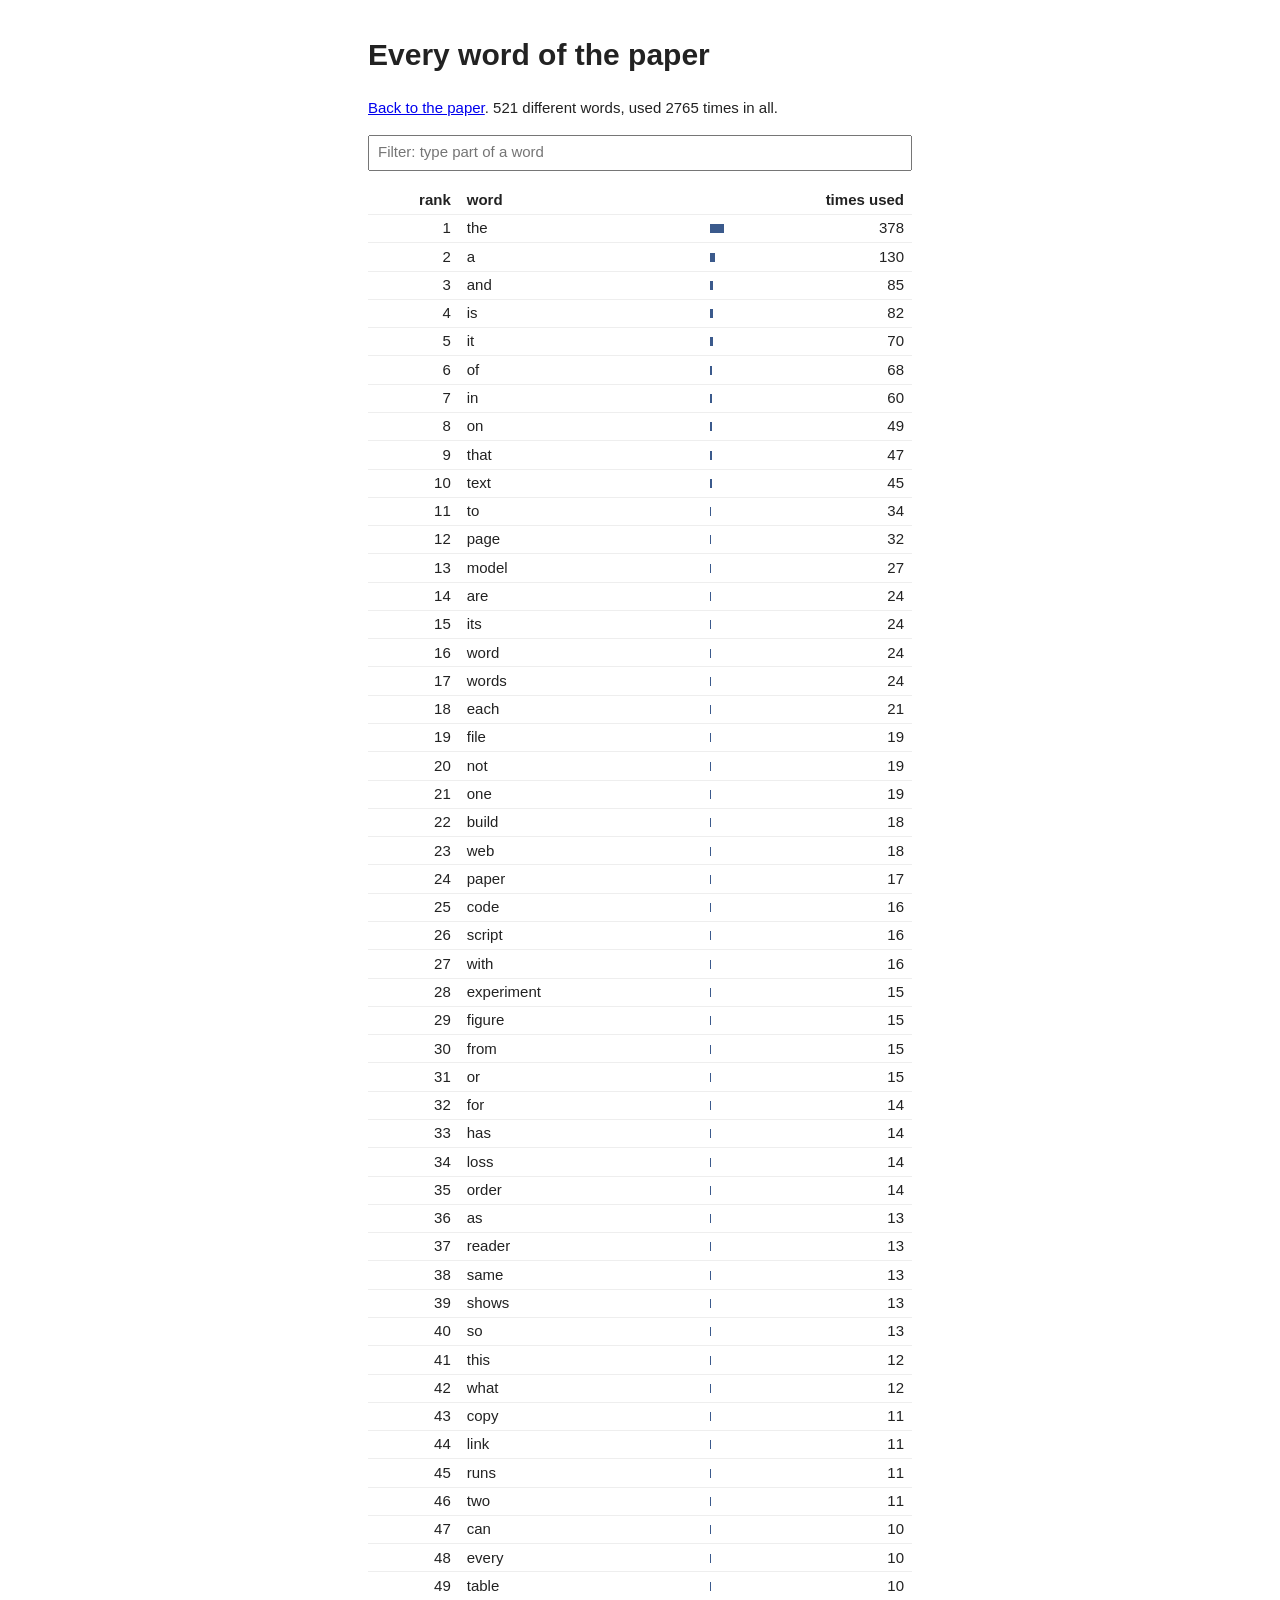
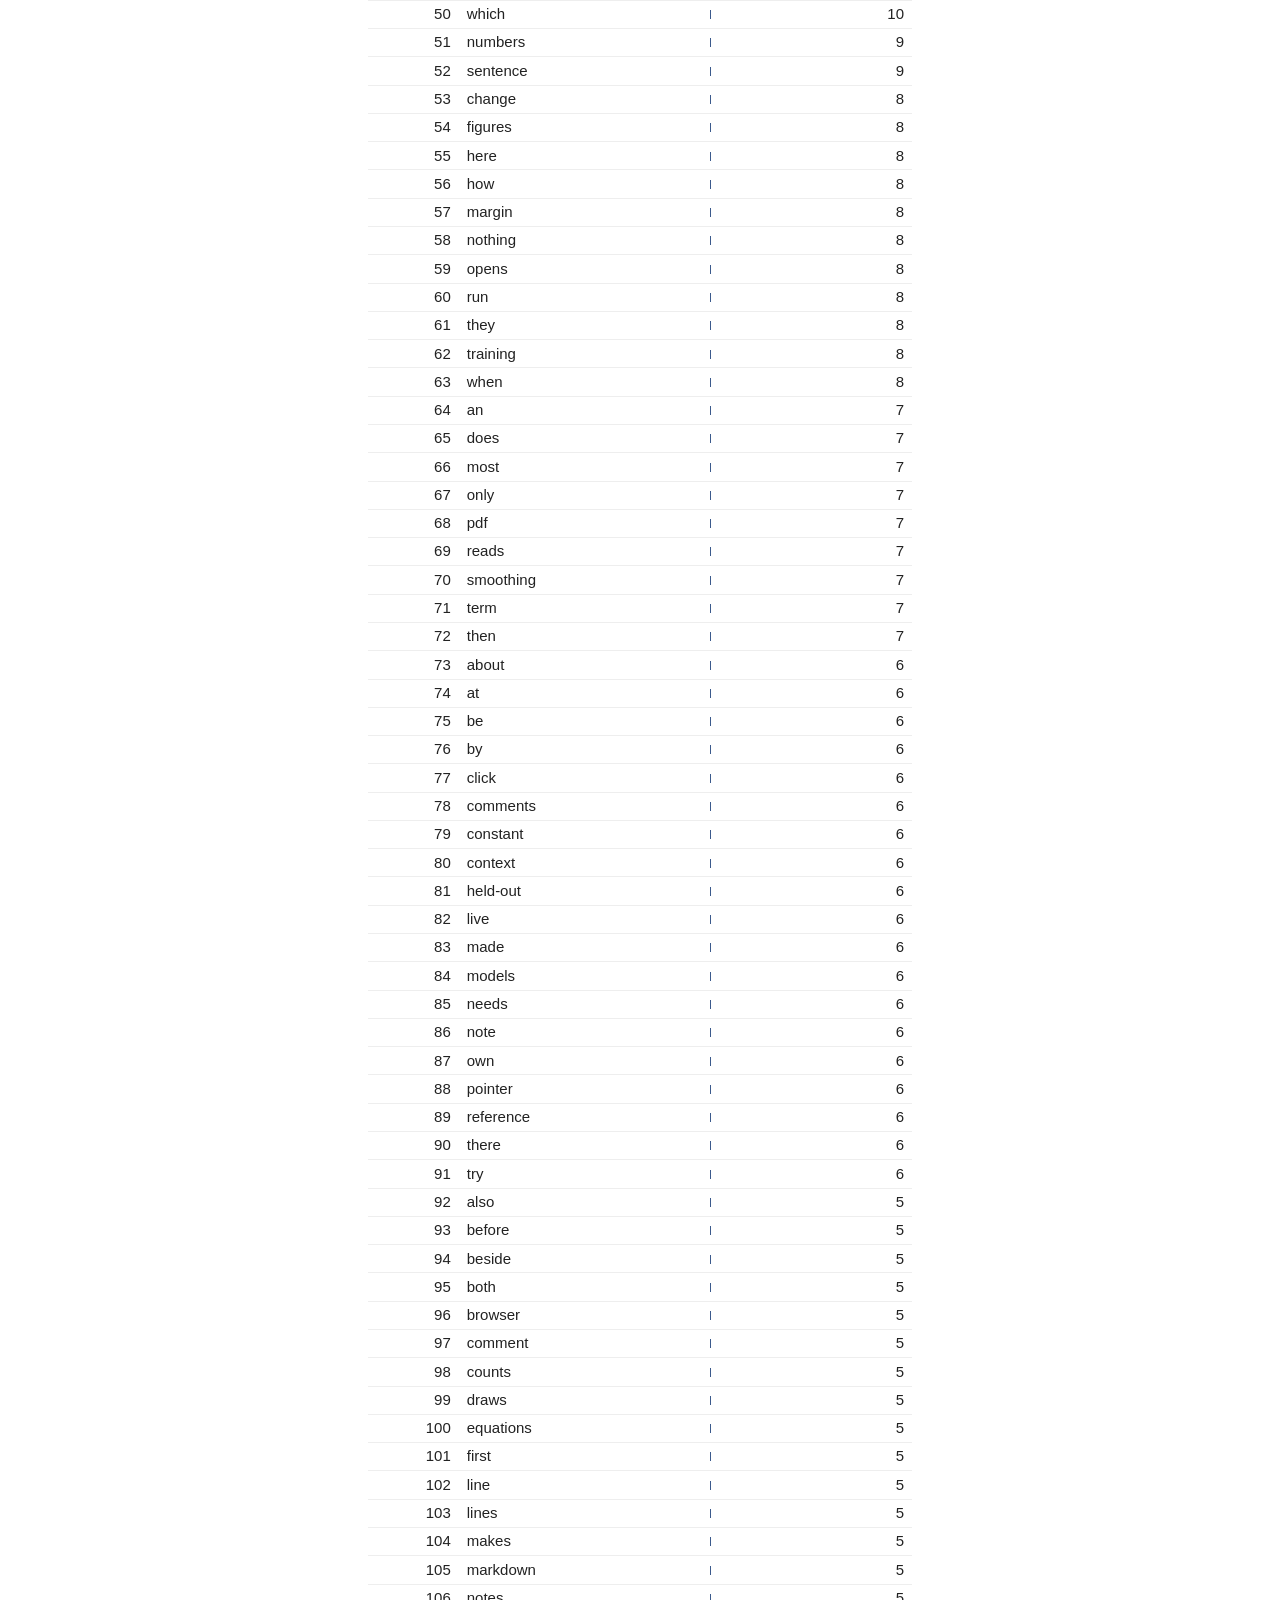
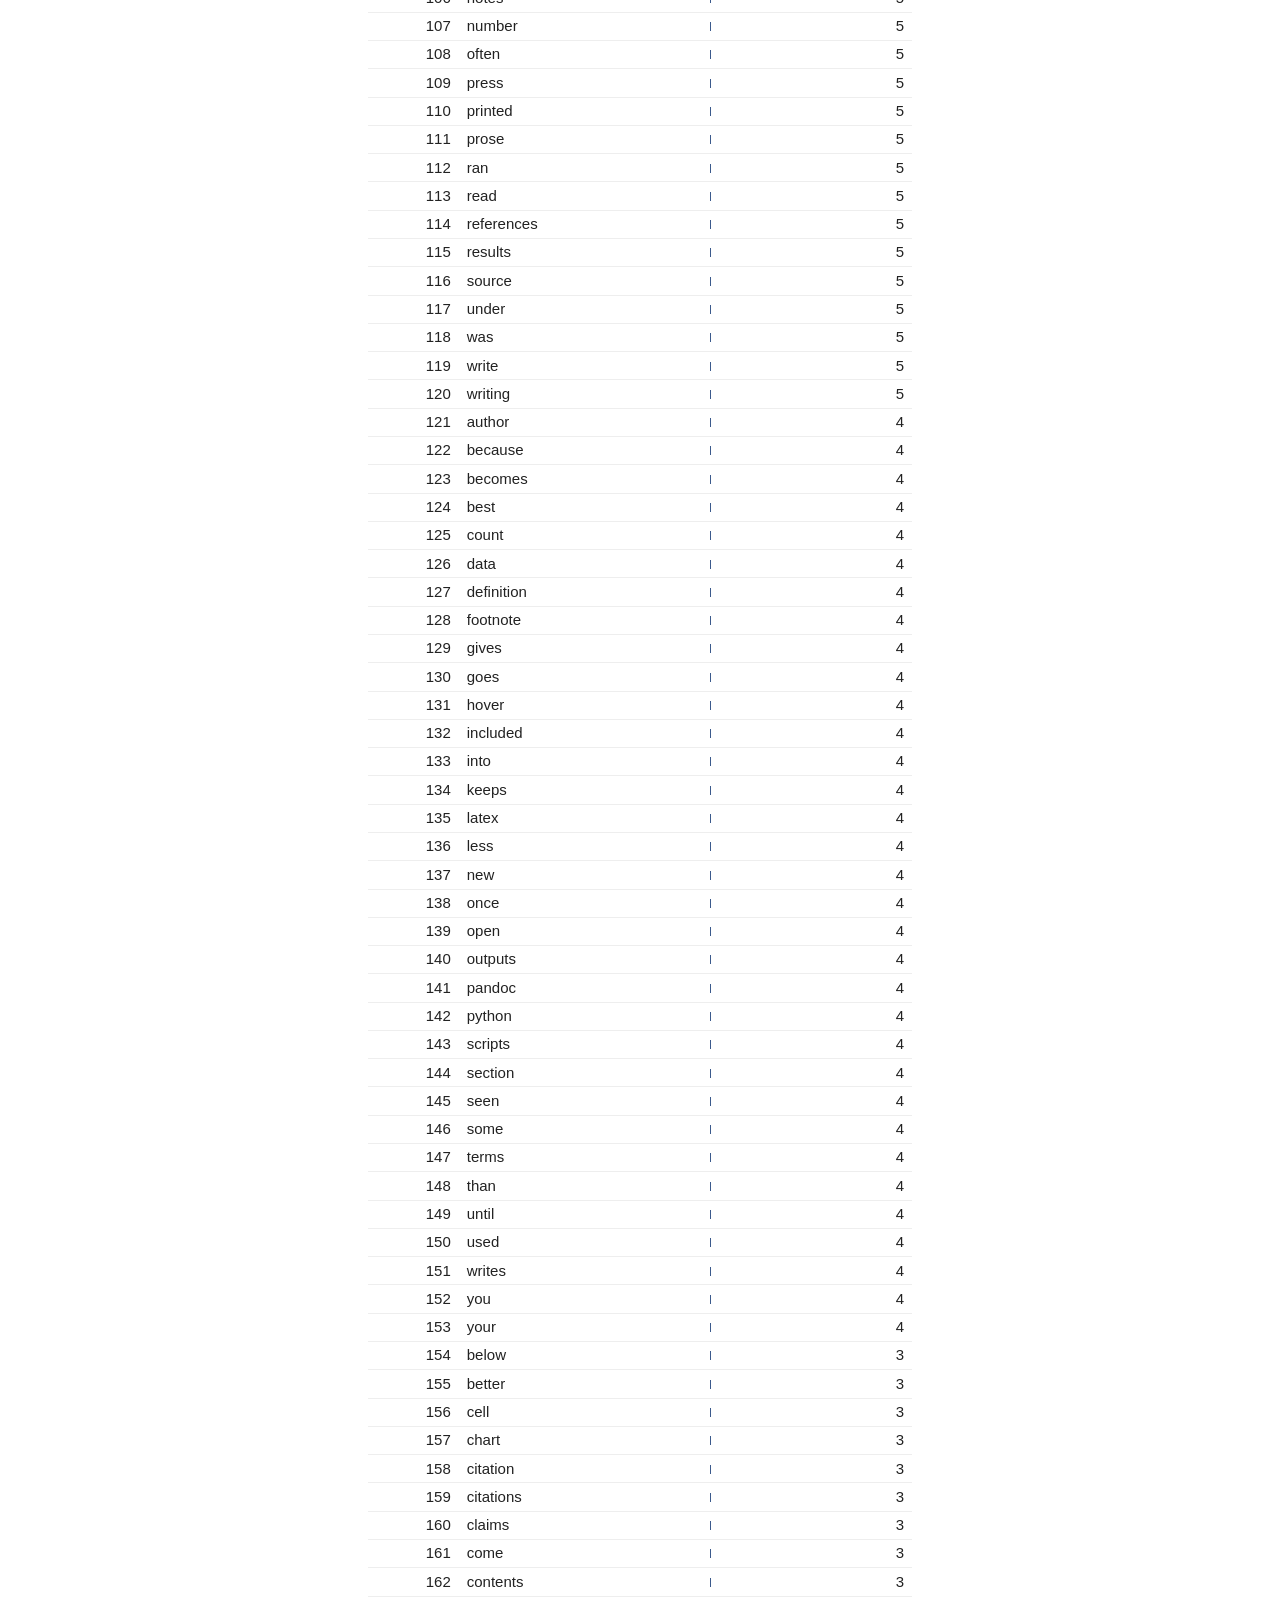
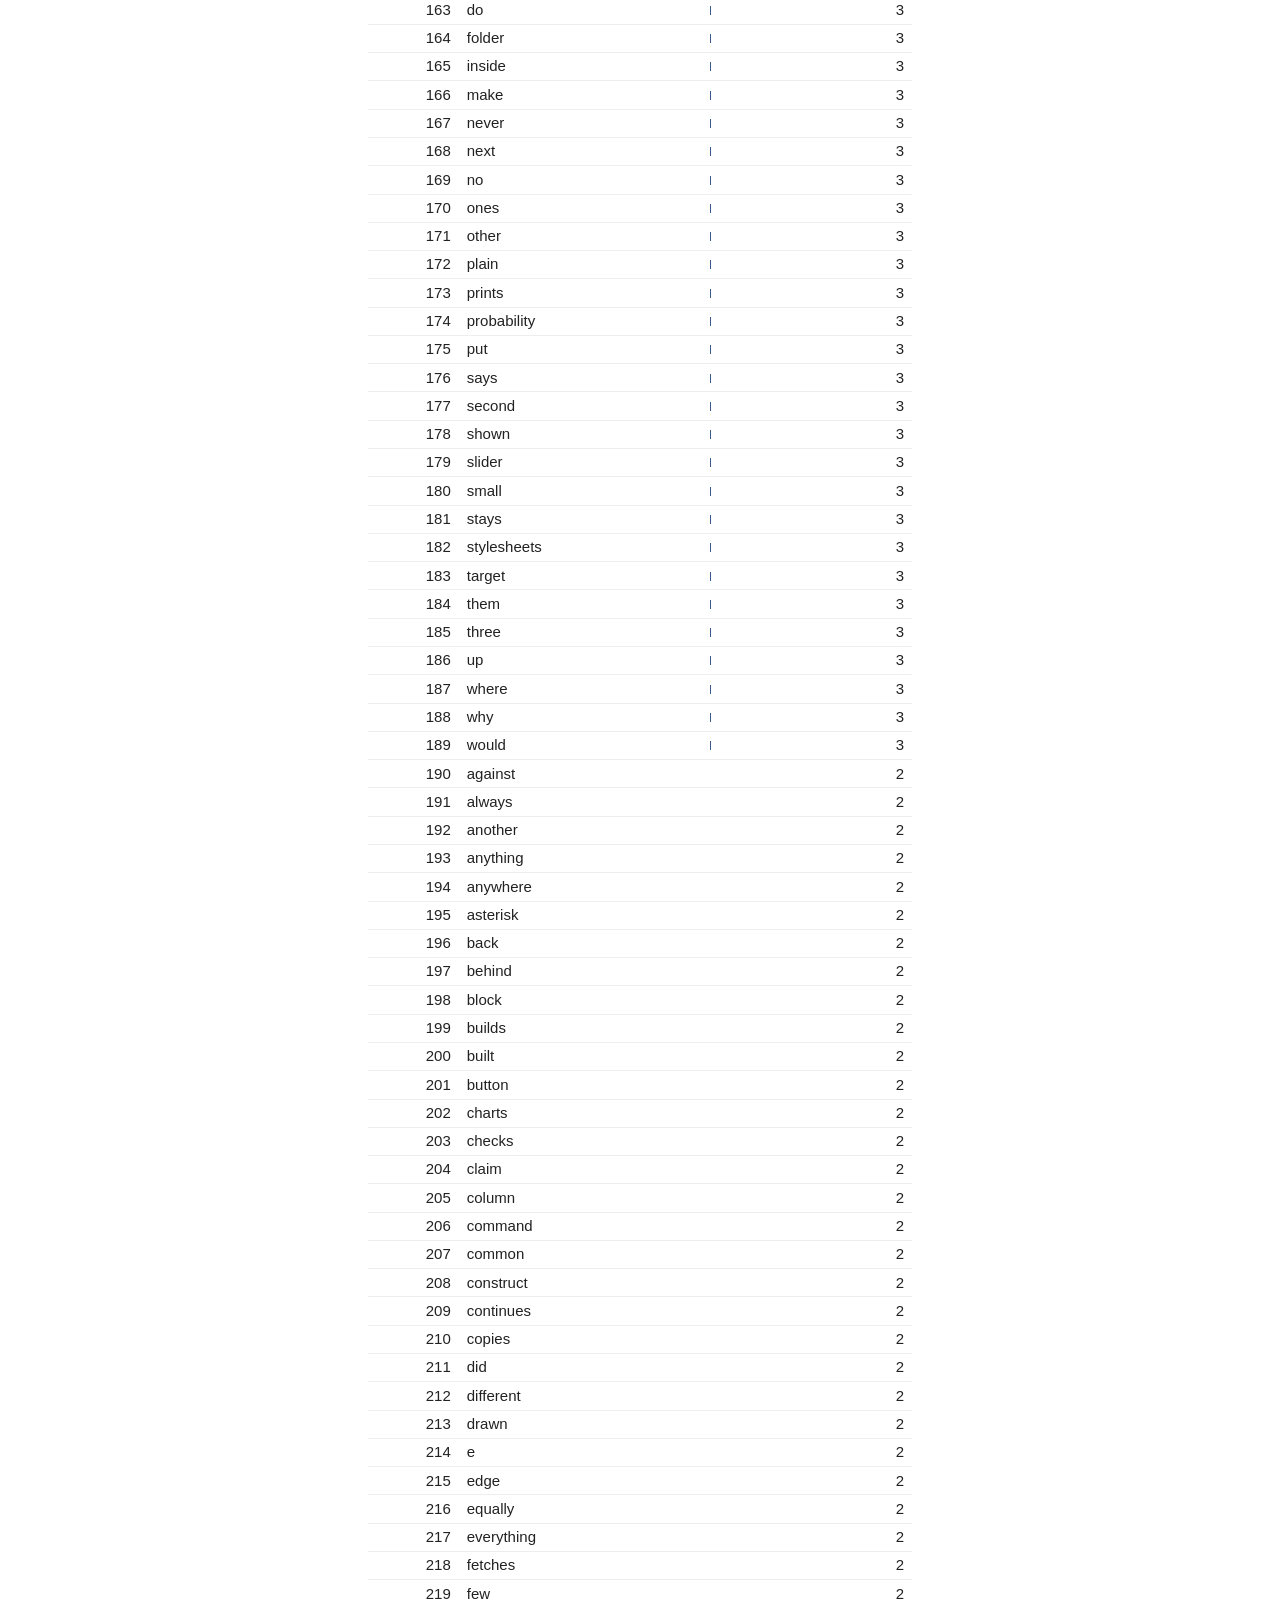
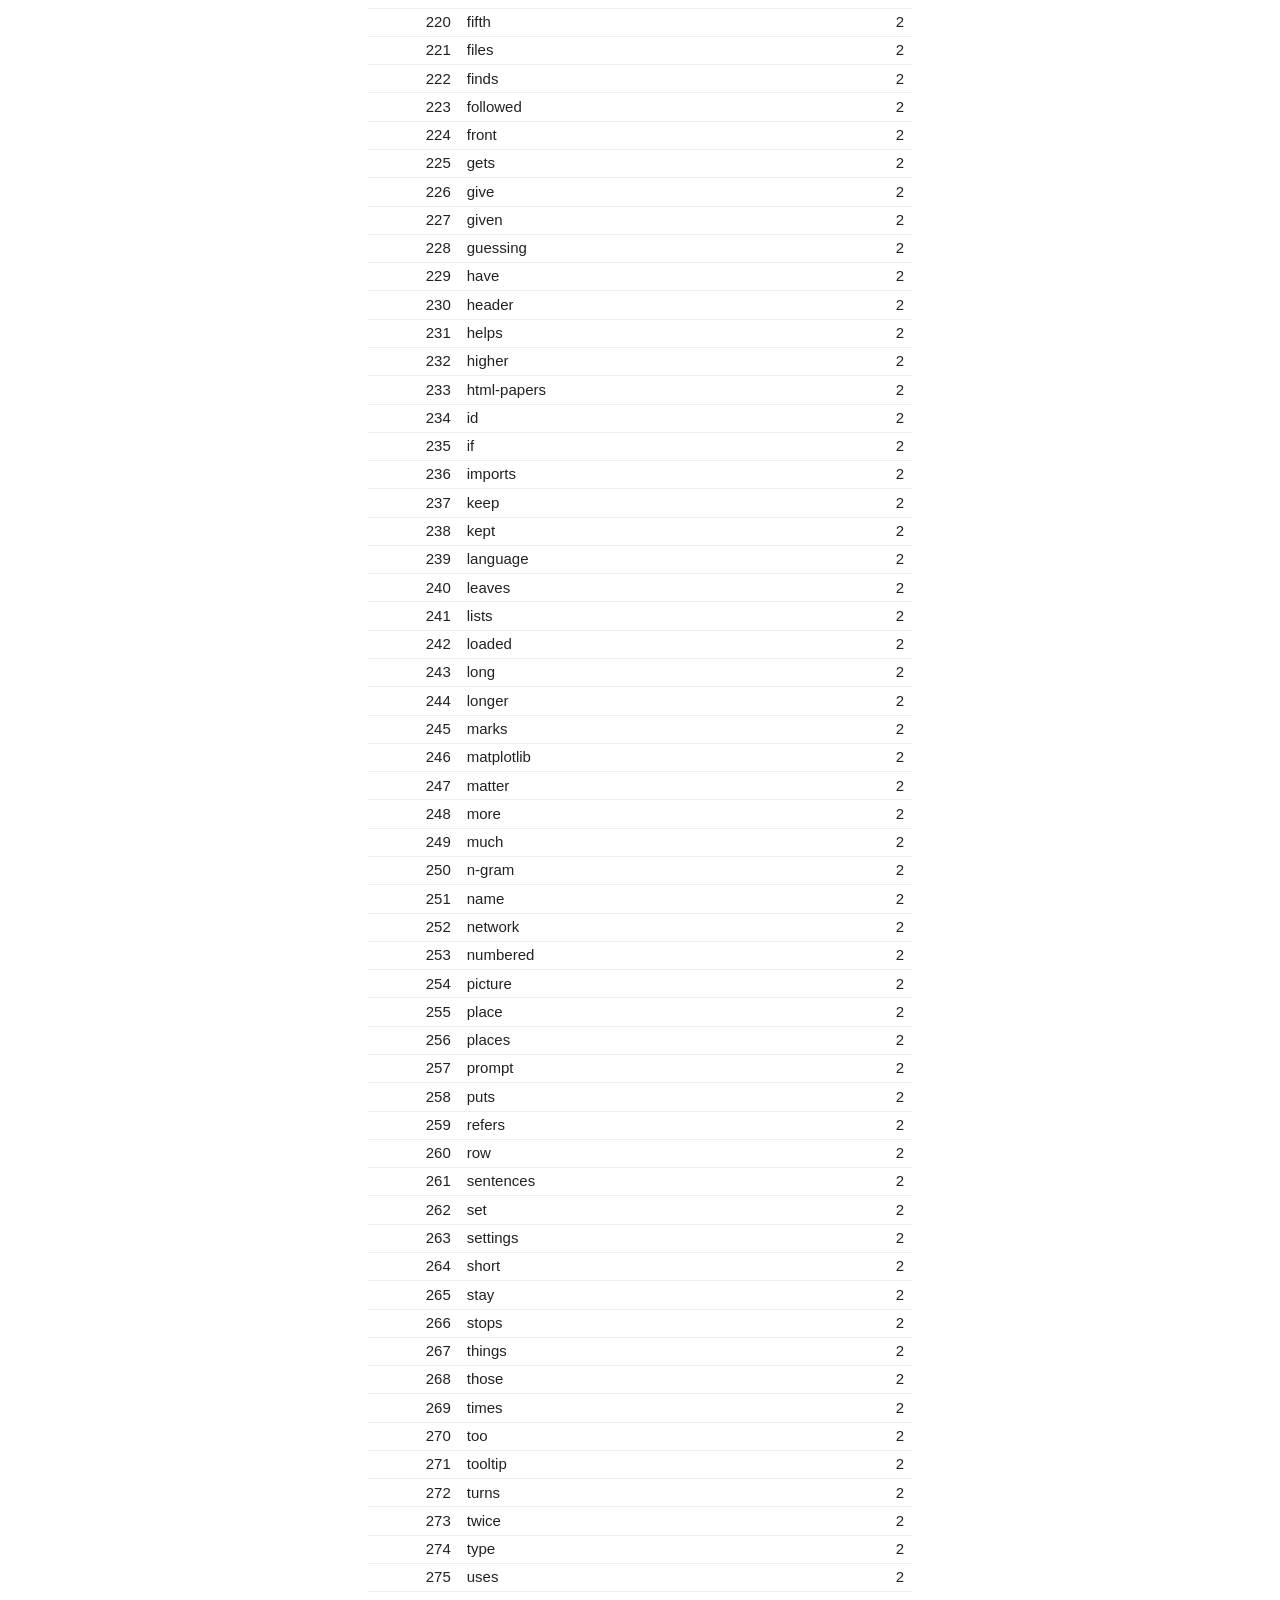
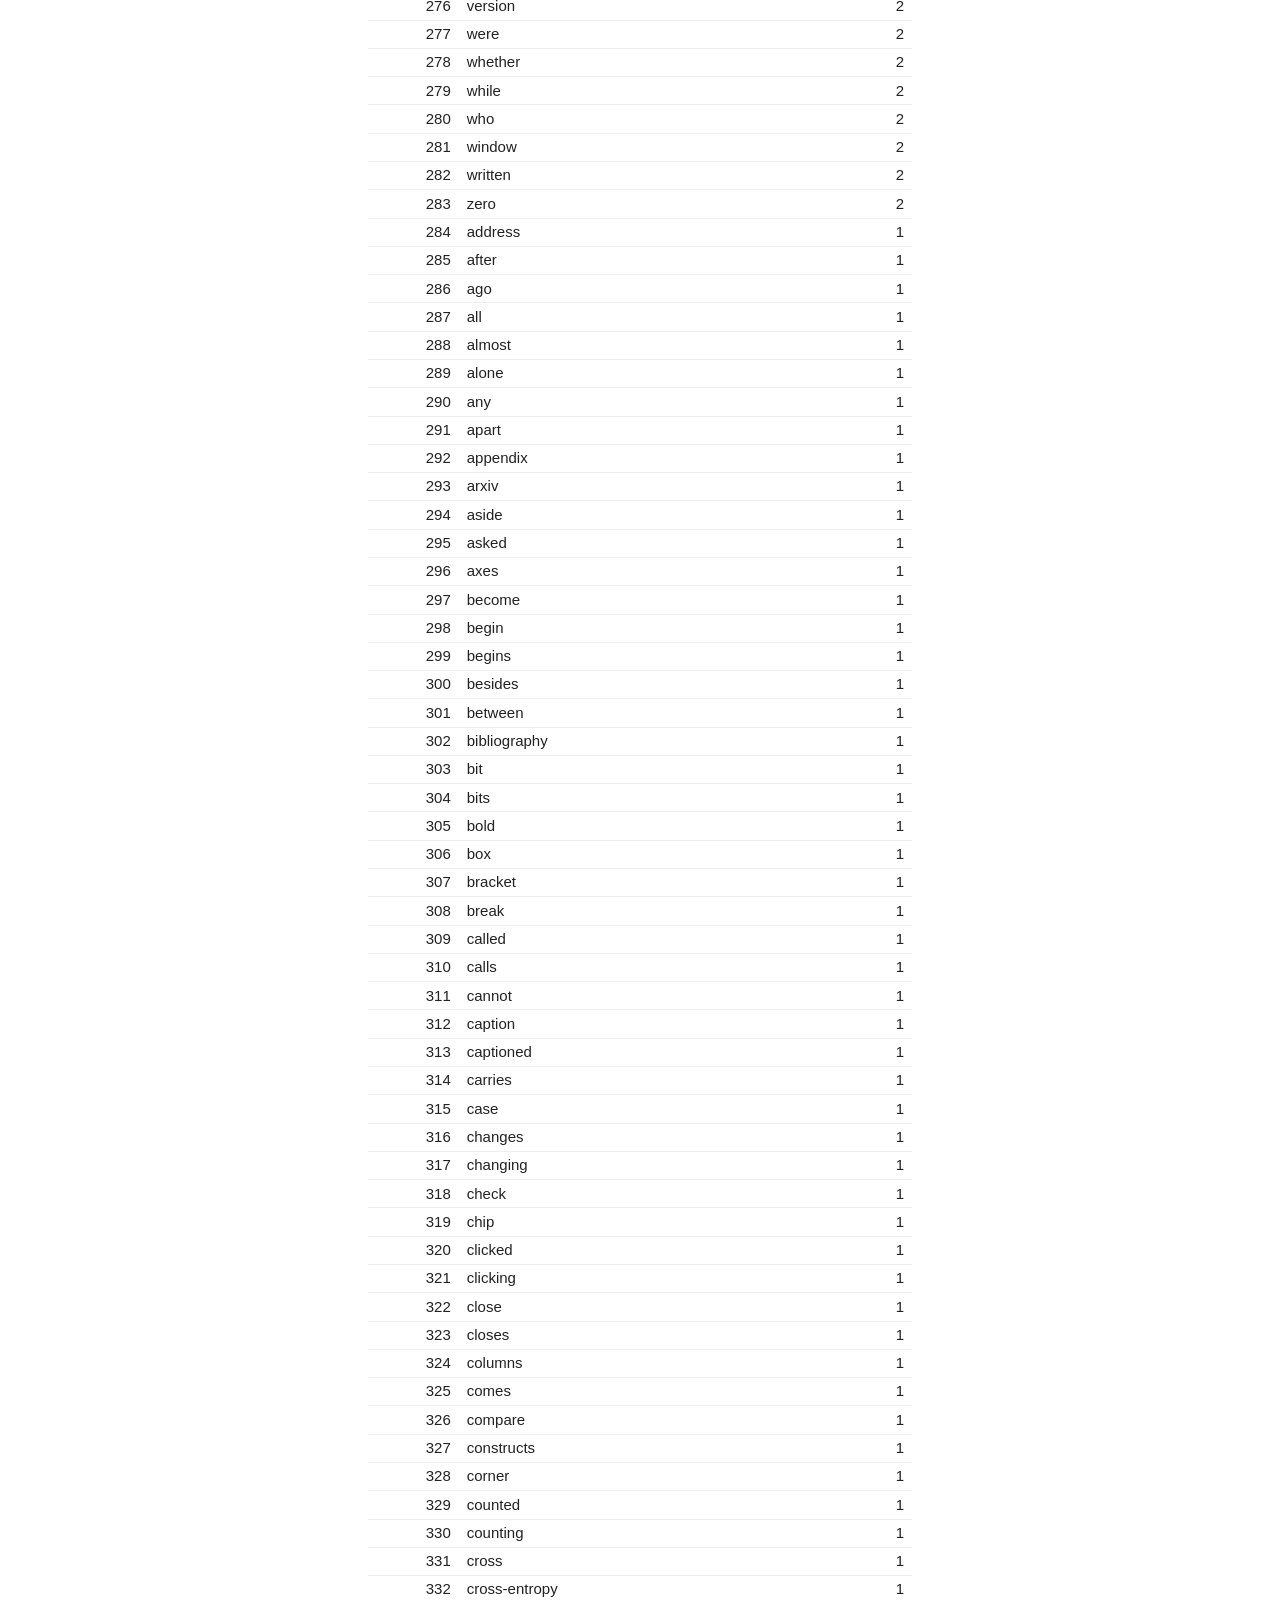
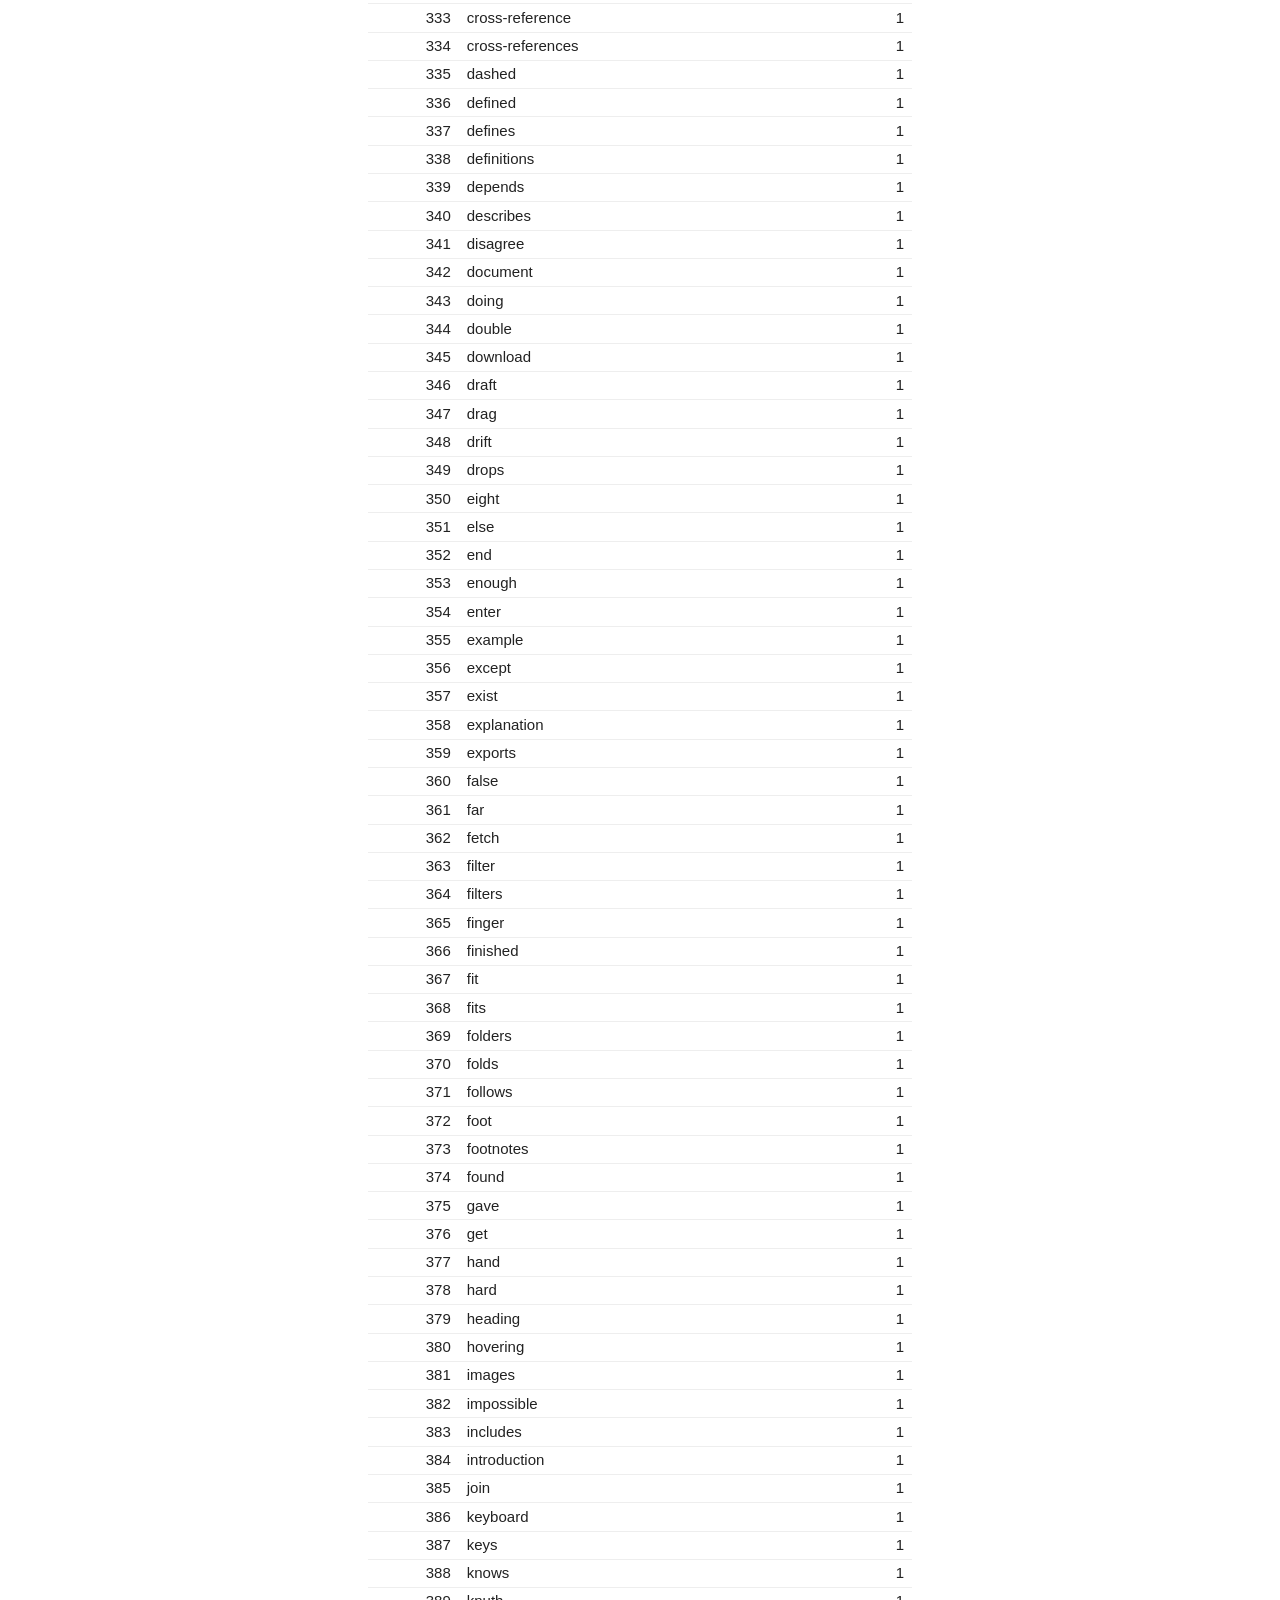
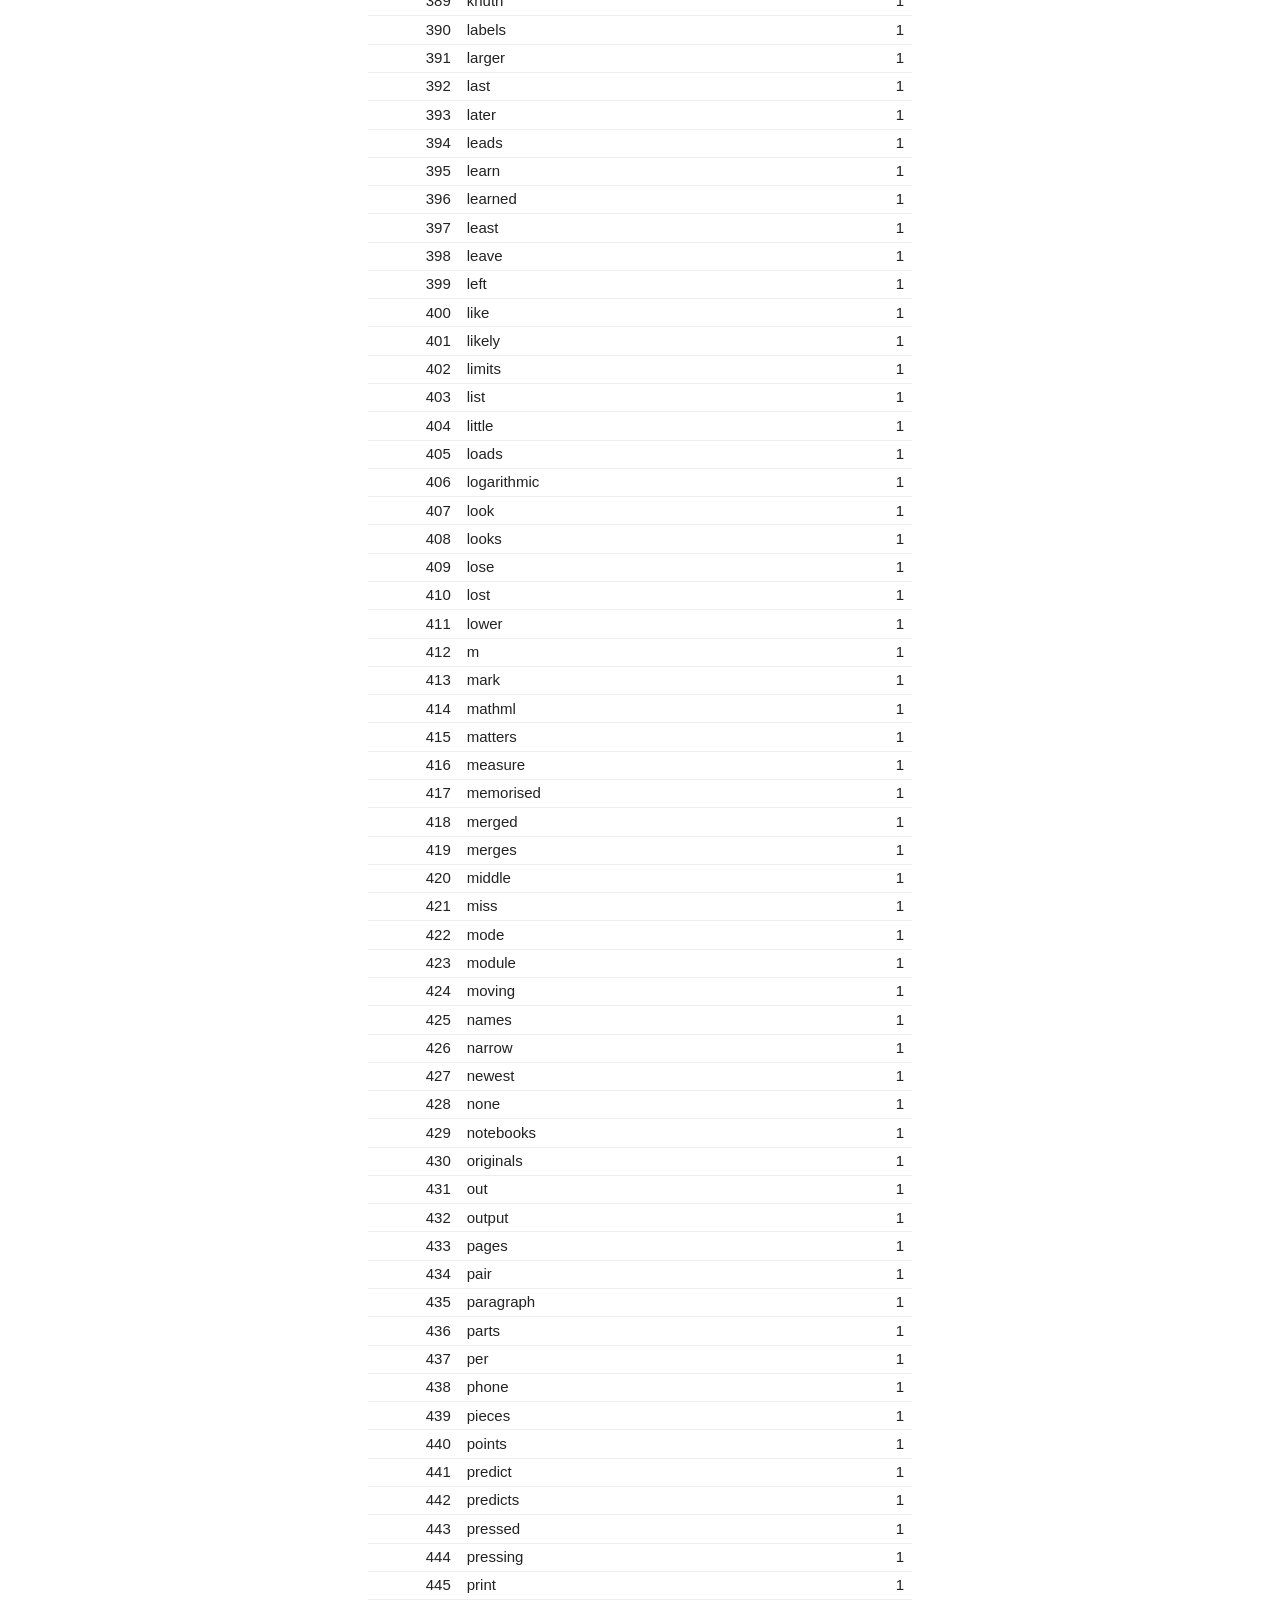
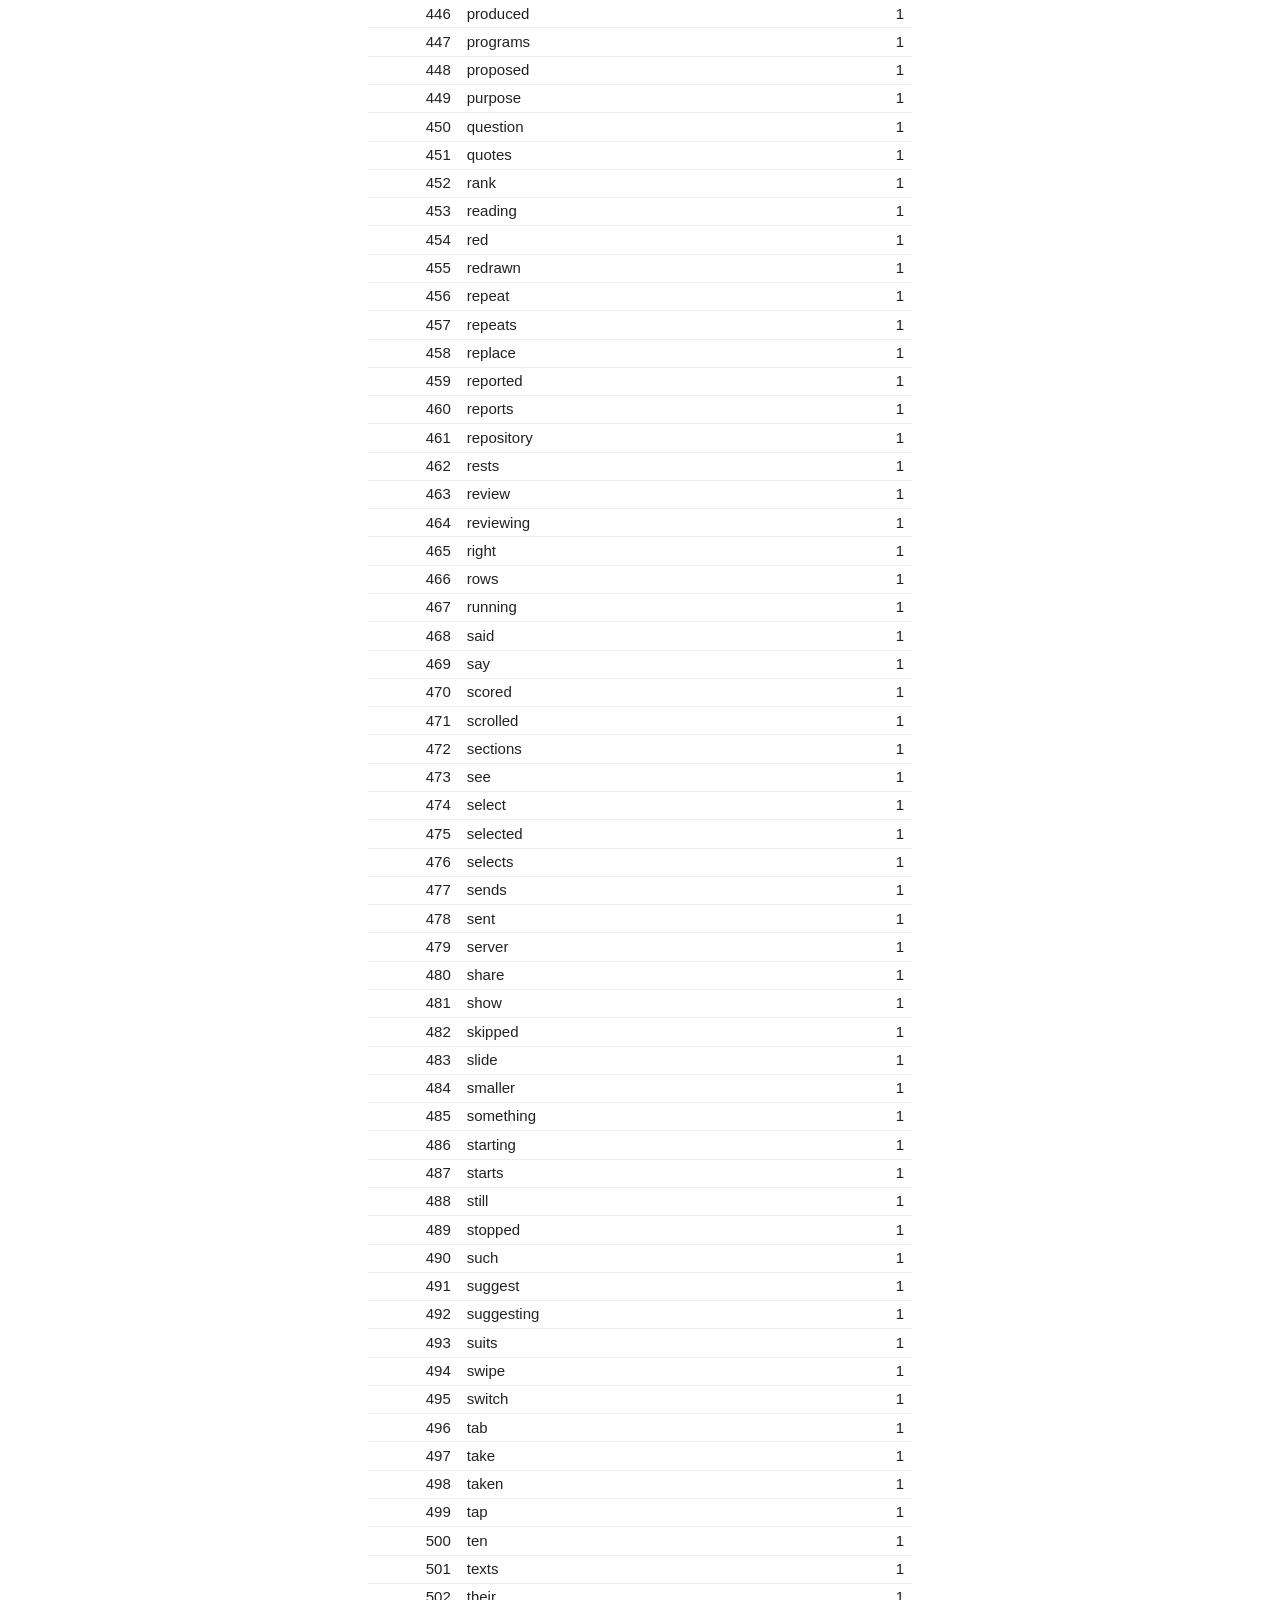
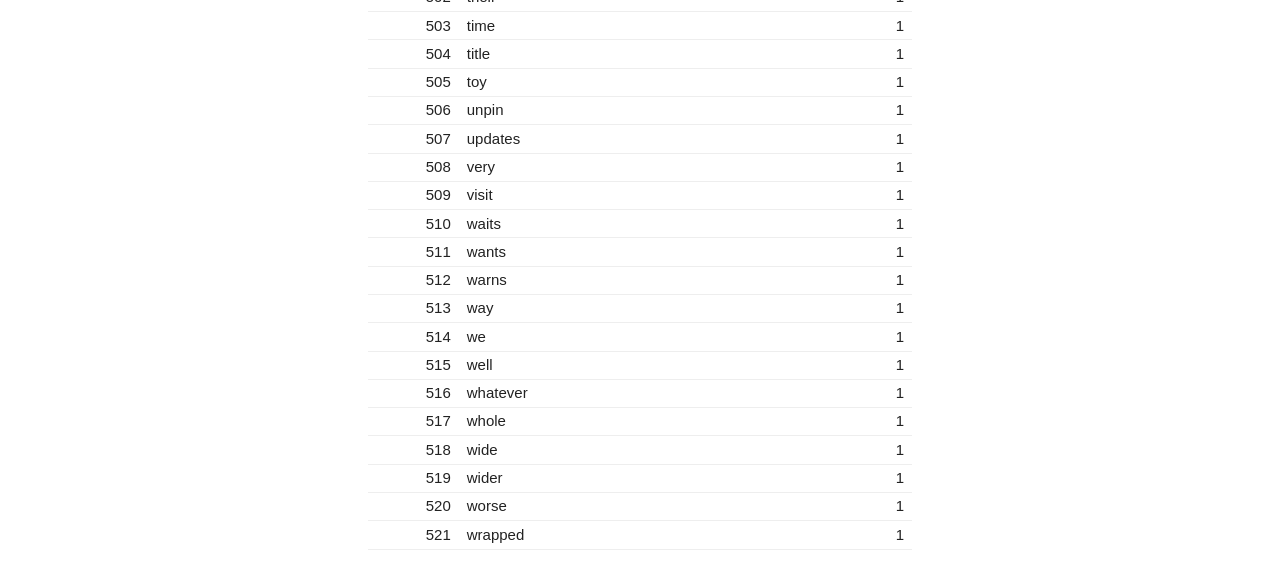
<file: docs/html-papers/live/words.html>
<!doctype html>
<html lang="en">
	<head>
		<meta charset="utf-8" />
		<title>Every word of the paper</title>
		<style>
			body {
				font:
					15px/1.5 Helvetica,
					Arial,
					sans-serif;
				max-width: 34rem;
				margin: 2rem auto;
				padding: 0 1rem;
				color: #222;
			}
			input {
				font: inherit;
				width: 100%;
				box-sizing: border-box;
				padding: 0.3rem 0.5rem;
			}
			table {
				border-collapse: collapse;
				width: 100%;
				margin-top: 1rem;
			}
			th,
			td {
				text-align: left;
				padding: 0.15rem 0.5rem;
				border-bottom: 1px solid #eee;
			}
			td:first-child,
			td:last-child,
			th:first-child,
			th:last-child {
				text-align: right;
				font-variant-numeric: tabular-nums;
			}
			.bar {
				display: inline-block;
				height: 0.6em;
				background: #3b5a8c;
				vertical-align: baseline;
			}
		</style>
	</head>
	<body>
		<!-- Every word of the paper and how often it is used: the page behind the paper's
		     word-count figure, which links here instead of framing it. The counts are the
		     build's (data.js, written by experiment.py). -->
		<h1>Every word of the paper</h1>
		<p>
			<a href="../index.html#fig:words">Back to the paper</a>.
			<span id="summary"></span>
		</p>
		<input id="filter" type="search" placeholder="Filter: type part of a word" />
		<table>
			<thead>
				<tr>
					<th>rank</th>
					<th>word</th>
					<th></th>
					<th>times used</th>
				</tr>
			</thead>
			<tbody id="rows"></tbody>
		</table>
		<script src="data.js"></script>
		<script>
			const words = window.PAPER_DATA.words;
			const rows = document.getElementById("rows"),
				filter = document.getElementById("filter");
			const total = words.reduce((sum, w) => sum + w[1], 0);
			document.getElementById("summary").textContent =
				`${words.length} different words, used ${total} times in all.`;
			function draw() {
				const part = filter.value.trim().toLowerCase();
				rows.replaceChildren();
				words.forEach(([word, count], i) => {
					if (!word.includes(part)) return;
					const tr = rows.insertRow();
					tr.insertCell().textContent = i + 1;
					tr.insertCell().textContent = word;
					const bar = document.createElement("span");
					bar.className = "bar";
					bar.style.width = (100 * count) / words[0][1] + "%";
					tr.insertCell().append(bar);
					tr.insertCell().textContent = count;
				});
			}
			filter.addEventListener("input", draw);
			draw();
		</script>
	</body>
</html>
</file>
<file: html-papers/html-papers.css>
/* Layout for a paper as a web page: three columns. Contents at the left (contents.js), the
   text (body), and a side column at the right for notes and previews (popups.js) and for
   comments (review.js). The two outer columns can be dragged wider or narrower. Load it before
   the page's own stylesheet, which sets type, colours and the rest.
   From https://github.com/mivanit/pandoc-utils, html-papers/.

   By window width:
   - from 62rem: all three columns (the contents can be unpinned to a tab at the edge);
   - from 760px: text and side column; the contents slide over the text;
   - below 760px (a phone): the text alone. A tap on a link opens its note in the text, under
     the paragraph; the contents open from a button, or a swipe to the right.

   Shared between the scripts and this file:
   - on <html>: --toc and --side (the outer columns' widths, set by dragging), --gap, --pad,
     --text-min, --text-max (here; menu.js sets --text-max); .toc-pinned and .toc-open
     (contents.js); .review-on (review.js); .lines-off (menu.js: no lines to notes or comments);
   - --doc-side-left and --doc-side-width (here): where the side column is. review.js puts its
     comments there instead of in a column of its own;
   - data-doc-chrome on anything a script adds to the page (not the document's text);
   - data-doc-avoid on a box that review.js's comment lines pass behind, data-doc-reserve on
     one its comment cards keep clear of (a note);
   - a `doclayout` event on document after such boxes, or the text, move (keep-place.js then
     keeps the reader's place); a `doccolumn` event
     from popups.js, which lays out the side column, asking other scripts for their boxes;
   - window.DocOptions: what the reader can change, listed by menu.js.
   The breakpoints live only here: popups.js reads the layout it finds (is there a side
   column?) instead of repeating them. */

:root {
  --toc: 15rem;       /* contents column: drag its right edge */
  --side: 26rem;      /* side column: drag its left edge */
  --side-share: 0.36; /* of what text and side column share, when there is not room for both in
                         full; 1 once the reader set a width (popups.js): the text gives way */
  --gap: 2.5rem;      /* between the text and the side column */
  --pad: 1.5rem;      /* the text's own side padding */
  --text-min: 22rem;
  --text-max: 44rem;
  /* worked out below */
  --toc-w: 0rem;      /* the contents column while it is docked, else nothing */
  --side-w: 0rem;     /* the side column where there is one */
  --text: var(--text-max);
}
body {
  position: relative;
  max-width: var(--text);
  margin: 0 auto;
  padding: 2rem var(--pad);
}
/* Text and side column, centred as one in what the contents leave. The side column has its
   width (--side) while the text has its full width beside it. With less room than that it
   takes at most 36% of what the two share, so both narrow together with the window, unless the
   reader dragged it: then it keeps the width asked for and the text narrows, down to
   --text-min. The side column stops at 10rem. Whatever widths were dragged, the three fit.
   The 2rem is the least margin left and right. */
@media (width >= 760px) {
  :root {
    --fixed: calc(var(--gap) + 2 * var(--pad) + 2rem);
    --room: calc(100vw - var(--toc-w) - var(--fixed));  /* for the text and the side column */
    --side-w: max(10rem, min(var(--side), max(calc(var(--room) * var(--side-share)), calc(var(--room) - var(--text-max))), calc(var(--room) - var(--text-min))));
    --text: clamp(var(--text-min), calc(var(--room) - var(--side-w)), var(--text-max));
    --body-left: calc(var(--toc-w) + max(1rem, (100vw - var(--toc-w) - var(--text) - var(--side-w) - var(--gap) - 2 * var(--pad)) / 2));
    --doc-side-left: calc(var(--body-left) + var(--text) + 2 * var(--pad) + var(--gap));
    --doc-side-width: var(--side-w);
  }
  body { margin-left: var(--body-left); margin-right: 0; }
}
@media (width >= 62rem) {
  /* as wide as it was dragged, while the text and the side column keep their least widths */
  html.toc-pinned { --toc-w: clamp(8rem, var(--toc), calc(100vw - var(--fixed) - var(--text-min) - 10rem)); }
}
@media (max-width: 600px) { :root { --pad: 1rem; } body { padding-top: 1rem; padding-bottom: 1rem; } }

/* the edges that drag (contents.js, popups.js): a faint line, stronger under the pointer */
.col-handle { width: 9px; cursor: col-resize; z-index: 21; touch-action: none; display: none; }
.col-handle::after { content: ''; position: absolute; top: 0; bottom: 0; left: 4px; width: 1px; background: #eceef1; }
.col-handle:hover::after, .col-handle.dragging::after { left: 3px; width: 3px; background: #9aa7bd; }
html.col-dragging, html.col-dragging * { cursor: col-resize !important; user-select: none !important; }
#toc-handle { position: fixed; top: 0; bottom: 0; left: calc(var(--toc-w) - 5px); }
#side-handle { position: absolute; top: 0; bottom: 0; left: calc(100% + var(--gap) / 2 - 4px); }
@media (width >= 760px) { #side-handle { display: block; } }
@media (width >= 62rem) { html.toc-pinned #toc-handle { display: block; } }

/* contents (contents.js): pinned, the left column. Unpinned, or where there is no room for
   three columns (below 62rem, e.g. zoomed in), a thin tab at the left edge: the panel slides
   out over the page while the pointer is left of the text or on the tab. On a phone the tab is
   a round button at the bottom, and a swipe to the right opens the panel too. */
#toc-tab {
  position: fixed; left: 0; top: 0; bottom: 0; width: 1.1rem; z-index: 19;
  border: 0; border-right: 1px solid #e4e6ea; padding: 0; background: #fafbfc; cursor: pointer;
  color: #8a909b; font: inherit; font-size: 0.7rem; letter-spacing: 0.08em;
}
#toc-tab span { display: inline-block; writing-mode: vertical-rl; transform: rotate(180deg); }
#toc-tab:hover { background: #f0f2f5; color: #444; }
#toc-nav {
  position: fixed; left: 0; top: 0; bottom: 0; width: min(var(--toc), 86vw); z-index: 20; box-sizing: border-box;
  overflow-y: auto; padding: 1rem 0.9rem 2rem 1rem; background: #fafbfc; border-right: 1px solid #dde0e5;
  font-size: 0.82rem; line-height: 1.35; transform: translateX(-100%); transition: transform 0.15s ease;
}
.toc-open #toc-nav { transform: none; box-shadow: 2px 0 10px rgba(0, 0, 0, 0.08); }
.toc-top { display: flex; flex-wrap: wrap; justify-content: space-between; align-items: baseline; gap: 0.3rem; margin-bottom: 0.6rem; }
.toc-title { flex: 1; }
.toc-title { font-weight: 600; color: #222; text-decoration: none; font-size: 0.9rem; }
.toc-pin, .toc-menu, .toc-review {
  border: 1px solid #d5d9e0; border-radius: 3px; background: white; color: #555;
  font: inherit; font-size: 0.75rem; padding: 0.05rem 0.45rem; cursor: pointer;
}
.toc-pin[aria-pressed="true"] { background: #e8ecf3; color: #222; }
#toc-nav ol { list-style: none; margin: 0; padding: 0; }
#toc-nav li a { display: block; padding: 0.18rem 0.4rem; border-radius: 3px; color: #444; text-decoration: none; }
#toc-nav li a:hover { background: #eef0f4; color: #111; }
#toc-nav li.toc-h1 { margin-top: 0.45rem; }
#toc-nav li.toc-h1 a { font-weight: 600; color: #222; }
#toc-nav li.toc-h2 a { padding-left: 1.4rem; }
#toc-nav li.toc-h3 a { padding-left: 2.4rem; }
#toc-nav a.current { background: #e4e9f2; color: #111; }
.toc-num { color: #888; font-variant-numeric: tabular-nums; margin-right: 0.15rem; }
@media (width >= 62rem) {
  html.toc-pinned #toc-nav { transform: none; box-shadow: none; width: var(--toc-w); transition: none; }
}
@media (width < 760px) {
  #toc-tab {
    top: auto; bottom: 0.9rem; left: 0.9rem; width: 2.6rem; height: 2.6rem; border: 1px solid #d5d9e0;
    border-radius: 50%; box-shadow: 0 1px 6px rgba(0, 0, 0, 0.18); font-size: 1.1rem; letter-spacing: 0; color: #444;
  }
  #toc-tab span { display: none; }
  #toc-tab::before { content: '\2630'; }
  html.review-on #toc-tab { bottom: calc(45vh + 0.9rem); }  /* above review.js's sheet */
}
.live-active > .live-static { display: none; }
@media print {
  :root, html.toc-pinned { --toc-w: 0rem; --side-w: 0rem; --text: 100%; }
  body { max-width: none; margin: 0; padding: 0; overflow: visible; }
  #toc-tab, #toc-nav, #margin-notes, #note-lines, .col-handle, #doc-menu,
  .margin-note, .live-open, .live-bar, .interactive-wrap, .figure-sheet { display: none !important; }
  .live-active > .live-static { display: block; }
}

/* margin notes (popups.js) */
#margin-notes { position: absolute; top: 0; left: calc(100% + var(--gap)); width: var(--side-w); }
.margin-note {
  position: absolute; left: 0; right: 0;
  font-size: 0.82rem; line-height: 1.45; color: #444;
  border-left: 2px solid #d5d9e0; padding: 0.1rem 0 0.1rem 0.7rem;
}
.margin-note p { margin: 0 0 0.4rem; }
.note-head { font-weight: 600; color: #222; }
.note-ref + .note-ref { margin-top: 0.4rem; }
.note-ref .csl-left-margin { display: inline; float: none; min-width: 0; font-weight: 600; margin-right: 0.3em; }
.note-ref .csl-right-inline { display: inline; margin: 0; padding: 0; }
.note-ref a { overflow-wrap: anywhere; }
.note-close { float: right; border: 0; background: none; color: #888; cursor: pointer; font-size: 1rem; line-height: 1; padding: 0 0 0 0.4rem; }
.note-more { white-space: nowrap; }
.margin-note[data-key="hover"] { cursor: pointer; }  /* a click pins it */
.margin-note[data-key="hover"] a { cursor: auto; }
/* a cross-reference's preview: a copy of the section/figure/table in a box, as wide as the
   window allows (popups.js place) */
.margin-note.preview {
  right: auto; z-index: 6; max-height: 70vh; overflow-y: auto; box-sizing: border-box;
  background: white; border: 1px solid #d5d9e0; border-radius: 6px; padding: 0.5rem 0.8rem;
  box-shadow: 0 2px 12px rgba(0, 0, 0, 0.12); font-size: 0.78rem; color: #333;
}
.preview .note-close { position: sticky; top: 0; }
/* a figure or table in a preview: laid out as wide as it is in the text, then scaled to the
   box (popups.js fit), so it reads as it does there and needs no scrollbar; its caption stays
   at the note's own size */
.preview-fit { zoom: var(--fit, 1); }
.preview-fit > figure > figcaption { zoom: calc(1 / var(--fit, 1)); }
.preview h1, .preview h2, .preview h3, .preview h4 { font-size: 1.05rem; margin: 0.2rem 0 0.4rem; }
.preview figure { margin: 0.3rem 0; }
.preview table { margin: 0.3rem 0; font-size: 1em; }
.preview table caption { font-size: inherit; margin-top: 0; }
.preview pre { padding: 0.5rem; }
.preview-subs { border-top: 1px solid #e4e6ea; margin-top: 0.5rem; padding-top: 0.3rem; }
.preview-subs a { display: block; text-decoration: none; padding: 0.1rem 0; }
.preview-subs .preview-sub-h3, .preview-subs .preview-sub-h4 { padding-left: 1.2rem; }
/* the line to each note (popups.js draw): from a dot at the end of the anchor's line of text,
   through the gutter, to the note. The anchor of an open note is tinted; under the pointer,
   or with the pointer on its note, anchor and line are stronger */
#note-lines { position: absolute; left: 0; top: 0; width: 1px; height: 1px; overflow: visible; pointer-events: none; z-index: 4; }
#note-lines path { fill: none; stroke: #c3c9d3; stroke-width: 1; }
#note-lines circle { fill: #b0b8c5; }
#note-lines path.active { stroke: #5b78a8; stroke-width: 1.5; }
#note-lines circle.active { fill: #5b78a8; }
.note-open { background: #eef1f6; border-radius: 2px; }
.note-active { background: #dbe4f3; }
html.lines-off #note-lines { display: none; }
/* a table note's * (a footnote in a cell) hangs past the number, so right-aligned digits line
   up; the whole cell shows the note on hover */
.cell-note { position: absolute; }
.cell-note-body { display: none; }
.cell-note-toggle { border: 0; padding: 0 0.15em; background: none; color: inherit; font: inherit; cursor: pointer; }
td:has(.cell-note), th:has(.cell-note) { cursor: help; }

/* a live figure (live-figures.js): the static image until clicked, then the page's chart */
.fig-static.clickable { cursor: pointer; position: relative; }
.live-open { font-size: 0.85rem; }
.live-open[hidden] { display: none; }
.interactive-wrap { overflow: hidden; }
.interactive-figure { display: block; width: 100%; border: 0; transform-origin: 0 0; }
/* its buttons: in the margin note, or under the frame (.live-bar) without popups.js */
.open-full { display: inline-block; padding: 0.25rem 0.6rem; margin: 0 0.4rem 0.4rem 0; border: 1px solid #3b5a8c; border-radius: 4px; text-decoration: none; }
button.open-full { background: white; color: #3b5a8c; font: inherit; cursor: pointer; }
.live-bar { margin-top: 0.4rem; }
/* without a margin: a live figure opens in a screen-wide panel */
.figure-sheet { position: fixed; inset: 0; margin: 0; padding: 0; border: 0; width: 100%; height: 100%; max-width: none; max-height: none; background: white; overflow-y: auto; }
.sheet-bar { position: sticky; top: 0; display: flex; justify-content: space-between; gap: 0.5rem; padding: 0.6rem; background: white; border-bottom: 1px solid #ddd; }
.sheet-bar .open-full { margin: 0; }
body.sheet-open { overflow: hidden; }

/* code that runs (run-code.js): a button on the block, and its panel: a note in the side
   column (.run-note), in the text on a phone, or under the block without popups.js */
.run-block { position: relative; }
.run-open {
  position: absolute; top: 0.35rem; right: 0.35rem; border: 1px solid #3b5a8c; border-radius: 4px;
  background: white; color: #3b5a8c; font: 0.75rem/1.3 system-ui, -apple-system, "Segoe UI", sans-serif;
  padding: 0.12rem 0.5rem; cursor: pointer; opacity: 0.85;
}
.run-open:hover, .run-open[aria-expanded="true"] { background: #3b5a8c; color: white; opacity: 1; }
pre.run-output { position: relative; border-left: 3px solid #b9c2d0; }
pre.run-output::before { content: 'Output'; position: absolute; top: 0.2rem; right: 0.5rem; font: 0.7rem system-ui, sans-serif; color: #8a909b; }
.run-panel { font: 0.8rem/1.4 system-ui, -apple-system, "Segoe UI", sans-serif; color: #222; }
/* as tall as what is in it: its own boxes scroll, the note does not (popups.js caps a preview) */
.margin-note.run-note { max-height: none !important; overflow: visible; }
.run-block + .run-panel { margin: 0.6rem 0 1rem; padding: 0.6rem 0.8rem; border: 1px solid #d5d9e0; border-radius: 6px; }
.run-tabs { display: flex; flex-wrap: wrap; gap: 0.2rem; margin: 0 1.4rem 0.3rem 0; }
.run-tabs[hidden] { display: none; }  /* one file: no tabs */
.run-tab { border: 1px solid #d5d9e0; border-bottom: 0; border-radius: 4px 4px 0 0; background: #f4f5f7; color: #555; font: inherit; font-size: 0.75rem; padding: 0.1rem 0.5rem; cursor: pointer; }
.run-tab[aria-selected="true"] { background: white; color: #111; font-weight: 600; }
/* The code: a box that scrolls and resizes, holding the text twice in one grid cell: coloured
   (.run-hl) under the textarea, whose own text is clear. The two must wrap alike, so every
   property that places a letter is set on both, whatever the page says about pre and code. */
.run-code {
  display: grid; height: 14rem; overflow: auto; resize: vertical; border: 1px solid #cfd4dc; border-radius: 4px; background: #fbfbfc;
}
.run-code:focus-within { border-color: #3b5a8c; }
.run-panel .run-code > pre.run-hl, .run-panel .run-code > .run-editor, .run-stdin {
  box-sizing: border-box; margin: 0; padding: 0.4rem 0.5rem; border: 0; min-width: 0; width: 100%;
  font: 0.75rem/1.45 ui-monospace, SFMono-Regular, Menlo, Consolas, monospace; letter-spacing: normal; tab-size: 4;
  white-space: pre-wrap; overflow-wrap: anywhere; word-break: normal; text-indent: 0; text-align: left;
}
.run-panel .run-code > pre.run-hl, .run-panel .run-code > .run-editor { grid-area: 1 / 1; background: none; }
/* the coloured layer is as tall as the text and so sets the cell's height; the textarea fills it */
.run-panel .run-code > pre.run-hl { color: #1a1a1a; pointer-events: none; max-height: none; overflow: visible; }
.run-panel .run-code > pre.run-hl code { font: inherit; white-space: inherit; overflow-wrap: inherit; padding: 0; background: none; color: inherit; }
/* colour only: a bold or slanted letter may be a different width from the one typed over it */
.run-panel .run-code > pre.run-hl span { font-weight: inherit; font-style: inherit; text-indent: 0; padding: 0; }
.run-panel .run-code > .run-editor { display: block; height: 100%; overflow: hidden; resize: none; outline: 0; color: transparent; caret-color: #111; }
.run-panel .run-code > .run-editor::selection { color: transparent; background: rgba(59, 90, 140, 0.28); }
/* the page's own highlighting (pandoc's `code span.kw`, ...) colours the tokens; without one: */
:where(.run-hl) .kw, :where(.run-hl) .cf, :where(.run-hl) .im { color: #007020; }
:where(.run-hl) .st { color: #4070a0; }
:where(.run-hl) .co { color: #60a0b0; }
:where(.run-hl) .dv, :where(.run-hl) .fl { color: #40a070; }
:where(.run-hl) .bu { color: #008000; }
:where(.run-hl) .fu { color: #06287e; }
:where(.run-hl) .va { color: #19177c; }
:where(.run-hl) .at { color: #7d9029; }
.run-stdin { display: block; border: 1px solid #cfd4dc; border-radius: 4px; background: #fbfbfc; color: #1a1a1a; resize: vertical; }
.run-label { display: block; margin-top: 0.4rem; color: #555; font-size: 0.75rem; }
.run-bar { display: flex; align-items: center; gap: 0.4rem; margin: 0.5rem 0; }
.run-bar button { border: 1px solid #cfd4dc; border-radius: 4px; background: white; color: #333; font: inherit; padding: 0.15rem 0.7rem; cursor: pointer; }
.run-bar .run-go { background: #3b5a8c; border-color: #3b5a8c; color: white; font-weight: 600; }
.run-bar .run-stop { border-color: #b3261e; color: #b3261e; }
.run-status { color: #666; font-size: 0.75rem; margin-left: 0.2rem; }
.run-result pre { margin: 0 0 0.4rem; padding: 0.4rem 0.5rem; border-radius: 4px; background: #f6f7f9; font: 0.75rem/1.45 ui-monospace, SFMono-Regular, Menlo, Consolas, monospace; white-space: pre-wrap; overflow-wrap: anywhere; max-height: 24rem; overflow-y: auto; }
.run-result .run-stderr { background: #fdf3f2; color: #8c1d18; }
.run-image { display: block; max-width: 100%; height: auto; margin: 0 0 0.4rem; }
@media print { .run-open, .run-panel { display: none; } }

/* the menu (menu.js): what the reader can change, on M or from the contents' ⚙ */
#doc-menu {
  position: fixed; z-index: 2147483002; top: 3rem; left: 50%; transform: translateX(-50%); box-sizing: border-box;
  width: min(26rem, calc(100vw - 1.5rem)); max-height: calc(100vh - 4.5rem); overflow-y: auto;
  background: white; border: 1px solid #cfd4dc; border-radius: 8px; box-shadow: 0 6px 30px rgba(0, 0, 0, 0.2);
  padding: 0.8rem 1rem 0.9rem; font: 0.85rem/1.4 system-ui, -apple-system, "Segoe UI", sans-serif; color: #222;
}
#doc-menu[hidden] { display: none; }
.menu-top { display: flex; align-items: baseline; justify-content: space-between; margin-bottom: 0.5rem; }
.menu-top b { font-size: 1rem; }
.menu-close { border: 0; background: none; color: #777; cursor: pointer; font-size: 1.2rem; line-height: 1; padding: 0 0.2rem; }
.menu-row { display: flex; align-items: center; gap: 0.6rem; padding: 0.3rem 0; }
.menu-row > span { flex: 1; }
.menu-row input[type="range"] { flex: 1; min-width: 6rem; }
.menu-row output { min-width: 4.2em; text-align: right; color: #555; font-variant-numeric: tabular-nums; }
.menu-foot { display: flex; align-items: center; justify-content: space-between; gap: 0.6rem; margin-top: 0.6rem; padding-top: 0.6rem; border-top: 1px solid #e4e6ea; color: #666; font-size: 0.78rem; }
.menu-foot button { border: 1px solid #d5d9e0; border-radius: 4px; background: white; color: #333; font: inherit; padding: 0.15rem 0.6rem; cursor: pointer; }
.menu-foot kbd, .menu-row kbd { border: 1px solid #cfd4dc; border-radius: 3px; padding: 0 0.3em; background: #f7f8fa; font: inherit; }

/* a phone: no side column. A note goes in the text, under the block its link is in (popups.js) */
@media (width < 760px) {
  #margin-notes, #note-lines { display: none; }
}
.margin-note.inline {
  position: static; margin: 0.6rem 0 0.9rem; padding: 0.6rem 0.8rem; box-sizing: border-box;
  background: #f7f8fa; border: 1px solid #e1e4e9; border-left: 3px solid #b9c2d0; border-radius: 4px;
  font-size: 0.9rem; text-align: left; font-weight: normal; font-style: normal;
}
.margin-note.inline.preview { max-height: none; overflow: visible; box-shadow: none; }
.margin-note.inline .note-close { font-size: 1.4rem; padding: 0 0 0.4rem 0.8rem; position: static; }
</file>
